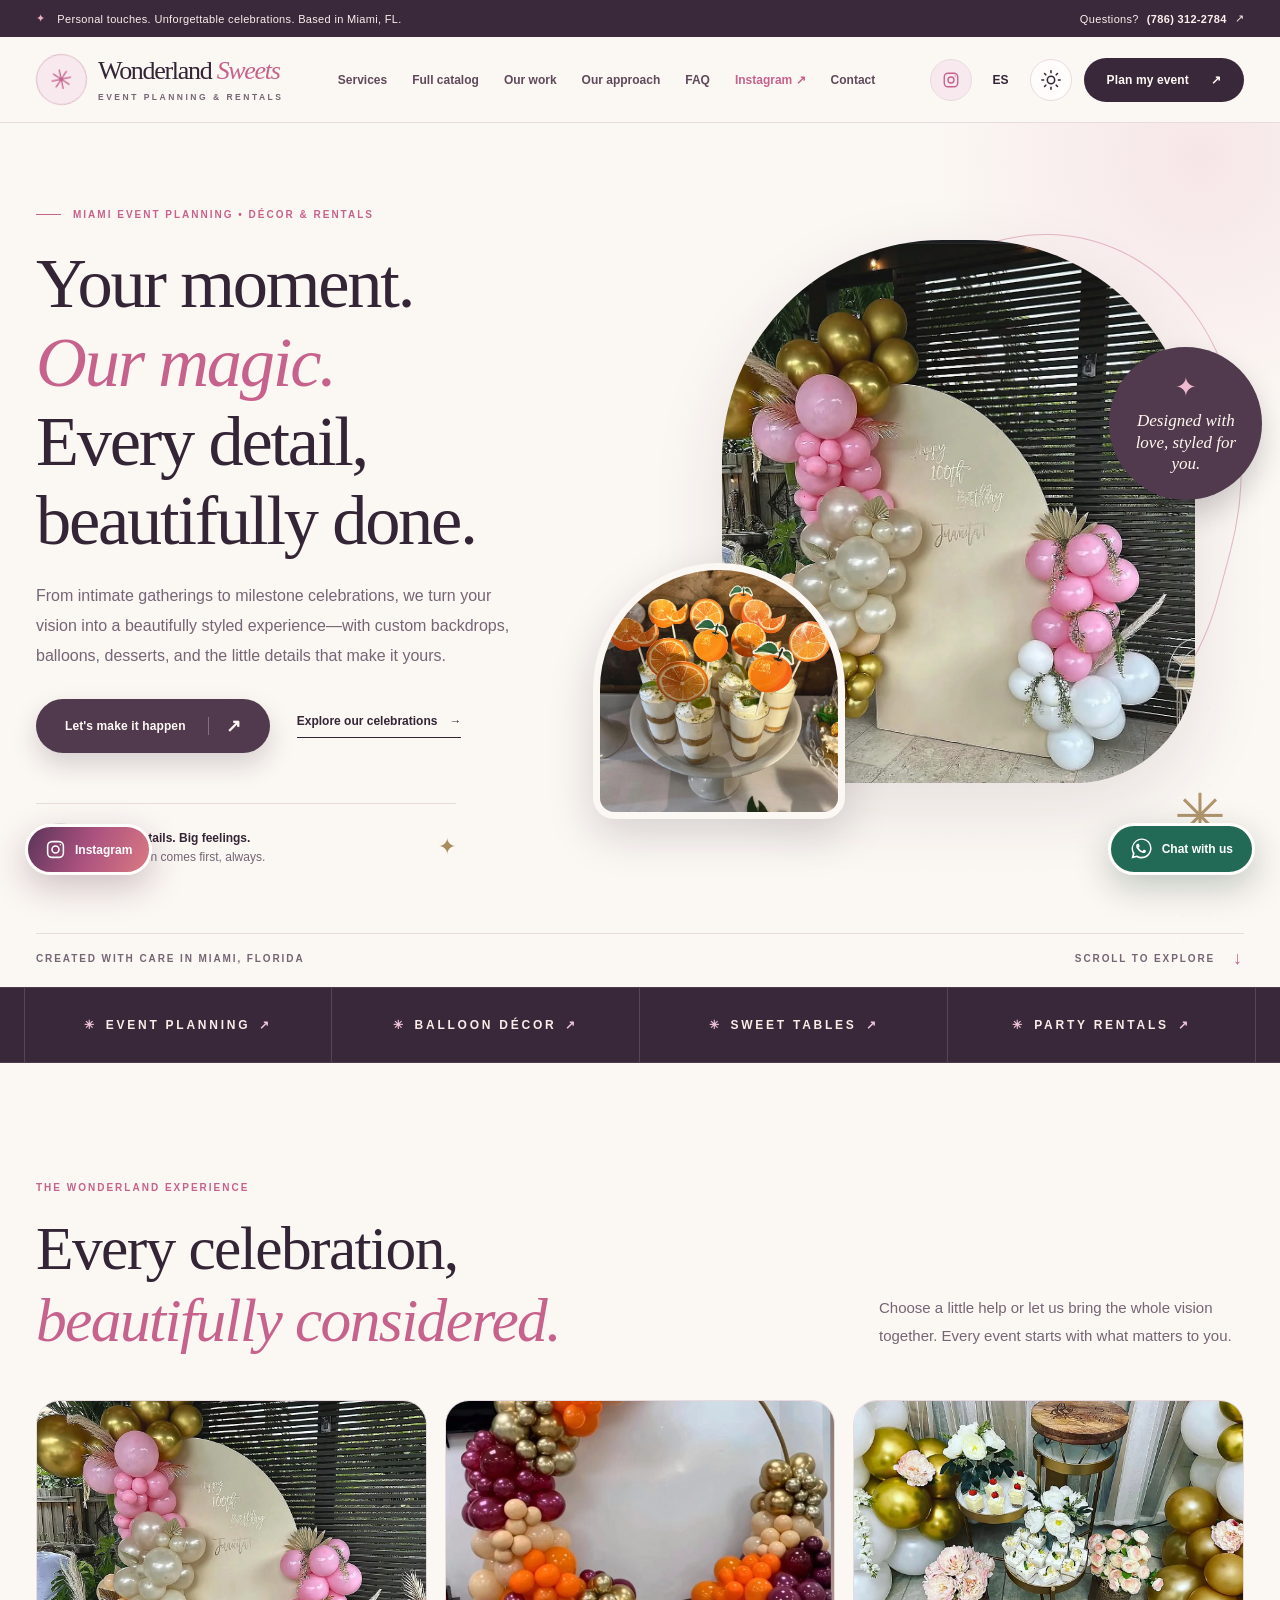
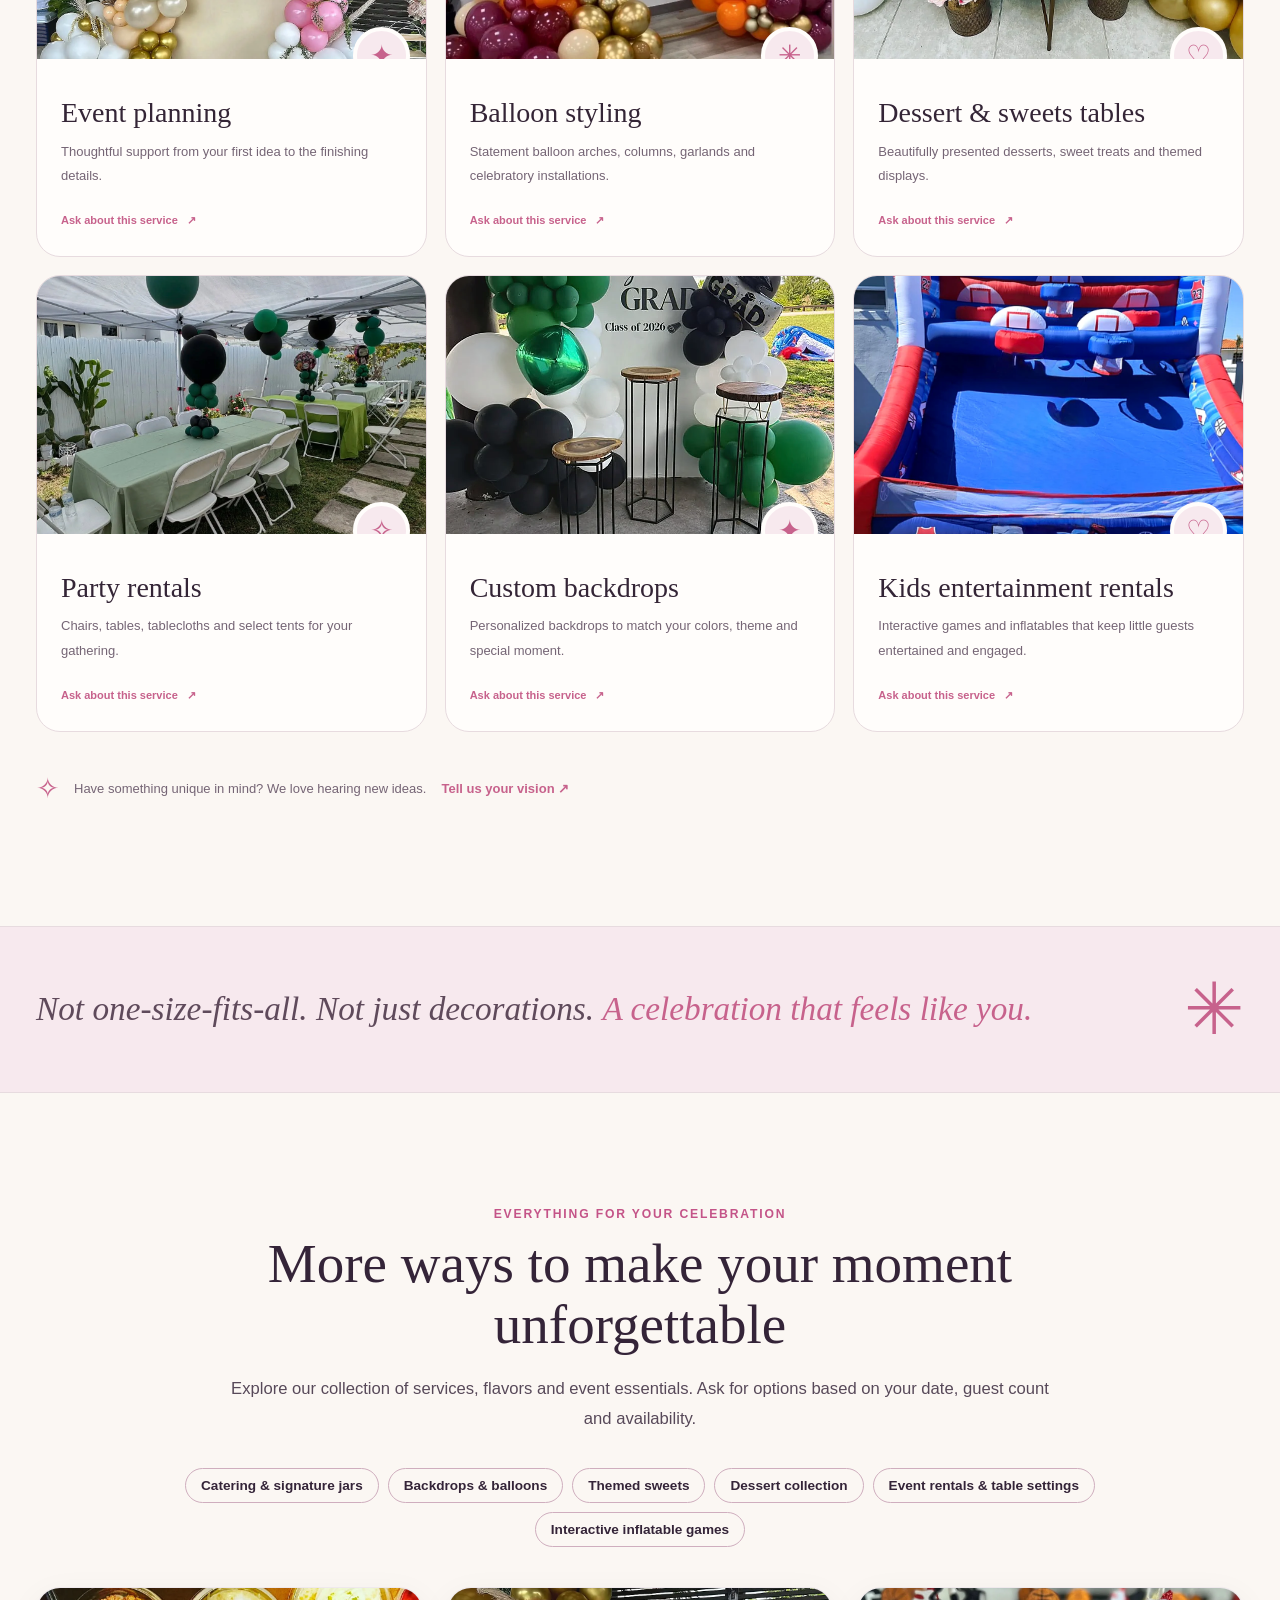
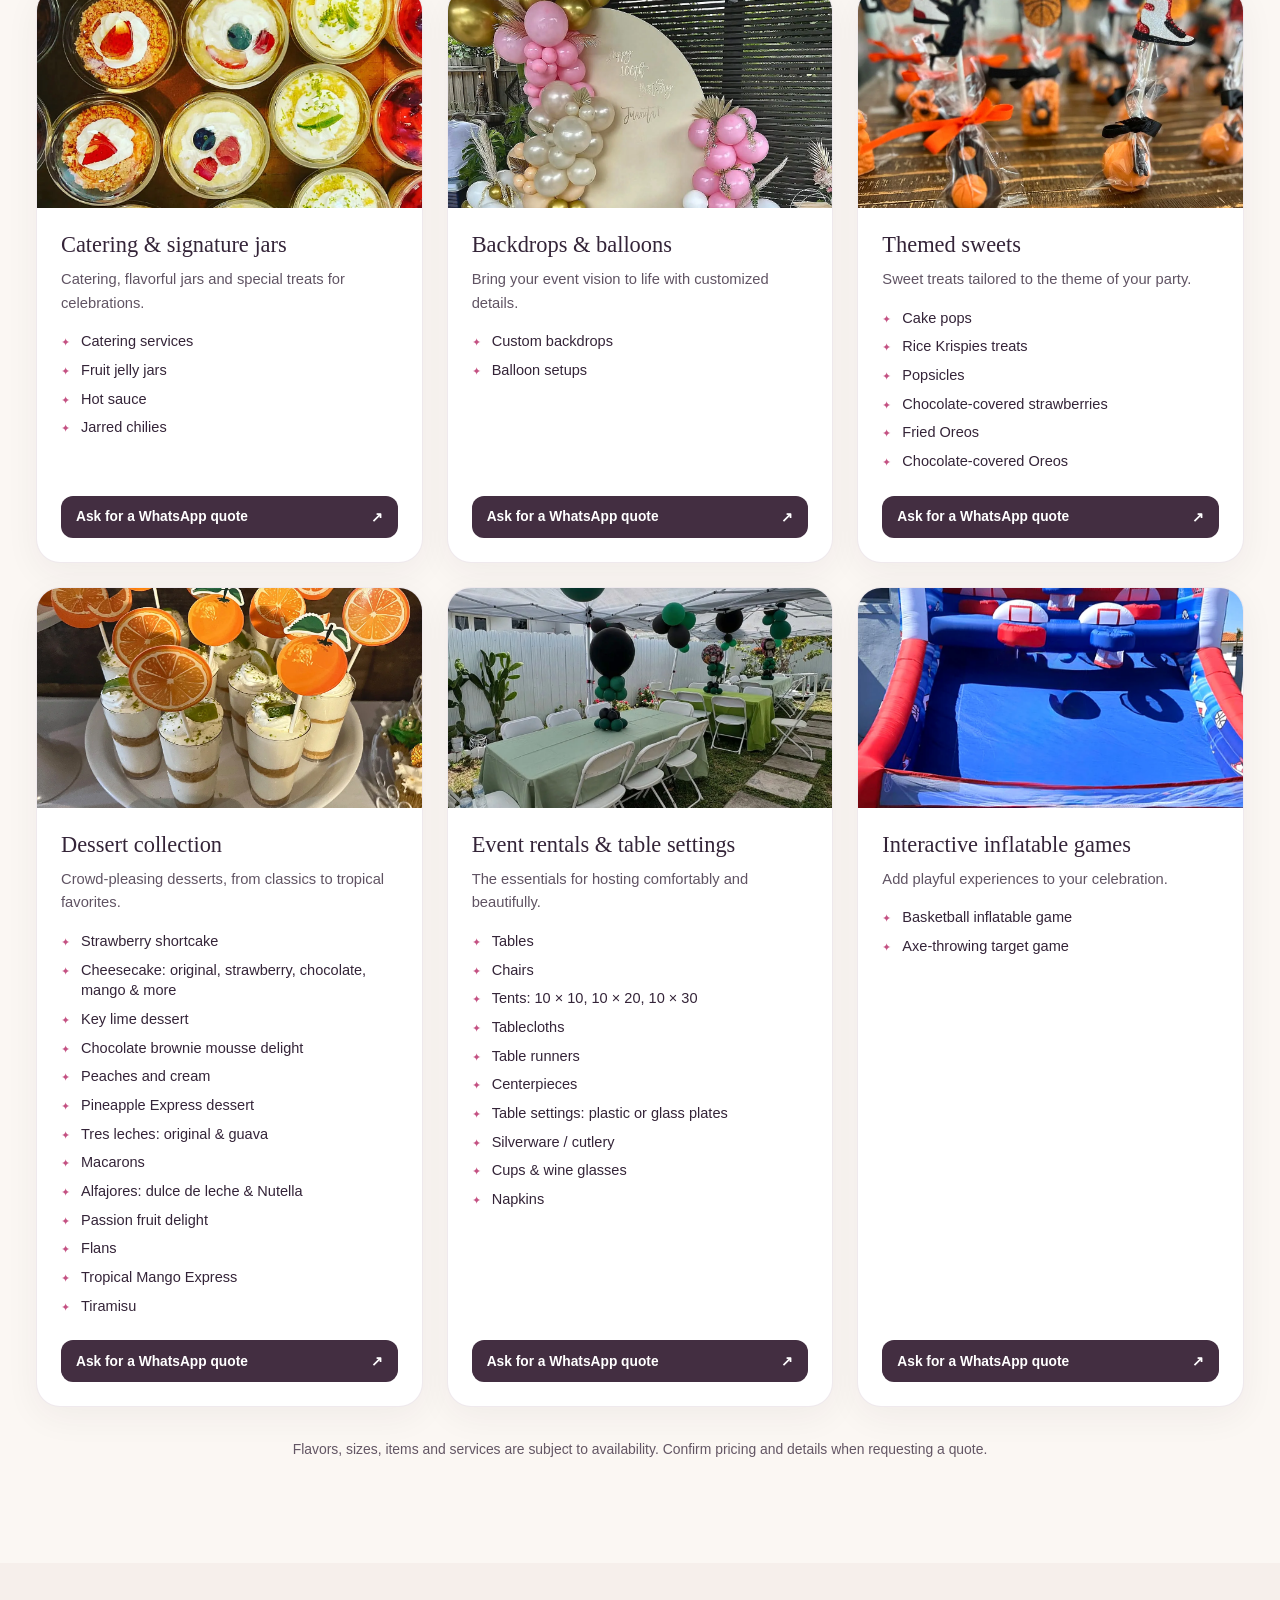
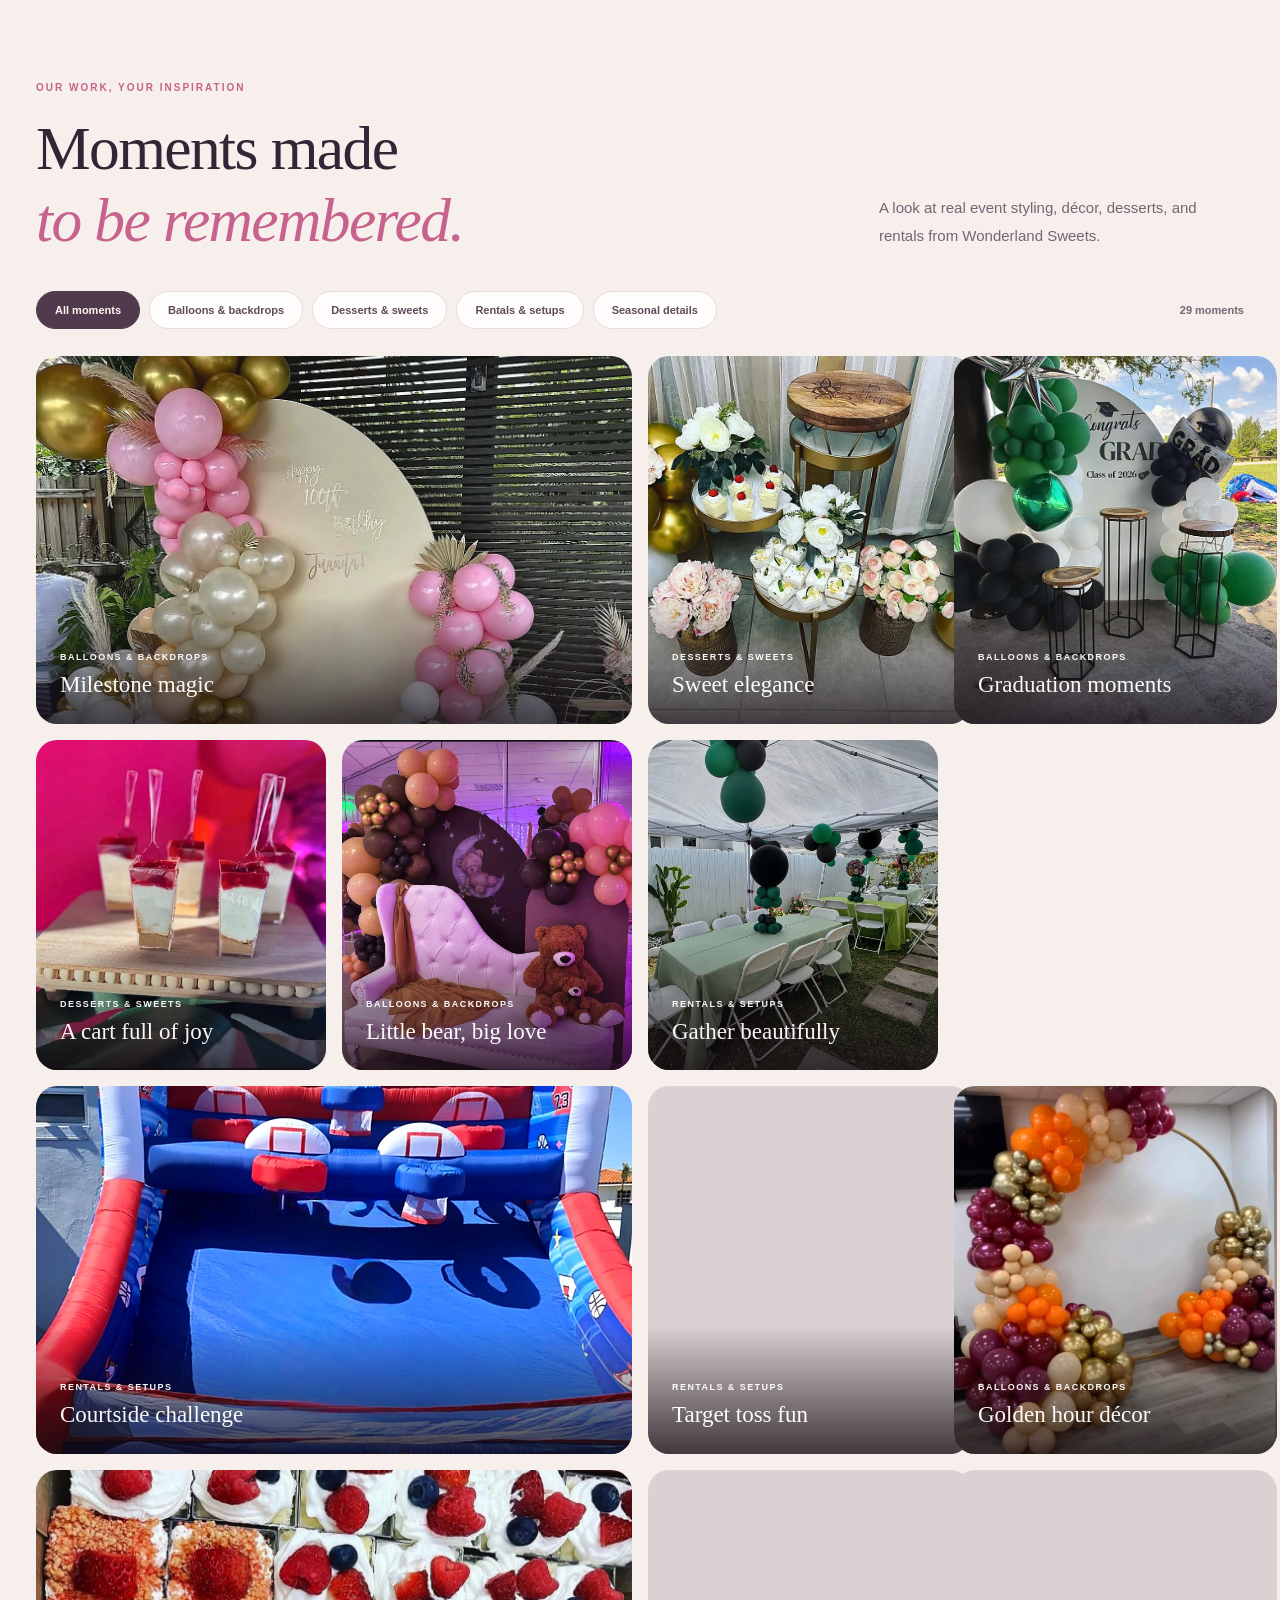
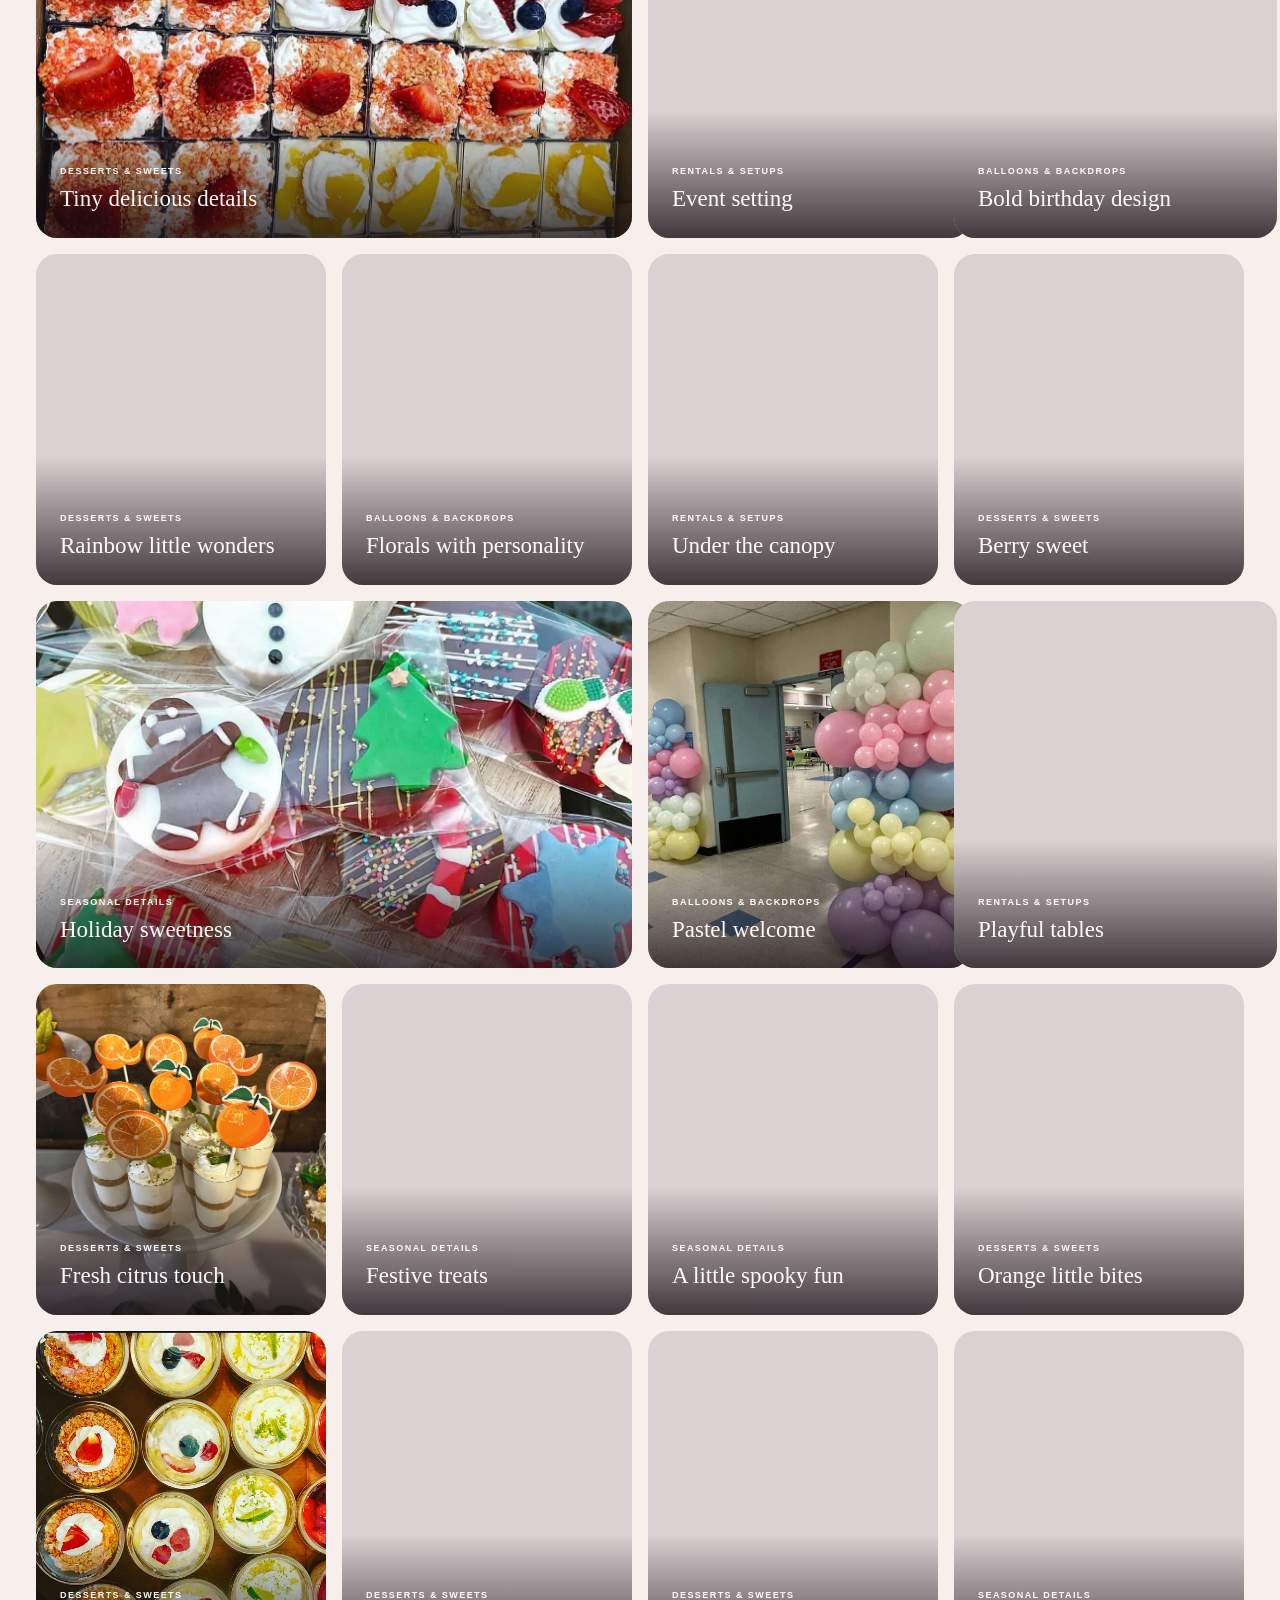
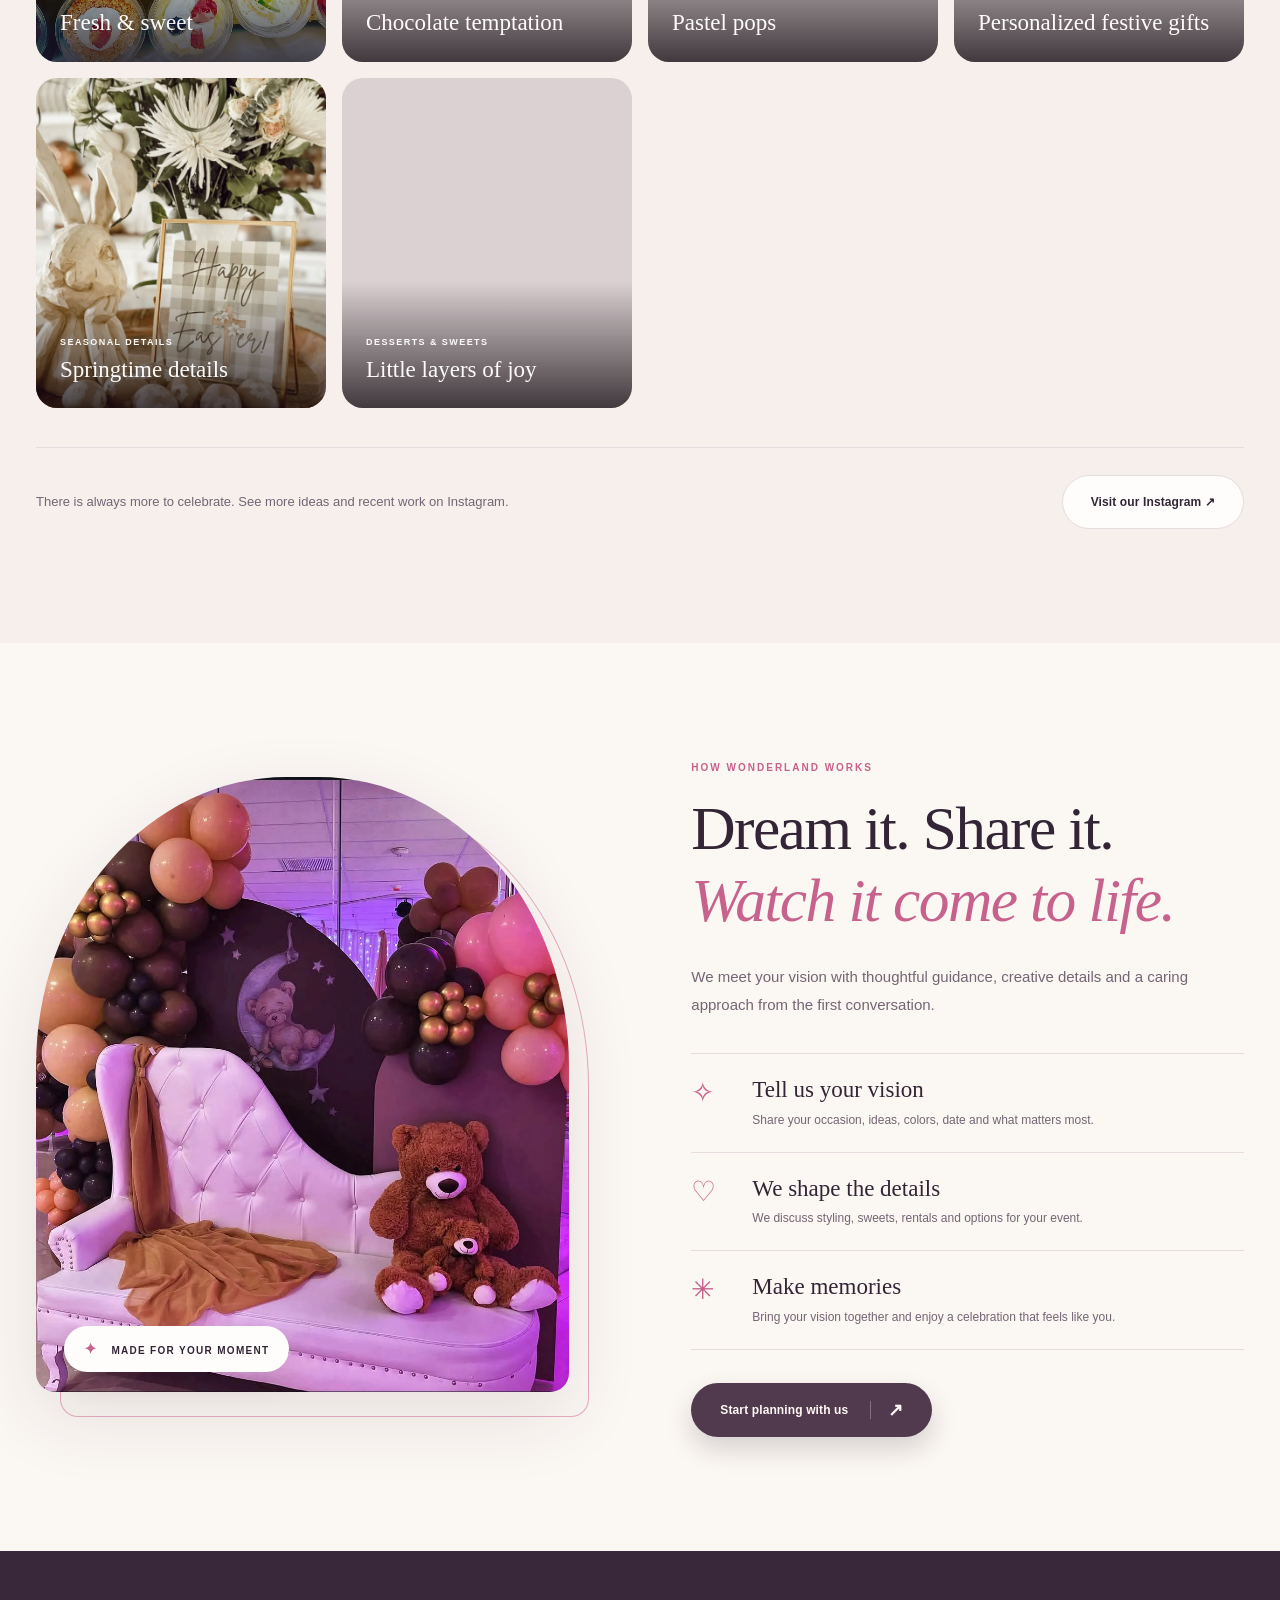
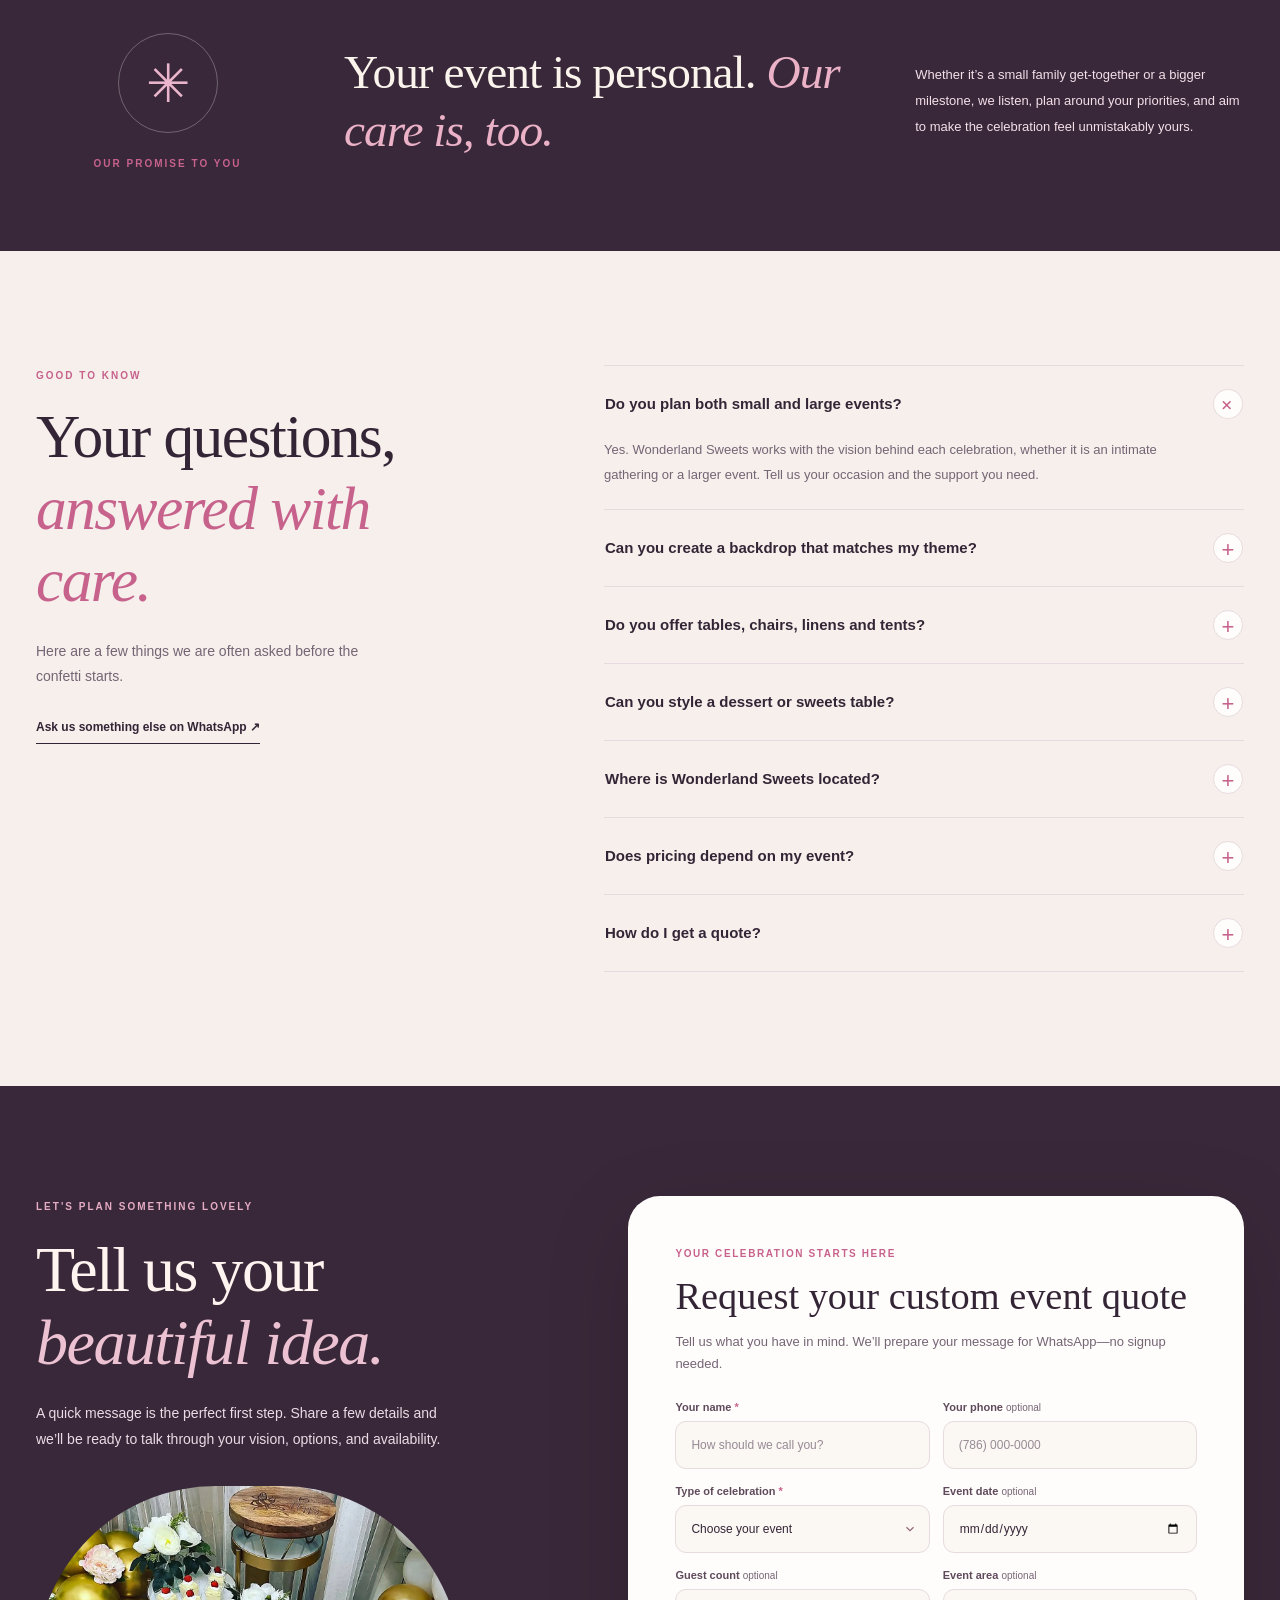
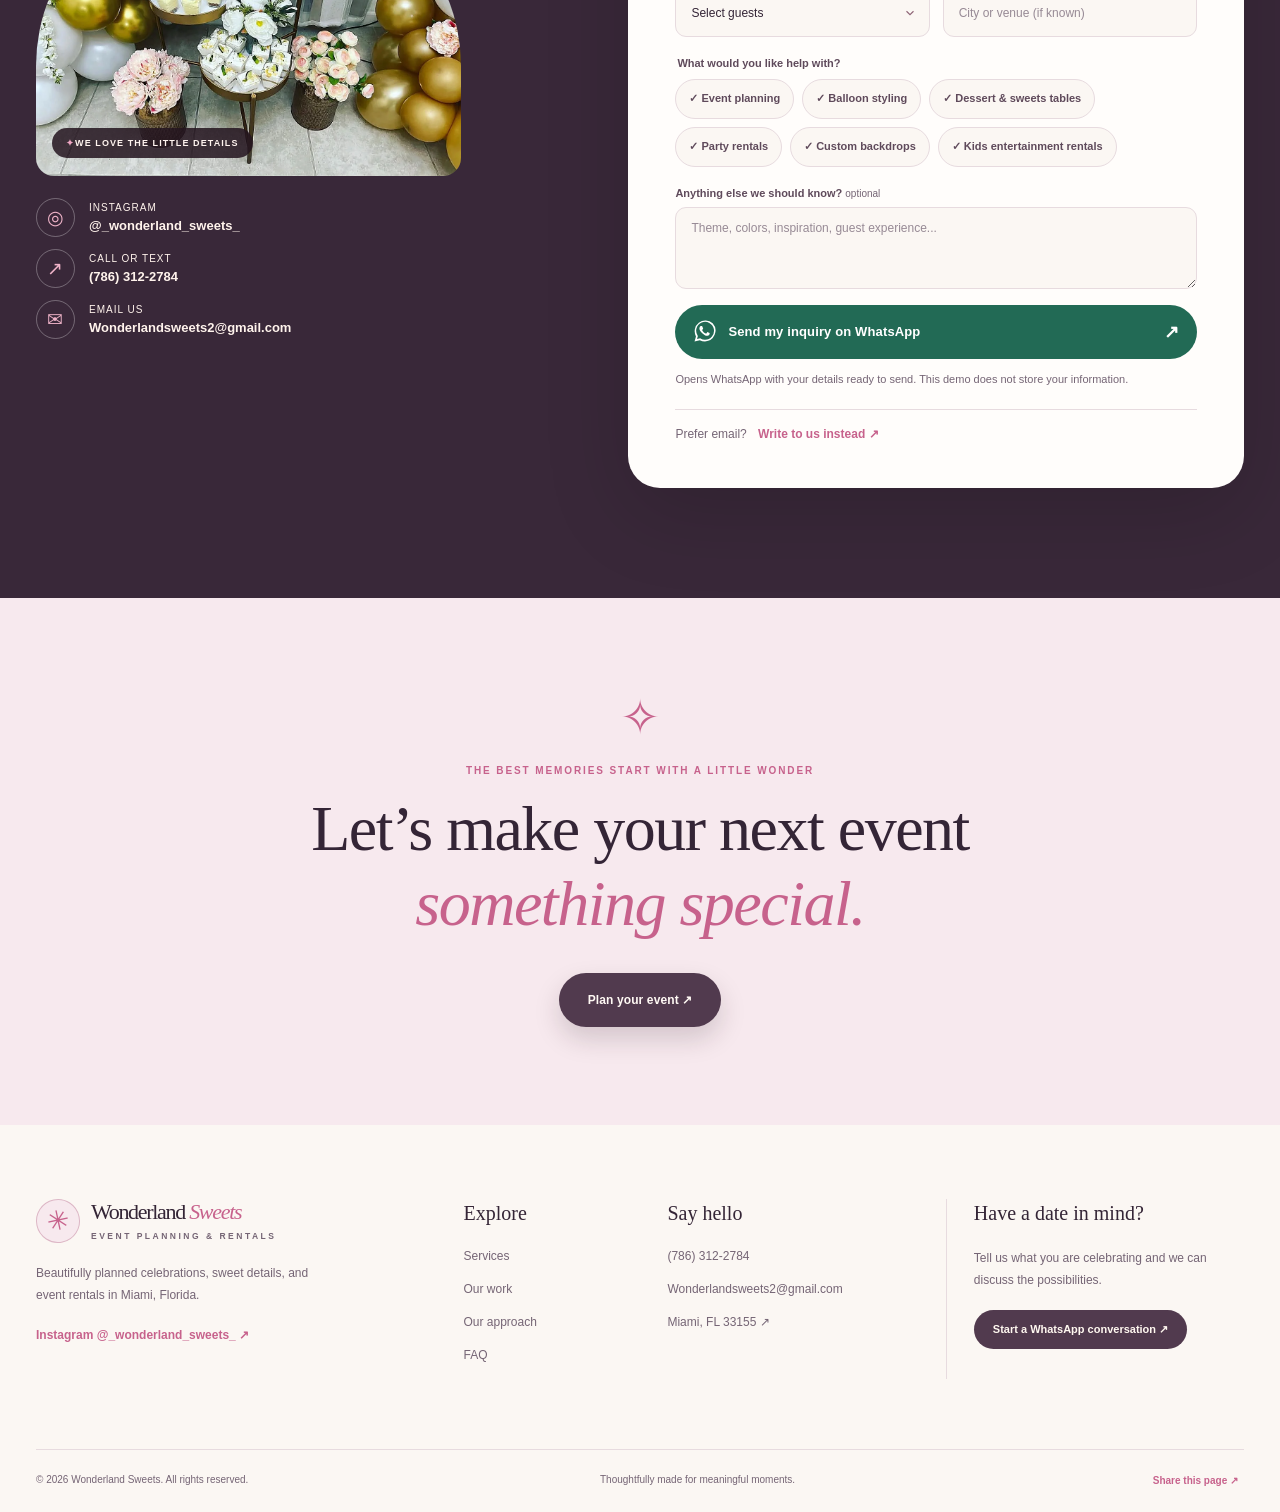
<file: index.html>
<!DOCTYPE html>
<html lang="en" data-theme="light">
<head>
  <meta charset="UTF-8"><meta name="viewport" content="width=device-width,initial-scale=1,viewport-fit=cover"><meta name="theme-color" content="#FBF7F3">
  <title>Event Planning, Balloon Décor & Sweet Tables in Miami | Wonderland Sweets</title><meta name="description" content="Wonderland Sweets plans unforgettable Miami celebrations with custom balloon décor, personalized backdrops, dessert tables, party rentals and thoughtful event styling. Ask for a custom quote.">
  <meta name="robots" content="index,follow,max-image-preview:large"><meta name="author" content="Wonderland Sweets">
  <meta name="geo.region" content="US-FL"><meta name="geo.placename" content="Miami"><meta name="format-detection" content="telephone=no">
  <!-- When a public domain is known, tools/configure_domain.py inserts absolute canonical, hreflang, and OG image URLs. -->
  <meta property="og:type" content="website"><meta property="og:site_name" content="Wonderland Sweets"><meta property="og:locale" content="en_US"><meta property="og:title" content="Wonderland Sweets | A Little Magic for Every Celebration"><meta property="og:description" content="Event planning, custom backdrops, balloon styling, dessert tables & event rentals in Miami, Florida."><meta property="og:image" content="assets/og-wonderland-sweets.jpg"><meta property="og:image:width" content="1200"><meta property="og:image:height" content="630"><meta property="og:image:alt" content="Wonderland Sweets event planning, decor and sweets in Miami">
  <meta name="twitter:card" content="summary_large_image"><meta name="twitter:title" content="Wonderland Sweets | A Little Magic for Every Celebration"><meta name="twitter:description" content="Event planning, custom backdrops, balloon styling, dessert tables & event rentals in Miami, Florida."><meta name="twitter:image" content="assets/og-wonderland-sweets.jpg">
  <link rel="icon" href="assets/favicon.svg" type="image/svg+xml"><link rel="preload" href="assets/photos/pink-gold-100th-birthday-backdrop.webp" as="image" type="image/webp"><link rel="stylesheet" href="styles.css">
  <script id="structured-data" type="application/ld+json">{"@context":"https://schema.org","@graph":[{"@type":["LocalBusiness","ProfessionalService"],"@id":"#wonderland-business","name":"Wonderland Sweets","description":"Wonderland Sweets plans unforgettable Miami celebrations with custom balloon décor, personalized backdrops, dessert tables, party rentals and thoughtful event styling. Ask for a custom quote.","image":"assets/og-wonderland-sweets.jpg","telephone":"+1-786-312-2784","email":"Wonderlandsweets2@gmail.com","address":{"@type":"PostalAddress","addressLocality":"Miami","addressRegion":"FL","postalCode":"33155","addressCountry":"US"},"areaServed":{"@type":"Place","name":"Miami, Florida"},"sameAs":["https://www.instagram.com/_wonderland_sweets_/"],"hasOfferCatalog":{"@type":"OfferCatalog","name":"Event planning and party services","itemListElement":[{"@type":"Offer","itemOffered":{"@type":"Service","name":"Event planning"}},{"@type":"Offer","itemOffered":{"@type":"Service","name":"Balloon styling"}},{"@type":"Offer","itemOffered":{"@type":"Service","name":"Dessert & sweets tables"}},{"@type":"Offer","itemOffered":{"@type":"Service","name":"Party rentals"}},{"@type":"Offer","itemOffered":{"@type":"Service","name":"Custom backdrops"}},{"@type":"Offer","itemOffered":{"@type":"Service","name":"Kids entertainment rentals"}},{"@type":"Offer","itemOffered":{"@type":"Service","name":"Catering services"}},{"@type":"Offer","itemOffered":{"@type":"Service","name":"Fruit jelly jars"}},{"@type":"Offer","itemOffered":{"@type":"Service","name":"Hot sauce"}},{"@type":"Offer","itemOffered":{"@type":"Service","name":"Jarred chilies"}},{"@type":"Offer","itemOffered":{"@type":"Service","name":"Balloon setups"}},{"@type":"Offer","itemOffered":{"@type":"Service","name":"Cake pops"}},{"@type":"Offer","itemOffered":{"@type":"Service","name":"Rice Krispies treats"}},{"@type":"Offer","itemOffered":{"@type":"Service","name":"Popsicles"}},{"@type":"Offer","itemOffered":{"@type":"Service","name":"Chocolate-covered strawberries"}},{"@type":"Offer","itemOffered":{"@type":"Service","name":"Fried Oreos"}},{"@type":"Offer","itemOffered":{"@type":"Service","name":"Chocolate-covered Oreos"}},{"@type":"Offer","itemOffered":{"@type":"Service","name":"Strawberry shortcake"}},{"@type":"Offer","itemOffered":{"@type":"Service","name":"Cheesecake: original, strawberry, chocolate, mango & more"}},{"@type":"Offer","itemOffered":{"@type":"Service","name":"Key lime dessert"}},{"@type":"Offer","itemOffered":{"@type":"Service","name":"Chocolate brownie mousse delight"}},{"@type":"Offer","itemOffered":{"@type":"Service","name":"Peaches and cream"}},{"@type":"Offer","itemOffered":{"@type":"Service","name":"Pineapple Express dessert"}},{"@type":"Offer","itemOffered":{"@type":"Service","name":"Tres leches: original & guava"}},{"@type":"Offer","itemOffered":{"@type":"Service","name":"Macarons"}},{"@type":"Offer","itemOffered":{"@type":"Service","name":"Alfajores: dulce de leche & Nutella"}},{"@type":"Offer","itemOffered":{"@type":"Service","name":"Passion fruit delight"}},{"@type":"Offer","itemOffered":{"@type":"Service","name":"Flans"}},{"@type":"Offer","itemOffered":{"@type":"Service","name":"Tropical Mango Express"}},{"@type":"Offer","itemOffered":{"@type":"Service","name":"Tiramisu"}},{"@type":"Offer","itemOffered":{"@type":"Service","name":"Tables"}},{"@type":"Offer","itemOffered":{"@type":"Service","name":"Chairs"}},{"@type":"Offer","itemOffered":{"@type":"Service","name":"Tents: 10 × 10, 10 × 20, 10 × 30"}},{"@type":"Offer","itemOffered":{"@type":"Service","name":"Tablecloths"}},{"@type":"Offer","itemOffered":{"@type":"Service","name":"Table runners"}},{"@type":"Offer","itemOffered":{"@type":"Service","name":"Centerpieces"}},{"@type":"Offer","itemOffered":{"@type":"Service","name":"Table settings: plastic or glass plates"}},{"@type":"Offer","itemOffered":{"@type":"Service","name":"Silverware / cutlery"}},{"@type":"Offer","itemOffered":{"@type":"Service","name":"Cups & wine glasses"}},{"@type":"Offer","itemOffered":{"@type":"Service","name":"Napkins"}},{"@type":"Offer","itemOffered":{"@type":"Service","name":"Basketball inflatable game"}},{"@type":"Offer","itemOffered":{"@type":"Service","name":"Axe-throwing target game"}}]}},{"@type":"WebPage","@id":"#page","name":"Event Planning, Balloon Décor & Sweet Tables in Miami | Wonderland Sweets","description":"Wonderland Sweets plans unforgettable Miami celebrations with custom balloon décor, personalized backdrops, dessert tables, party rentals and thoughtful event styling. Ask for a custom quote.","inLanguage":"en","about":{"@id":"#wonderland-business"}},{"@type":"FAQPage","@id":"#faq","inLanguage":"en","mainEntity":[{"@type":"Question","name":"Do you plan both small and large events?","acceptedAnswer":{"@type":"Answer","text":"Yes. Wonderland Sweets works with the vision behind each celebration, whether it is an intimate gathering or a larger event. Tell us your occasion and the support you need."}},{"@type":"Question","name":"Can you create a backdrop that matches my theme?","acceptedAnswer":{"@type":"Answer","text":"Custom backdrops and balloon styling are part of our services. Share your colors, theme, ideas and date so we can discuss what is possible for your event."}},{"@type":"Question","name":"Do you offer tables, chairs, linens and tents?","acceptedAnswer":{"@type":"Answer","text":"We offer event rentals including tables, chairs, tablecloths and select tents. Availability depends on the event details, so please contact us with the date and items you need."}},{"@type":"Question","name":"Can you style a dessert or sweets table?","acceptedAnswer":{"@type":"Answer","text":"Yes. Dessert and sweets tables are a core part of Wonderland Sweets. Tell us your celebration theme and the type of presentation you have in mind."}},{"@type":"Question","name":"Where is Wonderland Sweets located?","acceptedAnswer":{"@type":"Answer","text":"We are based in Miami, Florida 33155. Share your event location when you reach out so we can discuss service availability for your area."}},{"@type":"Question","name":"Does pricing depend on my event?","acceptedAnswer":{"@type":"Answer","text":"Each celebration has different needs. Send us the event type, date, location and services you are interested in so we can discuss an appropriate custom quote."}},{"@type":"Question","name":"How do I get a quote?","acceptedAnswer":{"@type":"Answer","text":"Use the form below to tell us your occasion, preferred date, location and services. It prepares a WhatsApp message you can review and send directly to our contact number."}}]}]}</script>
  <script>try{document.documentElement.setAttribute('data-theme',localStorage.getItem('wonderland-theme')==='dark'?'dark':'light')}catch(e){}</script>
</head>
<body data-lang="en" data-root="">
  <a class="skip-link" href="#main">Skip to content</a>
  <div class="microbar"><div class="wrap microbar-inner"><span class="microbar-message"><span aria-hidden="true">✦</span> Personal touches. Unforgettable celebrations. Based in Miami, FL.</span><a class="microbar-call" href="tel:+17863122784">Questions? <b>(786) 312-2784</b> <span aria-hidden="true">↗</span></a></div></div>
  <header class="site-header" id="top"><div class="wrap nav-shell">
    <a class="brand" href="#home" aria-label="Wonderland Sweets - Home"><span class="brand-mark" aria-hidden="true">✳</span><span class="brand-text"><strong>Wonderland <em>Sweets</em></strong><small>EVENT PLANNING & RENTALS</small></span></a>
    <nav class="primary-nav" id="primary-nav" aria-label="Main navigation">
      <a href="#services">Services</a><a href="#offerings">Full catalog</a><a href="#portfolio">Our work</a><a href="#approach">Our approach</a><a href="#faq">FAQ</a><a class="nav-instagram-link" href="https://www.instagram.com/_wonderland_sweets_/" target="_blank" rel="noopener noreferrer">Instagram ↗</a><a href="#contact">Contact</a>
      <div class="nav-mobile-only"><a href="es/index.html" lang="es">Ver en español</a></div>
    </nav>
    <div class="nav-actions">
      <a class="instagram-quick-link" href="https://www.instagram.com/_wonderland_sweets_/" target="_blank" rel="noopener noreferrer" title="See our real events on Instagram" aria-label="See Wonderland Sweets on Instagram"><svg viewBox="0 0 24 24" width="18" height="18" fill="none" stroke="currentColor" stroke-width="1.8" stroke-linecap="round" stroke-linejoin="round" aria-hidden="true"><rect x="3" y="3" width="18" height="18" rx="5"/><circle cx="12" cy="12" r="4"/><circle cx="17.5" cy="6.5" r=".8" fill="currentColor" stroke="none"/></svg></a>
      <a class="language-link" href="es/index.html" lang="es" title="Ver en español">ES</a>
      <button class="theme-toggle" type="button" data-theme-toggle aria-label="Switch between light and dark theme" aria-pressed="false" title="Switch between light and dark theme">
        <svg class="icon icon-sun" viewBox="0 0 24 24" fill="none" stroke="currentColor" stroke-width="1.7" stroke-linecap="round" stroke-linejoin="round" aria-hidden="true"><circle cx="12" cy="12" r="4"/><path d="M12 2v2m0 16v2M4.93 4.93l1.41 1.41m11.32 11.32 1.41 1.41M2 12h2m16 0h2M4.93 19.07l1.41-1.41M17.66 6.34l1.41-1.41"/></svg>
        <svg class="icon icon-moon" viewBox="0 0 24 24" fill="none" stroke="currentColor" stroke-width="1.8" stroke-linecap="round" stroke-linejoin="round" aria-hidden="true"><path d="M21 14.2A9 9 0 0 1 9.8 3a9 9 0 1 0 11.2 11.2Z"/></svg>
      </button>
      <a class="button button-small nav-cta" href="#contact"><span>Plan my event</span><span aria-hidden="true">↗</span></a>
      <button class="mobile-menu" type="button" aria-label="Open navigation menu" aria-controls="primary-nav" aria-expanded="false"><span></span><span></span></button>
    </div>
  </div></header>
  <main id="main">
    <section id="home" class="hero section-light"><div class="hero-noise" aria-hidden="true"></div><div class="wrap hero-layout">
      <div class="hero-copy" data-reveal>
        <div class="eyebrow"><span class="eyebrow-line"></span>MIAMI EVENT PLANNING • DÉCOR & RENTALS</div>
        <h1>Your moment. <span class="hero-accent">Our magic.</span> Every detail, beautifully done.</h1>
        <p class="hero-lead">From intimate gatherings to milestone celebrations, we turn your vision into a beautifully styled experience—with custom backdrops, balloons, desserts, and the little details that make it yours.</p>
        <div class="hero-actions"><a class="button button-main" href="#contact">Let's make it happen <span class="button-arrow">↗</span></a><a class="button-text" href="#portfolio">Explore our celebrations <span aria-hidden="true">→</span></a></div>
        <div class="hero-proof"><span class="proof-icon" aria-hidden="true">♡</span><p><strong>Small details. Big feelings.</strong><small>Your vision comes first, always.</small></p><span class="proof-decor" aria-hidden="true">✦</span></div>
      </div>
      <div class="hero-art" data-reveal>
        <div class="hero-main-photo image-sculpt"><img src="assets/photos/pink-gold-100th-birthday-backdrop.webp" width="1206" height="1213" alt="Elegant pink, white and gold balloon backdrop for a milestone birthday celebration" fetchpriority="high" decoding="async"></div>
        <div class="hero-secondary-photo image-sculpt"><img src="assets/photos/citrus-dessert-cups.webp" alt="Fresh Citrus Touch lime dessert cups with orange toppers" width="1312" height="1750" loading="eager" decoding="async"></div>
        <div class="hero-float"><span aria-hidden="true">✦</span><p>Designed with love, styled for you.</p></div>
        <span class="hero-drawn-circle" aria-hidden="true"></span><span class="hero-drawn-star" aria-hidden="true">✳</span>
      </div>
    </div><div class="hero-bottom-line wrap"><span>CREATED WITH CARE IN MIAMI, FLORIDA</span><span class="scroll-cue">SCROLL TO EXPLORE <span aria-hidden="true">↓</span></span></div></section>

    <nav class="brand-ribbon" aria-label="Our services">
  <div class="ribbon-track wrap">
    <a class="ribbon-link" href="#event-planning"><span class="ribbon-sparkle" aria-hidden="true">✳</span><span class="ribbon-label">Event planning</span><span class="ribbon-arrow" aria-hidden="true">↗</span></a>
    <a class="ribbon-link" href="#balloon-styling"><span class="ribbon-sparkle" aria-hidden="true">✳</span><span class="ribbon-label">Balloon décor</span><span class="ribbon-arrow" aria-hidden="true">↗</span></a>
    <a class="ribbon-link" href="#dessert-tables"><span class="ribbon-sparkle" aria-hidden="true">✳</span><span class="ribbon-label">Sweet tables</span><span class="ribbon-arrow" aria-hidden="true">↗</span></a>
    <a class="ribbon-link" href="#party-rentals"><span class="ribbon-sparkle" aria-hidden="true">✳</span><span class="ribbon-label">Party rentals</span><span class="ribbon-arrow" aria-hidden="true">↗</span></a>
  </div>
</nav>

    <section id="services" class="section block-services"><div class="wrap">
      <div class="section-heading" data-reveal><div><span class="section-label">THE WONDERLAND EXPERIENCE</span><h2>Every celebration,<br><em>beautifully considered.</em></h2></div><p>Choose a little help or let us bring the whole vision together. Every event starts with what matters to you.</p></div>
      <div class="service-grid">
        <a class="service-card service-card-1" id="event-planning" href="#contact" data-select-service="Event planning" data-reveal><div class="service-visual"><img src="assets/photos/pink-gold-100th-birthday-backdrop.webp" loading="lazy" decoding="async" alt="Custom event planning with pink, gold and white balloon decoration" width="1000" height="1000"><span class="service-floating-symbol" aria-hidden="true">✦</span></div><div class="service-card-content"><span class="service-card-count"></span><h3>Event planning</h3><p>Thoughtful support from your first idea to the finishing details.</p><span class="service-learn">Ask about this service <span aria-hidden="true">↗</span></span></div></a><a class="service-card service-card-2" id="balloon-styling" href="#contact" data-select-service="Balloon styling" data-reveal><div class="service-visual"><img src="assets/photos/fall-balloon-hoop.webp" loading="lazy" decoding="async" alt="A large decorated hoop with orange, gold, plum and cream balloon clusters" width="1000" height="1000"><span class="service-floating-symbol" aria-hidden="true">✳</span></div><div class="service-card-content"><span class="service-card-count"></span><h3>Balloon styling</h3><p>Statement balloon arches, columns, garlands and celebratory installations.</p><span class="service-learn">Ask about this service <span aria-hidden="true">↗</span></span></div></a><a class="service-card service-card-3" id="dessert-tables" href="#contact" data-select-service="Dessert & sweets tables" data-reveal><div class="service-visual"><img src="assets/photos/white-gold-dessert-setup.webp" loading="lazy" decoding="async" alt="Styled white and gold dessert display with flowers and elegant tables" width="1000" height="1000"><span class="service-floating-symbol" aria-hidden="true">♡</span></div><div class="service-card-content"><span class="service-card-count"></span><h3>Dessert & sweets tables</h3><p>Beautifully presented desserts, sweet treats and themed displays.</p><span class="service-learn">Ask about this service <span aria-hidden="true">↗</span></span></div></a><a class="service-card service-card-4" id="party-rentals" href="#contact" data-select-service="Party rentals" data-reveal><div class="service-visual"><img src="assets/photos/green-tent-rentals.webp" loading="lazy" decoding="async" alt="Tented outdoor event with tables, green linens and white folding chairs" width="1000" height="1000"><span class="service-floating-symbol" aria-hidden="true">✧</span></div><div class="service-card-content"><span class="service-card-count"></span><h3>Party rentals</h3><p>Chairs, tables, tablecloths and select tents for your gathering.</p><span class="service-learn">Ask about this service <span aria-hidden="true">↗</span></span></div></a><a class="service-card service-card-5" href="#contact" data-select-service="Custom backdrops" data-reveal><div class="service-visual"><img src="assets/photos/graduation-green-white-balloon-stage.webp" loading="lazy" decoding="async" alt="Custom backdrop with green black and white balloons for graduation" width="1000" height="1000"><span class="service-floating-symbol" aria-hidden="true">✦</span></div><div class="service-card-content"><span class="service-card-count"></span><h3>Custom backdrops</h3><p>Personalized backdrops to match your colors, theme and special moment.</p><span class="service-learn">Ask about this service <span aria-hidden="true">↗</span></span></div></a><a class="service-card service-card-6" href="#contact" data-select-service="Kids entertainment rentals" data-reveal><div class="service-visual"><img src="assets/photos/basketball-inflatable-rental.webp" loading="lazy" decoding="async" alt="Basketball themed inflatable rental with multiple hoops for party entertainment" width="1000" height="1000"><span class="service-floating-symbol" aria-hidden="true">♡</span></div><div class="service-card-content"><span class="service-card-count"></span><h3>Kids entertainment rentals</h3><p>Interactive games and inflatables that keep little guests entertained and engaged.</p><span class="service-learn">Ask about this service <span aria-hidden="true">↗</span></span></div></a>
      </div>
      <div class="service-note" data-reveal><span aria-hidden="true">✧</span><span>Have something unique in mind? We love hearing new ideas.</span><a href="#contact">Tell us your vision ↗</a></div>
    </div></section>

    <section class="marquee-quote"><div class="wrap"><p>Not one-size-fits-all. Not just decorations. <strong>A celebration that feels like you.</strong> </p><span aria-hidden="true">✳</span></div></section>

    <section id="offerings" class="offerings-section" aria-labelledby="offerings-heading"><div class="wrap"><div class="offerings-intro"><p class="offer-eyebrow">EVERYTHING FOR YOUR CELEBRATION</p><h2 id="offerings-heading">More ways to make your moment unforgettable</h2><p>Explore our collection of services, flavors and event essentials. Ask for options based on your date, guest count and availability.</p></div><div class="offerings-jump" aria-label="Catalog categories"><a href="#offer-catering">Catering &amp; signature jars</a><a href="#offer-decor">Backdrops &amp; balloons</a><a href="#offer-sweets">Themed sweets</a><a href="#offer-desserts">Dessert collection</a><a href="#offer-rentals">Event rentals &amp; table settings</a><a href="#offer-inflatables">Interactive inflatable games</a></div><div class="offerings-grid"><article class="offer-card" id="offer-catering"><div class="offer-card-photo"><img src="assets/photos/fruit-dessert-cups.webp" loading="lazy" decoding="async" alt="Catering &amp; signature jars"></div><div class="offer-card-content"><h3>Catering &amp; signature jars</h3><p>Catering, flavorful jars and special treats for celebrations.</p><ul><li>Catering services</li><li>Fruit jelly jars</li><li>Hot sauce</li><li>Jarred chilies</li></ul><a class="offer-cta" href="https://wa.me/17863122784?text=Hi%20Wonderland%20Sweets%2C%20I%20would%20like%20a%20quote%20for%3A%20Catering%20%26%20signature%20jars." target="_blank" rel="noopener noreferrer">Ask for a WhatsApp quote <span aria-hidden="true">↗</span></a></div></article><article class="offer-card" id="offer-decor"><div class="offer-card-photo"><img src="assets/photos/pink-gold-100th-birthday-backdrop.webp" loading="lazy" decoding="async" alt="Backdrops &amp; balloons"></div><div class="offer-card-content"><h3>Backdrops &amp; balloons</h3><p>Bring your event vision to life with customized details.</p><ul><li>Custom backdrops</li><li>Balloon setups</li></ul><a class="offer-cta" href="https://wa.me/17863122784?text=Hi%20Wonderland%20Sweets%2C%20I%20would%20like%20a%20quote%20for%3A%20Backdrops%20%26%20balloons." target="_blank" rel="noopener noreferrer">Ask for a WhatsApp quote <span aria-hidden="true">↗</span></a></div></article><article class="offer-card" id="offer-sweets"><div class="offer-card-photo"><img src="assets/photos/basketball-cakepops.webp" loading="lazy" decoding="async" alt="Themed sweets"></div><div class="offer-card-content"><h3>Themed sweets</h3><p>Sweet treats tailored to the theme of your party.</p><ul><li>Cake pops</li><li>Rice Krispies treats</li><li>Popsicles</li><li>Chocolate-covered strawberries</li><li>Fried Oreos</li><li>Chocolate-covered Oreos</li></ul><a class="offer-cta" href="https://wa.me/17863122784?text=Hi%20Wonderland%20Sweets%2C%20I%20would%20like%20a%20quote%20for%3A%20Themed%20sweets." target="_blank" rel="noopener noreferrer">Ask for a WhatsApp quote <span aria-hidden="true">↗</span></a></div></article><article class="offer-card" id="offer-desserts"><div class="offer-card-photo"><img src="assets/photos/citrus-dessert-cups.webp" loading="lazy" decoding="async" alt="Dessert collection"></div><div class="offer-card-content"><h3>Dessert collection</h3><p>Crowd-pleasing desserts, from classics to tropical favorites.</p><ul><li>Strawberry shortcake</li><li>Cheesecake: original, strawberry, chocolate, mango &amp; more</li><li>Key lime dessert</li><li>Chocolate brownie mousse delight</li><li>Peaches and cream</li><li>Pineapple Express dessert</li><li>Tres leches: original &amp; guava</li><li>Macarons</li><li>Alfajores: dulce de leche &amp; Nutella</li><li>Passion fruit delight</li><li>Flans</li><li>Tropical Mango Express</li><li>Tiramisu</li></ul><a class="offer-cta" href="https://wa.me/17863122784?text=Hi%20Wonderland%20Sweets%2C%20I%20would%20like%20a%20quote%20for%3A%20Dessert%20collection." target="_blank" rel="noopener noreferrer">Ask for a WhatsApp quote <span aria-hidden="true">↗</span></a></div></article><article class="offer-card" id="offer-rentals"><div class="offer-card-photo"><img src="assets/photos/green-tent-rentals.webp" loading="lazy" decoding="async" alt="Event rentals &amp; table settings"></div><div class="offer-card-content"><h3>Event rentals &amp; table settings</h3><p>The essentials for hosting comfortably and beautifully.</p><ul><li>Tables</li><li>Chairs</li><li>Tents: 10 × 10, 10 × 20, 10 × 30</li><li>Tablecloths</li><li>Table runners</li><li>Centerpieces</li><li>Table settings: plastic or glass plates</li><li>Silverware / cutlery</li><li>Cups &amp; wine glasses</li><li>Napkins</li></ul><a class="offer-cta" href="https://wa.me/17863122784?text=Hi%20Wonderland%20Sweets%2C%20I%20would%20like%20a%20quote%20for%3A%20Event%20rentals%20%26%20table%20settings." target="_blank" rel="noopener noreferrer">Ask for a WhatsApp quote <span aria-hidden="true">↗</span></a></div></article><article class="offer-card" id="offer-inflatables"><div class="offer-card-photo"><img src="assets/photos/basketball-inflatable-rental.webp" loading="lazy" decoding="async" alt="Interactive inflatable games"></div><div class="offer-card-content"><h3>Interactive inflatable games</h3><p>Add playful experiences to your celebration.</p><ul><li>Basketball inflatable game</li><li>Axe-throwing target game</li></ul><a class="offer-cta" href="https://wa.me/17863122784?text=Hi%20Wonderland%20Sweets%2C%20I%20would%20like%20a%20quote%20for%3A%20Interactive%20inflatable%20games." target="_blank" rel="noopener noreferrer">Ask for a WhatsApp quote <span aria-hidden="true">↗</span></a></div></article></div><p class="offer-note">Flavors, sizes, items and services are subject to availability. Confirm pricing and details when requesting a quote.</p></div></section>
<section id="portfolio" class="section section-portfolio"><div class="wrap">
      <div class="section-heading portfolio-heading" data-reveal><div><span class="section-label">OUR WORK, YOUR INSPIRATION</span><h2>Moments made<br><em>to be remembered.</em></h2></div><p>A look at real event styling, décor, desserts, and rentals from Wonderland Sweets.</p></div>
      <div class="gallery-controls" data-reveal role="group" aria-label="Filter event gallery"><button type="button" class="filter-pill is-active" data-filter="all" aria-pressed="true">All moments</button><button type="button" class="filter-pill" data-filter="decor" aria-pressed="false">Balloons & backdrops</button><button type="button" class="filter-pill" data-filter="sweets" aria-pressed="false">Desserts & sweets</button><button type="button" class="filter-pill" data-filter="rentals" aria-pressed="false">Rentals & setups</button><button type="button" class="filter-pill" data-filter="seasonal" aria-pressed="false">Seasonal details</button><span class="gallery-count" id="gallery-count" aria-live="polite"></span></div>
      <div class="portfolio-grid" id="portfolio-grid">
        <button class="portfolio-card portfolio-featured" type="button" data-category="decor" data-full="assets/photos/pink-gold-100th-birthday-backdrop.webp" data-caption="Milestone magic" data-alt="Elegant 100th birthday balloons in white, blush and gold" aria-label="Open photo: Milestone magic" data-reveal><img src="assets/photos/pink-gold-100th-birthday-backdrop.webp" loading="lazy" decoding="async" alt="Elegant 100th birthday balloons in white, blush and gold"><span class="portfolio-shade"><small>BALLOONS & BACKDROPS</small><strong>Milestone magic</strong></span><span class="portfolio-zoom" aria-hidden="true">↗</span></button><button class="portfolio-card " type="button" data-category="sweets" data-full="assets/photos/white-gold-dessert-setup.webp" data-caption="Sweet elegance" data-alt="White and gold decorated dessert table and flowers" aria-label="Open photo: Sweet elegance" data-reveal><img src="assets/photos/white-gold-dessert-setup.webp" loading="lazy" decoding="async" alt="White and gold decorated dessert table and flowers"><span class="portfolio-shade"><small>DESSERTS & SWEETS</small><strong>Sweet elegance</strong></span><span class="portfolio-zoom" aria-hidden="true">↗</span></button><button class="portfolio-card " type="button" data-category="decor" data-full="assets/photos/graduation-green-white-balloon-stage.webp" data-caption="Graduation moments" data-alt="Green white black balloons around class of 2026 graduation sign" aria-label="Open photo: Graduation moments" data-reveal><img src="assets/photos/graduation-green-white-balloon-stage.webp" loading="lazy" decoding="async" alt="Green white black balloons around class of 2026 graduation sign"><span class="portfolio-shade"><small>BALLOONS & BACKDROPS</small><strong>Graduation moments</strong></span><span class="portfolio-zoom" aria-hidden="true">↗</span></button><button class="portfolio-card " type="button" data-category="sweets" data-full="assets/photos/candy-cart-display.webp" data-caption="A cart full of joy" data-alt="Dessert display cart with pastel balloons and refreshments" aria-label="Open photo: A cart full of joy" data-reveal><img src="assets/photos/candy-cart-display.webp" loading="lazy" decoding="async" alt="Dessert display cart with pastel balloons and refreshments"><span class="portfolio-shade"><small>DESSERTS & SWEETS</small><strong>A cart full of joy</strong></span><span class="portfolio-zoom" aria-hidden="true">↗</span></button><button class="portfolio-card " type="button" data-category="decor" data-full="assets/photos/teddy-bear-baby-shower-backdrop.webp" data-caption="Little bear, big love" data-alt="Teddy bear themed celebration with plush bears, sofa and balloons" aria-label="Open photo: Little bear, big love" data-reveal><img src="assets/photos/teddy-bear-baby-shower-backdrop.webp" loading="lazy" decoding="async" alt="Teddy bear themed celebration with plush bears, sofa and balloons"><span class="portfolio-shade"><small>BALLOONS & BACKDROPS</small><strong>Little bear, big love</strong></span><span class="portfolio-zoom" aria-hidden="true">↗</span></button><button class="portfolio-card " type="button" data-category="rentals" data-full="assets/photos/green-tent-rentals.webp" data-caption="Gather beautifully" data-alt="Outdoor tent rental with tables chairs and green linens" aria-label="Open photo: Gather beautifully" data-reveal><img src="assets/photos/green-tent-rentals.webp" loading="lazy" decoding="async" alt="Outdoor tent rental with tables chairs and green linens"><span class="portfolio-shade"><small>RENTALS & SETUPS</small><strong>Gather beautifully</strong></span><span class="portfolio-zoom" aria-hidden="true">↗</span></button><button class="portfolio-card portfolio-featured" type="button" data-category="rentals" data-full="assets/photos/basketball-inflatable-rental.webp" data-caption="Courtside challenge" data-alt="Basketball themed inflatable rental with multiple hoops for parties and events" aria-label="Open photo: Courtside challenge" data-reveal><img src="assets/photos/basketball-inflatable-rental.webp" loading="lazy" decoding="async" alt="Basketball themed inflatable rental with multiple hoops for parties and events"><span class="portfolio-shade"><small>RENTALS & SETUPS</small><strong>Courtside challenge</strong></span><span class="portfolio-zoom" aria-hidden="true">↗</span></button><button class="portfolio-card " type="button" data-category="rentals" data-full="assets/photos/axe-throwing-target-rental.webp" data-caption="Target toss fun" data-alt="Inflatable target toss rental with foam axes for parties and events" aria-label="Open photo: Target toss fun" data-reveal><img src="assets/photos/axe-throwing-target-rental.webp" loading="lazy" decoding="async" alt="Inflatable target toss rental with foam axes for parties and events"><span class="portfolio-shade"><small>RENTALS & SETUPS</small><strong>Target toss fun</strong></span><span class="portfolio-zoom" aria-hidden="true">↗</span></button><button class="portfolio-card " type="button" data-category="decor" data-full="assets/photos/fall-balloon-hoop.webp" data-caption="Golden hour décor" data-alt="Burgundy orange gold balloon hoop installation" aria-label="Open photo: Golden hour décor" data-reveal><img src="assets/photos/fall-balloon-hoop.webp" loading="lazy" decoding="async" alt="Burgundy orange gold balloon hoop installation"><span class="portfolio-shade"><small>BALLOONS & BACKDROPS</small><strong>Golden hour décor</strong></span><span class="portfolio-zoom" aria-hidden="true">↗</span></button><button class="portfolio-card portfolio-featured" type="button" data-category="sweets" data-full="assets/photos/strawberry-mango-desserts.webp" data-caption="Tiny delicious details" data-alt="Assorted mini dessert cups with strawberry and mango topping" aria-label="Open photo: Tiny delicious details" data-reveal><img src="assets/photos/strawberry-mango-desserts.webp" loading="lazy" decoding="async" alt="Assorted mini dessert cups with strawberry and mango topping"><span class="portfolio-shade"><small>DESSERTS & SWEETS</small><strong>Tiny delicious details</strong></span><span class="portfolio-zoom" aria-hidden="true">↗</span></button><button class="portfolio-card " type="button" data-category="rentals" data-full="assets/photos/graduation-pavilion-decoration.webp" data-caption="Event setting" data-alt="Graduation outdoor venue and tables" aria-label="Open photo: Event setting" data-reveal><img src="assets/photos/graduation-pavilion-decoration.webp" loading="lazy" decoding="async" alt="Graduation outdoor venue and tables"><span class="portfolio-shade"><small>RENTALS & SETUPS</small><strong>Event setting</strong></span><span class="portfolio-zoom" aria-hidden="true">↗</span></button><button class="portfolio-card " type="button" data-category="decor" data-full="assets/photos/red-black-13-birthday.webp" data-caption="Bold birthday design" data-alt="Red and black birthday balloon backdrop for age 13" aria-label="Open photo: Bold birthday design" data-reveal><img src="assets/photos/red-black-13-birthday.webp" loading="lazy" decoding="async" alt="Red and black birthday balloon backdrop for age 13"><span class="portfolio-shade"><small>BALLOONS & BACKDROPS</small><strong>Bold birthday design</strong></span><span class="portfolio-zoom" aria-hidden="true">↗</span></button><button class="portfolio-card " type="button" data-category="sweets" data-full="assets/photos/unicorn-rainbow-cake-pops.webp" data-caption="Rainbow little wonders" data-alt="Colorful rainbow decorated unicorn cake pops" aria-label="Open photo: Rainbow little wonders" data-reveal><img src="assets/photos/unicorn-rainbow-cake-pops.webp" loading="lazy" decoding="async" alt="Colorful rainbow decorated unicorn cake pops"><span class="portfolio-shade"><small>DESSERTS & SWEETS</small><strong>Rainbow little wonders</strong></span><span class="portfolio-zoom" aria-hidden="true">↗</span></button><button class="portfolio-card " type="button" data-category="decor" data-full="assets/photos/floral-centerpiece-orange-hydrangea.webp" data-caption="Florals with personality" data-alt="Orange roses and white hydrangea floral arrangement" aria-label="Open photo: Florals with personality" data-reveal><img src="assets/photos/floral-centerpiece-orange-hydrangea.webp" loading="lazy" decoding="async" alt="Orange roses and white hydrangea floral arrangement"><span class="portfolio-shade"><small>BALLOONS & BACKDROPS</small><strong>Florals with personality</strong></span><span class="portfolio-zoom" aria-hidden="true">↗</span></button><button class="portfolio-card " type="button" data-category="rentals" data-full="assets/photos/western-party-tent-rental.webp" data-caption="Under the canopy" data-alt="Western themed outdoor table setup under rental tents" aria-label="Open photo: Under the canopy" data-reveal><img src="assets/photos/western-party-tent-rental.webp" loading="lazy" decoding="async" alt="Western themed outdoor table setup under rental tents"><span class="portfolio-shade"><small>RENTALS & SETUPS</small><strong>Under the canopy</strong></span><span class="portfolio-zoom" aria-hidden="true">↗</span></button><button class="portfolio-card " type="button" data-category="sweets" data-full="assets/photos/elegant-berry-dessert-shooters.webp" data-caption="Berry sweet" data-alt="Berry dessert shooters in clear cups on a gold cake stand" aria-label="Open photo: Berry sweet" data-reveal><img src="assets/photos/elegant-berry-dessert-shooters.webp" loading="lazy" decoding="async" alt="Berry dessert shooters in clear cups on a gold cake stand"><span class="portfolio-shade"><small>DESSERTS & SWEETS</small><strong>Berry sweet</strong></span><span class="portfolio-zoom" aria-hidden="true">↗</span></button><button class="portfolio-card portfolio-featured" type="button" data-category="seasonal" data-full="assets/photos/christmas-decorated-cookies.webp" data-caption="Holiday sweetness" data-alt="Decorated holiday cookies in festive gift wrapping" aria-label="Open photo: Holiday sweetness" data-reveal><img src="assets/photos/christmas-decorated-cookies.webp" loading="lazy" decoding="async" alt="Decorated holiday cookies in festive gift wrapping"><span class="portfolio-shade"><small>SEASONAL DETAILS</small><strong>Holiday sweetness</strong></span><span class="portfolio-zoom" aria-hidden="true">↗</span></button><button class="portfolio-card " type="button" data-category="decor" data-full="assets/photos/pastel-school-entry.webp" data-caption="Pastel welcome" data-alt="Pink blue lemon and lavender balloon columns at entrance" aria-label="Open photo: Pastel welcome" data-reveal><img src="assets/photos/pastel-school-entry.webp" loading="lazy" decoding="async" alt="Pink blue lemon and lavender balloon columns at entrance"><span class="portfolio-shade"><small>BALLOONS & BACKDROPS</small><strong>Pastel welcome</strong></span><span class="portfolio-zoom" aria-hidden="true">↗</span></button><button class="portfolio-card " type="button" data-category="rentals" data-full="assets/photos/bowser-themed-kids-table.webp" data-caption="Playful tables" data-alt="Bowser themed event centerpiece at green tablecloth party setup" aria-label="Open photo: Playful tables" data-reveal><img src="assets/photos/bowser-themed-kids-table.webp" loading="lazy" decoding="async" alt="Bowser themed event centerpiece at green tablecloth party setup"><span class="portfolio-shade"><small>RENTALS & SETUPS</small><strong>Playful tables</strong></span><span class="portfolio-zoom" aria-hidden="true">↗</span></button><button class="portfolio-card " type="button" data-category="sweets" data-full="assets/photos/citrus-dessert-cups.webp" data-caption="Fresh citrus touch" data-alt="Individual lime citrus desserts with illustrated orange toppers" aria-label="Open photo: Fresh citrus touch" data-reveal><img src="assets/photos/citrus-dessert-cups.webp" loading="lazy" decoding="async" alt="Individual lime citrus desserts with illustrated orange toppers"><span class="portfolio-shade"><small>DESSERTS & SWEETS</small><strong>Fresh citrus touch</strong></span><span class="portfolio-zoom" aria-hidden="true">↗</span></button><button class="portfolio-card " type="button" data-category="seasonal" data-full="assets/photos/christmas-cake-pops.webp" data-caption="Festive treats" data-alt="Christmas themed cake pops individually packaged" aria-label="Open photo: Festive treats" data-reveal><img src="assets/photos/christmas-cake-pops.webp" loading="lazy" decoding="async" alt="Christmas themed cake pops individually packaged"><span class="portfolio-shade"><small>SEASONAL DETAILS</small><strong>Festive treats</strong></span><span class="portfolio-zoom" aria-hidden="true">↗</span></button><button class="portfolio-card " type="button" data-category="seasonal" data-full="assets/photos/boo-halloween-display.webp" data-caption="A little spooky fun" data-alt="BOO letter display with purple orange and black balloon decor" aria-label="Open photo: A little spooky fun" data-reveal><img src="assets/photos/boo-halloween-display.webp" loading="lazy" decoding="async" alt="BOO letter display with purple orange and black balloon decor"><span class="portfolio-shade"><small>SEASONAL DETAILS</small><strong>A little spooky fun</strong></span><span class="portfolio-zoom" aria-hidden="true">↗</span></button><button class="portfolio-card " type="button" data-category="sweets" data-full="assets/photos/orange-cake-pops.webp" data-caption="Orange little bites" data-alt="Orange cake pops displayed on tiered plate" aria-label="Open photo: Orange little bites" data-reveal><img src="assets/photos/orange-cake-pops.webp" loading="lazy" decoding="async" alt="Orange cake pops displayed on tiered plate"><span class="portfolio-shade"><small>DESSERTS & SWEETS</small><strong>Orange little bites</strong></span><span class="portfolio-zoom" aria-hidden="true">↗</span></button><button class="portfolio-card " type="button" data-category="sweets" data-full="assets/photos/fruit-dessert-cups.webp" data-caption="Fresh & sweet" data-alt="Assorted fruit dessert cups in rows" aria-label="Open photo: Fresh & sweet" data-reveal><img src="assets/photos/fruit-dessert-cups.webp" loading="lazy" decoding="async" alt="Assorted fruit dessert cups in rows"><span class="portfolio-shade"><small>DESSERTS & SWEETS</small><strong>Fresh & sweet</strong></span><span class="portfolio-zoom" aria-hidden="true">↗</span></button><button class="portfolio-card " type="button" data-category="sweets" data-full="assets/photos/chocolate-dessert-cups.webp" data-caption="Chocolate temptation" data-alt="Chocolate mousse dessert cups with spoons" aria-label="Open photo: Chocolate temptation" data-reveal><img src="assets/photos/chocolate-dessert-cups.webp" loading="lazy" decoding="async" alt="Chocolate mousse dessert cups with spoons"><span class="portfolio-shade"><small>DESSERTS & SWEETS</small><strong>Chocolate temptation</strong></span><span class="portfolio-zoom" aria-hidden="true">↗</span></button><button class="portfolio-card " type="button" data-category="sweets" data-full="assets/photos/pastel-rainbow-cakesicles.webp" data-caption="Pastel pops" data-alt="White coated cakesicles decorated with pastel rainbow designs" aria-label="Open photo: Pastel pops" data-reveal><img src="assets/photos/pastel-rainbow-cakesicles.webp" loading="lazy" decoding="async" alt="White coated cakesicles decorated with pastel rainbow designs"><span class="portfolio-shade"><small>DESSERTS & SWEETS</small><strong>Pastel pops</strong></span><span class="portfolio-zoom" aria-hidden="true">↗</span></button><button class="portfolio-card " type="button" data-category="seasonal" data-full="assets/photos/personalized-christmas-party-favors.webp" data-caption="Personalized festive gifts" data-alt="Individually wrapped personalized Christmas elf gift bags" aria-label="Open photo: Personalized festive gifts" data-reveal><img src="assets/photos/personalized-christmas-party-favors.webp" loading="lazy" decoding="async" alt="Individually wrapped personalized Christmas elf gift bags"><span class="portfolio-shade"><small>SEASONAL DETAILS</small><strong>Personalized festive gifts</strong></span><span class="portfolio-zoom" aria-hidden="true">↗</span></button><button class="portfolio-card " type="button" data-category="seasonal" data-full="assets/photos/easter-centerpiece.webp" data-caption="Springtime details" data-alt="Easter table centerpiece with floral arrangements and decorative rabbit" aria-label="Open photo: Springtime details" data-reveal><img src="assets/photos/easter-centerpiece.webp" loading="lazy" decoding="async" alt="Easter table centerpiece with floral arrangements and decorative rabbit"><span class="portfolio-shade"><small>SEASONAL DETAILS</small><strong>Springtime details</strong></span><span class="portfolio-zoom" aria-hidden="true">↗</span></button><button class="portfolio-card " type="button" data-category="sweets" data-full="assets/photos/pink-shot-desserts.webp" data-caption="Little layers of joy" data-alt="Layered cream desserts in shot cups" aria-label="Open photo: Little layers of joy" data-reveal><img src="assets/photos/pink-shot-desserts.webp" loading="lazy" decoding="async" alt="Layered cream desserts in shot cups"><span class="portfolio-shade"><small>DESSERTS & SWEETS</small><strong>Little layers of joy</strong></span><span class="portfolio-zoom" aria-hidden="true">↗</span></button>
      </div>
      <div class="portfolio-bottom" data-reveal><p>There is always more to celebrate. See more ideas and recent work on Instagram.</p><a href="https://www.instagram.com/_wonderland_sweets_/" target="_blank" rel="noopener noreferrer" class="button button-outline">Visit our Instagram ↗</a></div>
    </div></section>

    <section id="approach" class="section editorial-section"><div class="wrap editorial-layout">
      <div class="editorial-visual" data-reveal><img src="assets/photos/teddy-bear-baby-shower-backdrop.webp" alt="Teddy bear baby shower event backdrop, balloons and celebration seating" loading="lazy" width="1206" height="1213"><div class="editorial-photo-caption"><span aria-hidden="true">✦</span> MADE FOR YOUR MOMENT</div></div>
      <div class="editorial-copy" data-reveal><span class="section-label">HOW WONDERLAND WORKS</span><h2>Dream it. Share it.<br><em>Watch it come to life.</em></h2><p class="editorial-intro">We meet your vision with thoughtful guidance, creative details and a caring approach from the first conversation.</p>
        <div class="process-items"><div class="process-item"><span class="process-glyph" aria-hidden="true">✧</span><div><h3>Tell us your vision</h3><p>Share your occasion, ideas, colors, date and what matters most.</p></div></div><div class="process-item"><span class="process-glyph" aria-hidden="true">♡</span><div><h3>We shape the details</h3><p>We discuss styling, sweets, rentals and options for your event.</p></div></div><div class="process-item"><span class="process-glyph" aria-hidden="true">✳</span><div><h3>Make memories</h3><p>Bring your vision together and enjoy a celebration that feels like you.</p></div></div></div>
        <a href="#contact" class="button button-main">Start planning with us <span class="button-arrow">↗</span></a>
      </div>
    </div></section>

    <section class="hospitality-section section"><div class="wrap hospitality-grid" data-reveal><div class="hospitality-kicker"><span class="round-emblem" aria-hidden="true">✳</span><span class="section-label">OUR PROMISE TO YOU</span></div><h2>Your event is personal. <em>Our care is, too.</em></h2><p>Whether it’s a small family get-together or a bigger milestone, we listen, plan around your priorities, and aim to make the celebration feel unmistakably yours.</p></div></section>

    <section id="faq" class="section faq-section"><div class="wrap faq-layout">
      <div class="faq-intro" data-reveal><span class="section-label">GOOD TO KNOW</span><h2>Your questions,<br><em>answered with care.</em></h2><p>Here are a few things we are often asked before the confetti starts.</p><a href="https://wa.me/17863122784?text=Hi%20Wonderland%20Sweets%21%20I%20would%20love%20to%20discuss%20an%20event.%20%E2%9C%A8" class="button-text" target="_blank" rel="noopener noreferrer">Ask us something else on WhatsApp ↗</a></div>
      <div class="faq-accordion" data-reveal><details class="faq-item" open><summary>Do you plan both small and large events? <span class="faq-plus" aria-hidden="true">+</span></summary><p>Yes. Wonderland Sweets works with the vision behind each celebration, whether it is an intimate gathering or a larger event. Tell us your occasion and the support you need.</p></details><details class="faq-item" ><summary>Can you create a backdrop that matches my theme? <span class="faq-plus" aria-hidden="true">+</span></summary><p>Custom backdrops and balloon styling are part of our services. Share your colors, theme, ideas and date so we can discuss what is possible for your event.</p></details><details class="faq-item" ><summary>Do you offer tables, chairs, linens and tents? <span class="faq-plus" aria-hidden="true">+</span></summary><p>We offer event rentals including tables, chairs, tablecloths and select tents. Availability depends on the event details, so please contact us with the date and items you need.</p></details><details class="faq-item" ><summary>Can you style a dessert or sweets table? <span class="faq-plus" aria-hidden="true">+</span></summary><p>Yes. Dessert and sweets tables are a core part of Wonderland Sweets. Tell us your celebration theme and the type of presentation you have in mind.</p></details><details class="faq-item" ><summary>Where is Wonderland Sweets located? <span class="faq-plus" aria-hidden="true">+</span></summary><p>We are based in Miami, Florida 33155. Share your event location when you reach out so we can discuss service availability for your area.</p></details><details class="faq-item" ><summary>Does pricing depend on my event? <span class="faq-plus" aria-hidden="true">+</span></summary><p>Each celebration has different needs. Send us the event type, date, location and services you are interested in so we can discuss an appropriate custom quote.</p></details><details class="faq-item" ><summary>How do I get a quote? <span class="faq-plus" aria-hidden="true">+</span></summary><p>Use the form below to tell us your occasion, preferred date, location and services. It prepares a WhatsApp message you can review and send directly to our contact number.</p></details></div>
    </div></section>

    <section id="contact" class="section contact-section"><div class="wrap contact-layout">
      <div class="contact-aside" data-reveal><span class="section-label section-label-light">LET'S PLAN SOMETHING LOVELY</span><h2>Tell us your <em>beautiful idea.</em></h2><p>A quick message is the perfect first step. Share a few details and we’ll be ready to talk through your vision, options, and availability.</p>
        <div class="contact-photo-collage"><img src="assets/photos/white-gold-dessert-setup.webp" alt="White and gold party dessert table with flowers and balloons" loading="lazy" width="1206" height="897"><div><span aria-hidden="true">✦</span>WE LOVE THE LITTLE DETAILS</div></div>
        <div class="direct-links"><a href="https://www.instagram.com/_wonderland_sweets_/" target="_blank" rel="noopener noreferrer"><span class="direct-icon" aria-hidden="true">◎</span><span>INSTAGRAM<strong>@_wonderland_sweets_</strong></span></a><a href="tel:+17863122784"><span class="direct-icon">↗</span><span>CALL OR TEXT<strong>(786) 312-2784</strong></span></a><a href="mailto:Wonderlandsweets2@gmail.com"><span class="direct-icon">✉</span><span>EMAIL US<strong>Wonderlandsweets2@gmail.com</strong></span></a></div>
      </div>
      <div class="quote-panel" data-reveal><div class="quote-heading"><span>YOUR CELEBRATION STARTS HERE</span><h3>Request your custom event quote</h3><p>Tell us what you have in mind. We’ll prepare your message for WhatsApp—no signup needed.</p></div>
        <form id="quote-form" autocomplete="on">
          <div class="input-row"><label class="field"><span>Your name <b>*</b></span><input type="text" name="name" required minlength="2" maxlength="100" placeholder="How should we call you?" autocomplete="name"></label><label class="field"><span>Your phone <small>optional</small></span><input type="tel" name="phone" placeholder="(786) 000-0000" autocomplete="tel" maxlength="35"></label></div>
          <div class="input-row"><label class="field"><span>Type of celebration <b>*</b></span><select name="occasion" required><option value="">Choose your event</option><option value="Birthday">Birthday</option><option value="Baby shower">Baby shower</option><option value="Graduation">Graduation</option><option value="Holiday gathering">Holiday gathering</option><option value="Family celebration">Family celebration</option><option value="Other event">Other event</option></select></label><label class="field"><span>Event date <small>optional</small></span><input type="date" name="date"></label></div>
          <div class="input-row"><label class="field"><span>Guest count <small>optional</small></span><select name="guests"><option value="">Select guests</option><option>1–20</option><option>21–50</option><option>51–100</option><option>100+</option></select></label><label class="field"><span>Event area <small>optional</small></span><input type="text" name="location" maxlength="120" placeholder="City or venue (if known)"></label></div>
          <fieldset class="service-options"><legend>What would you like help with?</legend><div class="chip-list"><label class="service-chip"><input type="checkbox" name="services" value="Event planning"><span>✓ Event planning</span></label><label class="service-chip"><input type="checkbox" name="services" value="Balloon styling"><span>✓ Balloon styling</span></label><label class="service-chip"><input type="checkbox" name="services" value="Dessert & sweets tables"><span>✓ Dessert & sweets tables</span></label><label class="service-chip"><input type="checkbox" name="services" value="Party rentals"><span>✓ Party rentals</span></label><label class="service-chip"><input type="checkbox" name="services" value="Custom backdrops"><span>✓ Custom backdrops</span></label><label class="service-chip"><input type="checkbox" name="services" value="Kids entertainment rentals"><span>✓ Kids entertainment rentals</span></label></div></fieldset>
          <label class="field field-message"><span>Anything else we should know? <small>optional</small></span><textarea name="notes" rows="3" maxlength="1300" placeholder="Theme, colors, inspiration, guest experience..."></textarea></label>
          <button class="button button-whatsapp" type="submit"><svg viewBox="0 0 24 24" fill="currentColor" aria-hidden="true"><path d="M20.5 3.5A11.2 11.2 0 0 0 3.1 17.1L1.6 22.4l5.5-1.4a11.2 11.2 0 0 0 5.4 1.4 11.3 11.3 0 0 0 8-18.9Zm-8 17a9.2 9.2 0 0 1-4.7-1.3l-.3-.2-3.3.9.9-3.2-.2-.3A9.3 9.3 0 1 1 12.5 20.5Zm5.2-6.9c-.3-.2-1.7-.8-2-.9-.3-.1-.5-.2-.7.2-.2.3-.8.9-1 1.1-.2.2-.4.2-.7.1a7.6 7.6 0 0 1-2.2-1.4 8.6 8.6 0 0 1-1.5-1.9c-.1-.3 0-.5.1-.6l.5-.5c.2-.2.2-.3.3-.5.1-.2 0-.4 0-.5l-.9-2.1c-.2-.5-.4-.4-.6-.4h-.6c-.2 0-.5.1-.7.3-.3.3-1 1-1 2.4s1 2.7 1.1 2.9a10.8 10.8 0 0 0 4.2 3.8c1.6.8 2.3.9 3.2.8 1.1-.2 1.8-.8 2-1.5.2-.7.2-1.3.1-1.4Z"/></svg>Send my inquiry on WhatsApp <span aria-hidden="true">↗</span></button>
          <p class="form-small" id="form-status" aria-live="polite">Opens WhatsApp with your details ready to send. This demo does not store your information.</p>
          <div class="form-alt">Prefer email? <a href="mailto:Wonderlandsweets2@gmail.com?subject=Event%20inquiry%20%E2%80%94%20Wonderland%20Sweets">Write to us instead ↗</a></div>
        </form>
      </div>
    </div></section>

    <section class="closing-panel"><div class="wrap"><span class="closing-decoration" aria-hidden="true">✧</span><p>THE BEST MEMORIES START WITH A LITTLE WONDER</p><h2>Let’s make your next event <em>something special.</em></h2><a href="#contact" class="button button-main">Plan your event ↗</a></div></section>
  </main>
  <footer class="site-footer"><div class="wrap"><div class="footer-primary"><div><a class="brand brand-footer" href="#home"><span class="brand-mark" aria-hidden="true">✳</span><span class="brand-text"><strong>Wonderland <em>Sweets</em></strong><small>EVENT PLANNING & RENTALS</small></span></a><p>Beautifully planned celebrations, sweet details, and event rentals in Miami, Florida.</p><a class="footer-social" href="https://www.instagram.com/_wonderland_sweets_/" target="_blank" rel="noopener noreferrer">Instagram @_wonderland_sweets_ ↗</a></div><div><h3>Explore</h3><a href="#services">Services</a><a href="#portfolio">Our work</a><a href="#approach">Our approach</a><a href="#faq">FAQ</a></div><div><h3>Say hello</h3><a href="tel:+17863122784">(786) 312-2784</a><a href="mailto:Wonderlandsweets2@gmail.com">Wonderlandsweets2@gmail.com</a><a href="https://www.google.com/maps/search/?api=1&query=Miami%2C%20FL%2033155" target="_blank" rel="noopener noreferrer">Miami, FL 33155 ↗</a></div><div class="footer-hello"><h3>Have a date in mind?</h3><p>Tell us what you are celebrating and we can discuss the possibilities.</p><a class="footer-whatsapp" href="https://wa.me/17863122784?text=Hi%20Wonderland%20Sweets%21%20I%20would%20love%20to%20discuss%20an%20event.%20%E2%9C%A8" target="_blank" rel="noopener noreferrer">Start a WhatsApp conversation ↗</a></div></div><div class="footer-lower"><span>© <span id="year">2026</span> Wonderland Sweets. All rights reserved.</span><span>Thoughtfully made for meaningful moments.</span><button class="share-site" type="button" data-share>Share this page ↗</button></div></div></footer>
  <a class="floating-instagram" href="https://www.instagram.com/_wonderland_sweets_/" target="_blank" rel="noopener noreferrer" aria-label="See Wonderland Sweets on Instagram" title="See our real events on Instagram"><svg viewBox="0 0 24 24" width="21" height="21" fill="none" stroke="currentColor" stroke-width="1.8" stroke-linecap="round" stroke-linejoin="round" aria-hidden="true"><rect x="3" y="3" width="18" height="18" rx="5"/><circle cx="12" cy="12" r="4"/><circle cx="17.5" cy="6.5" r=".8" fill="currentColor" stroke="none"/></svg><span>Instagram</span></a>
  <a class="floating-wa" href="https://wa.me/17863122784?text=Hi%20Wonderland%20Sweets%21%20I%20would%20love%20to%20discuss%20an%20event.%20%E2%9C%A8" target="_blank" rel="noopener noreferrer" aria-label="Contact Wonderland Sweets on WhatsApp"><svg viewBox="0 0 24 24" fill="currentColor" aria-hidden="true"><path d="M20.5 3.5A11.2 11.2 0 0 0 3.1 17.1L1.6 22.4l5.5-1.4a11.2 11.2 0 0 0 5.4 1.4 11.3 11.3 0 0 0 8-18.9Zm-8 17a9.2 9.2 0 0 1-4.7-1.3l-.3-.2-3.3.9.9-3.2-.2-.3A9.3 9.3 0 1 1 12.5 20.5Zm5.2-6.9c-.3-.2-1.7-.8-2-.9-.3-.1-.5-.2-.7.2-.2.3-.8.9-1 1.1-.2.2-.4.2-.7.1a7.6 7.6 0 0 1-2.2-1.4 8.6 8.6 0 0 1-1.5-1.9c-.1-.3 0-.5.1-.6l.5-.5c.2-.2.2-.3.3-.5.1-.2 0-.4 0-.5l-.9-2.1c-.2-.5-.4-.4-.6-.4h-.6c-.2 0-.5.1-.7.3-.3.3-1 1-1 2.4s1 2.7 1.1 2.9a10.8 10.8 0 0 0 4.2 3.8c1.6.8 2.3.9 3.2.8 1.1-.2 1.8-.8 2-1.5.2-.7.2-1.3.1-1.4Z"/></svg><span>Chat with us</span></a>
  <dialog class="photo-dialog" id="photo-dialog" aria-label="Event gallery image"><button class="dialog-close" type="button" aria-label="Close image">✕</button><button class="dialog-prev" type="button" aria-label="Previous photo">‹</button><img src="assets/photos/pink-gold-100th-birthday-backdrop.webp" alt=""><button class="dialog-next" type="button" aria-label="Next photo">›</button><p class="dialog-caption"></p></dialog>
  <div class="toast" role="status" aria-live="polite"></div>
  <script src="script.js" defer></script>
</body></html>
</file>
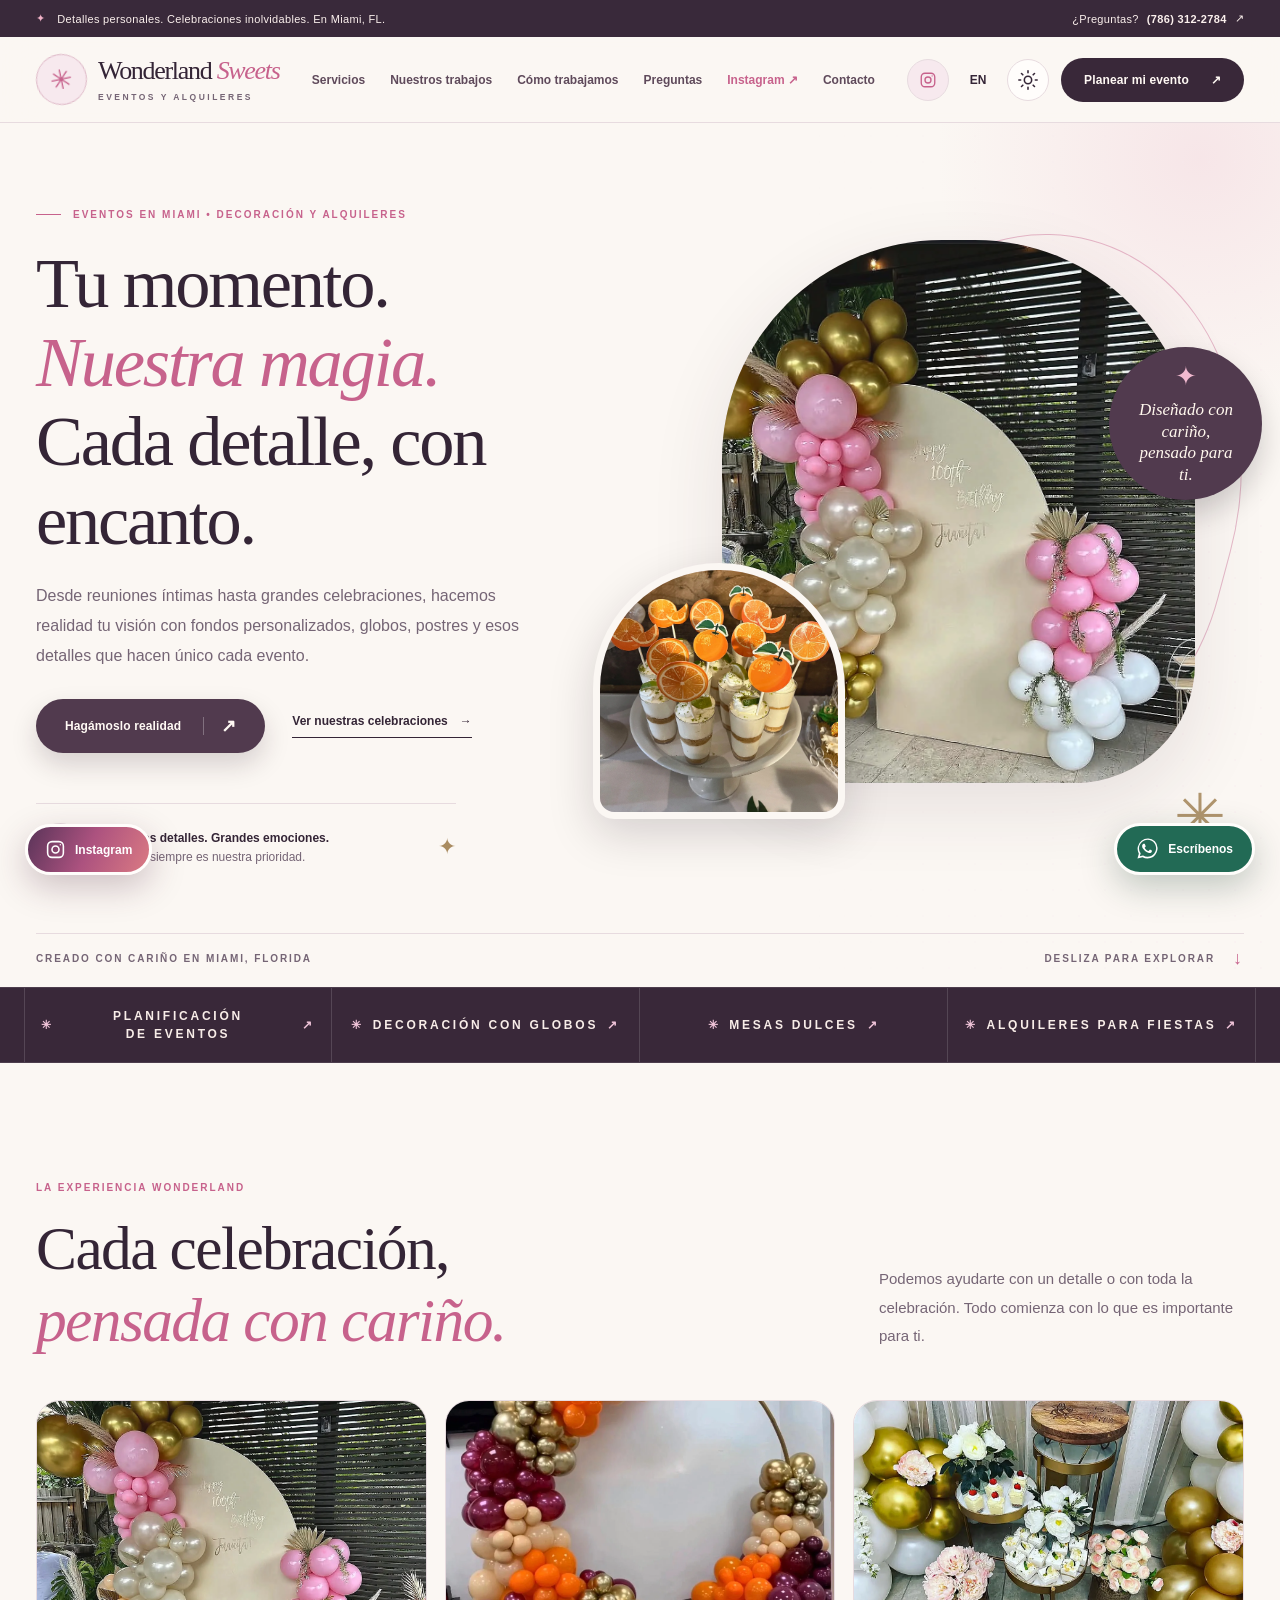
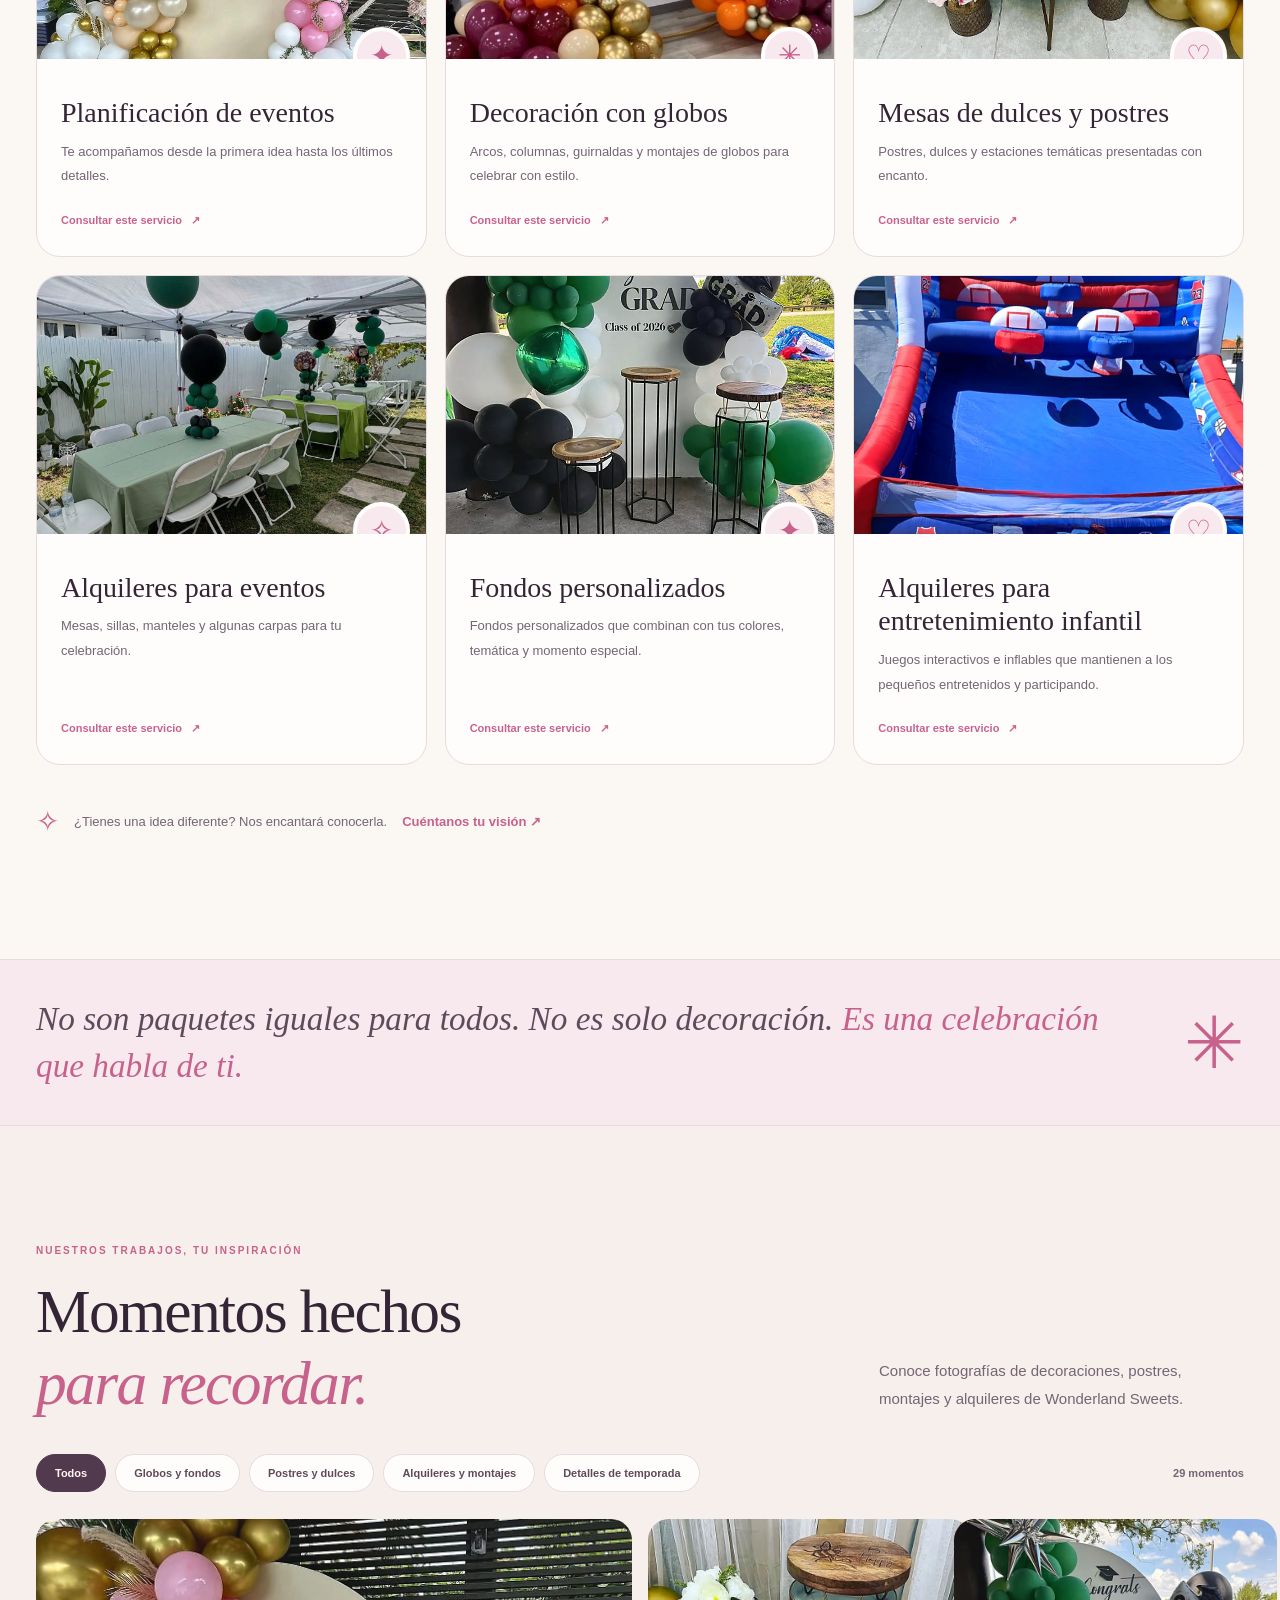
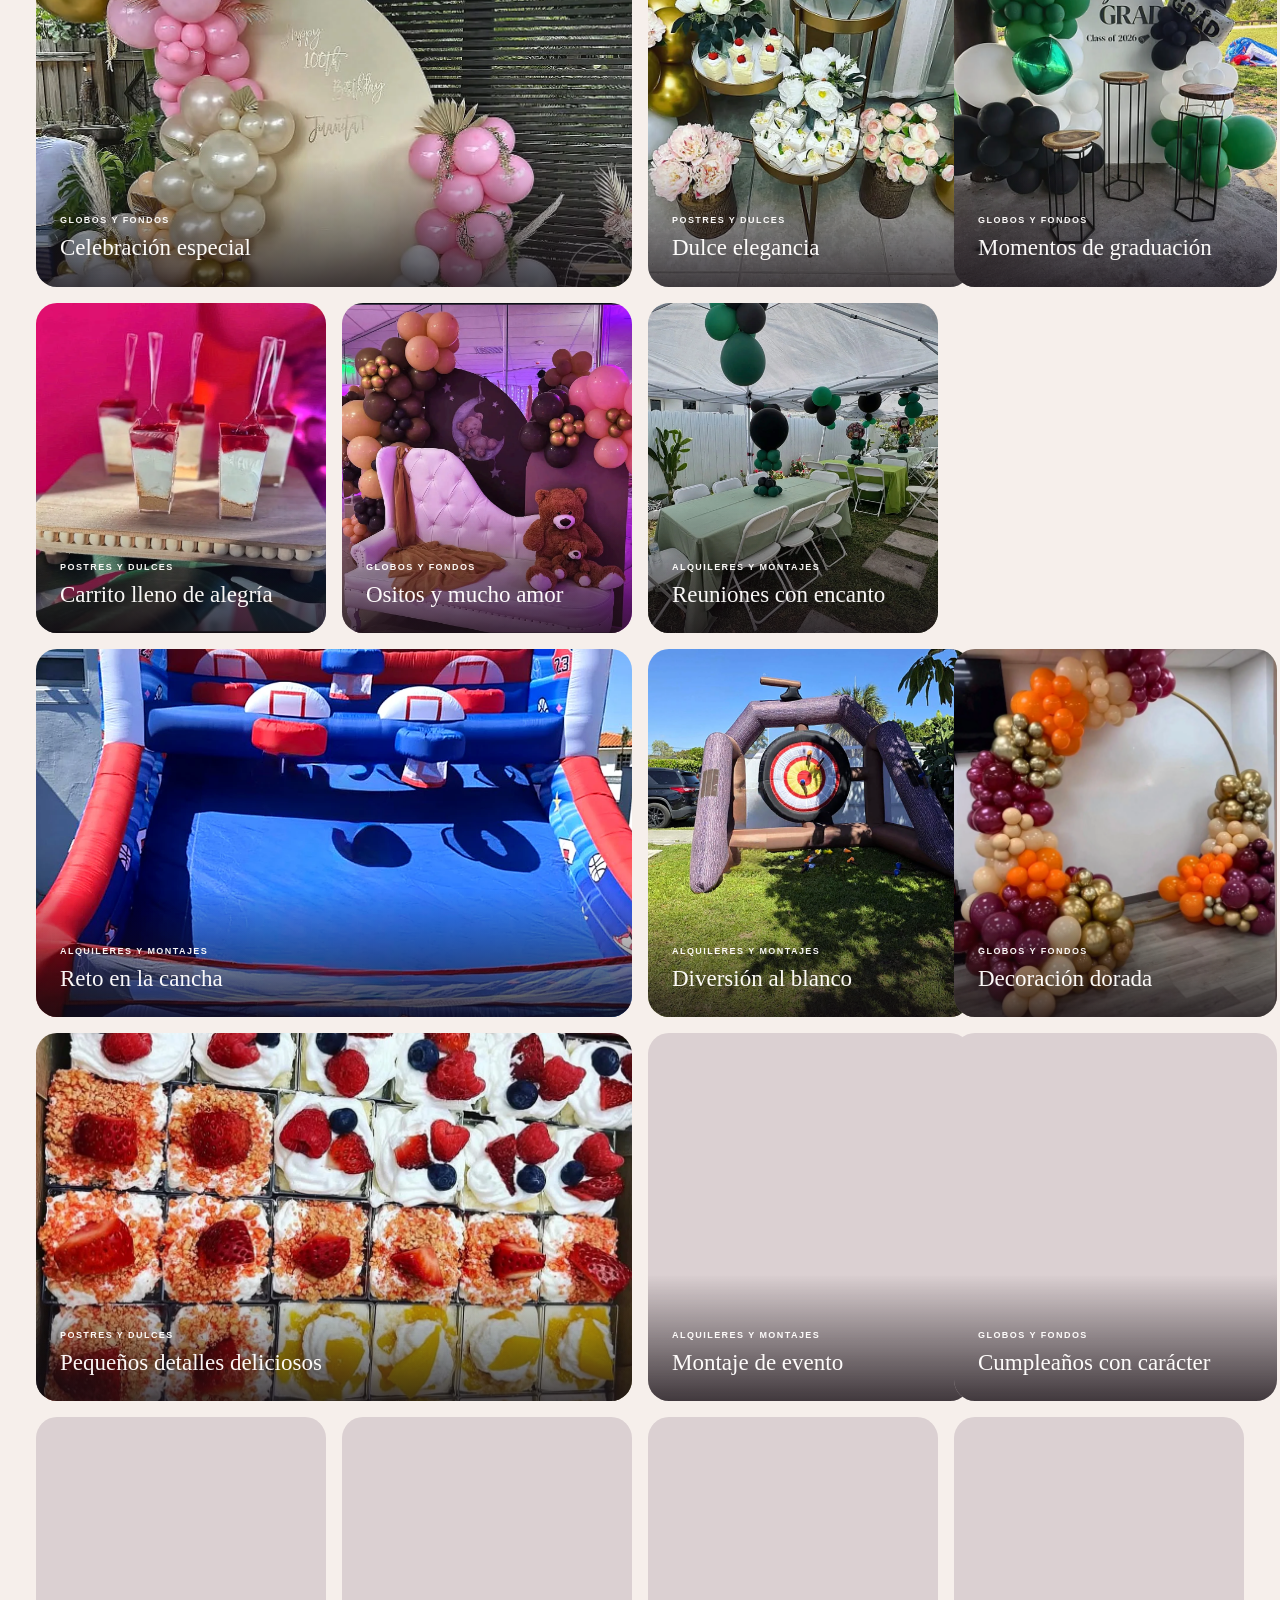
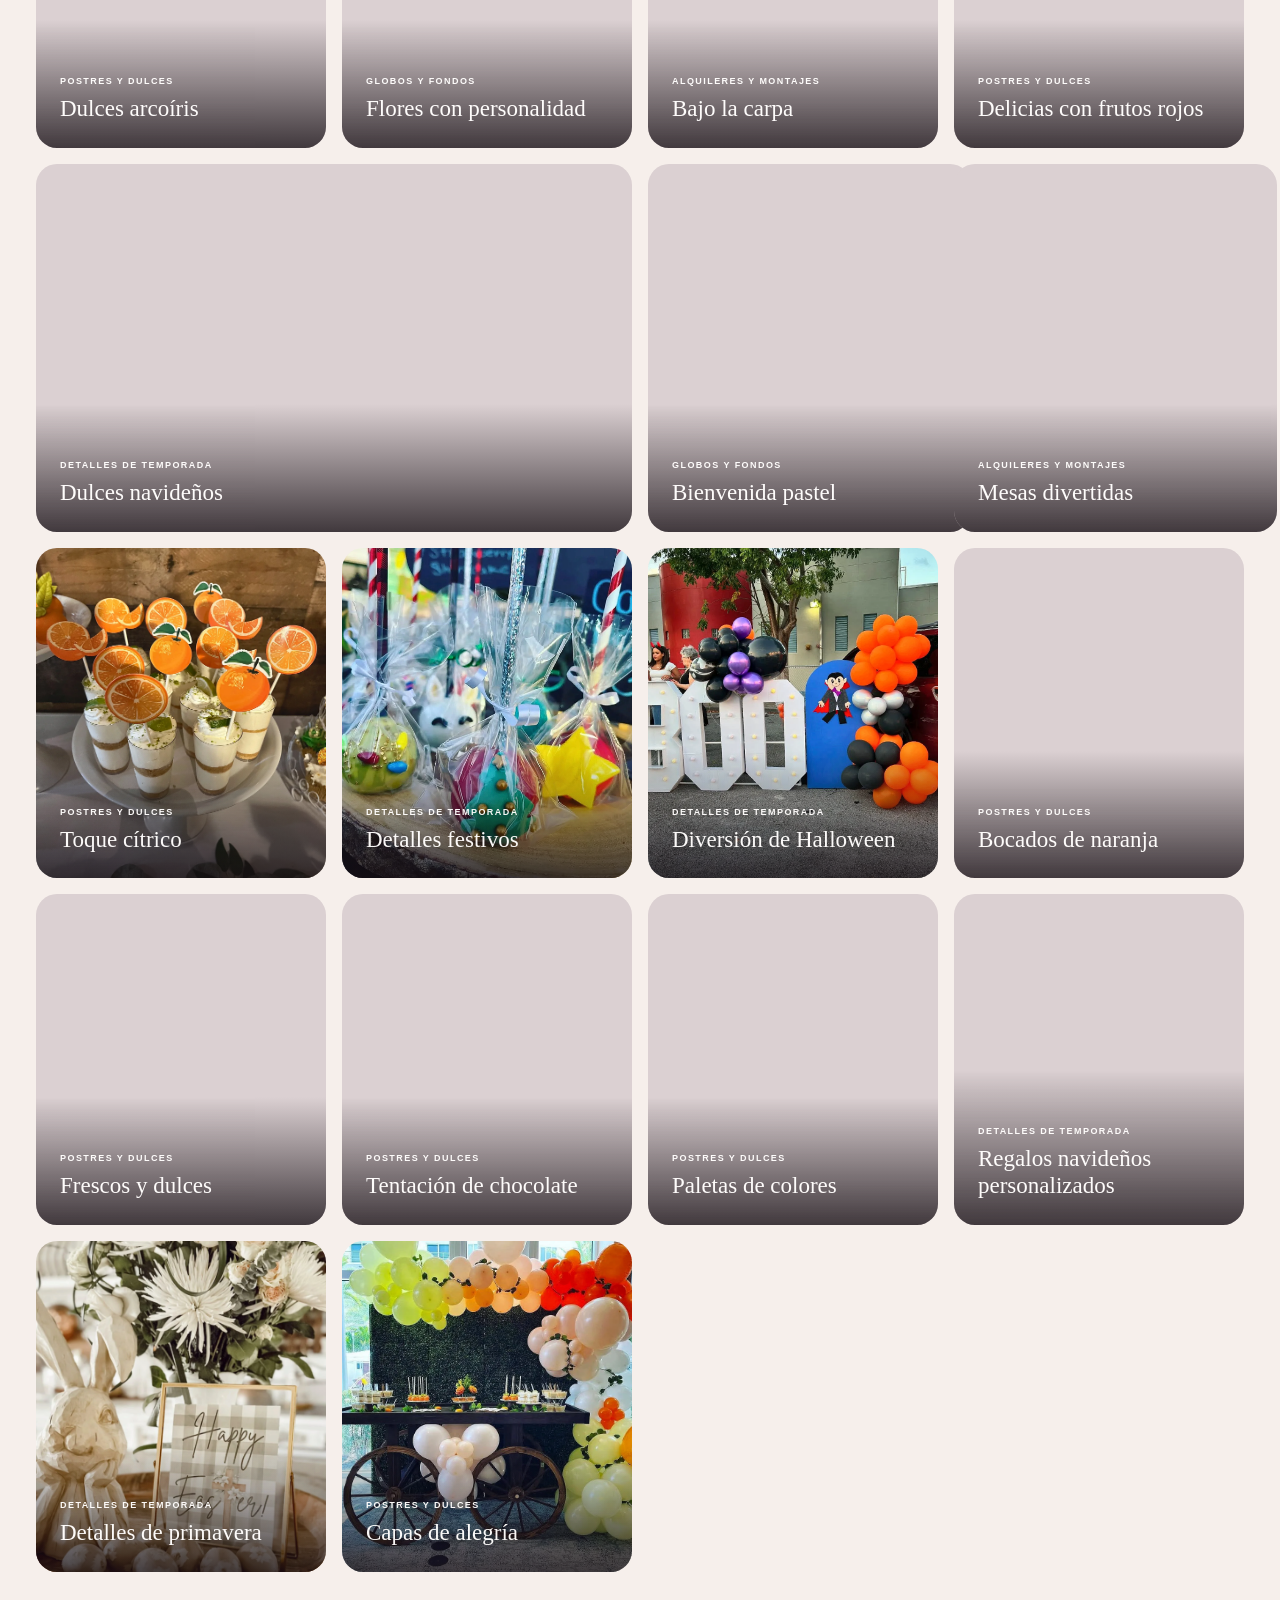
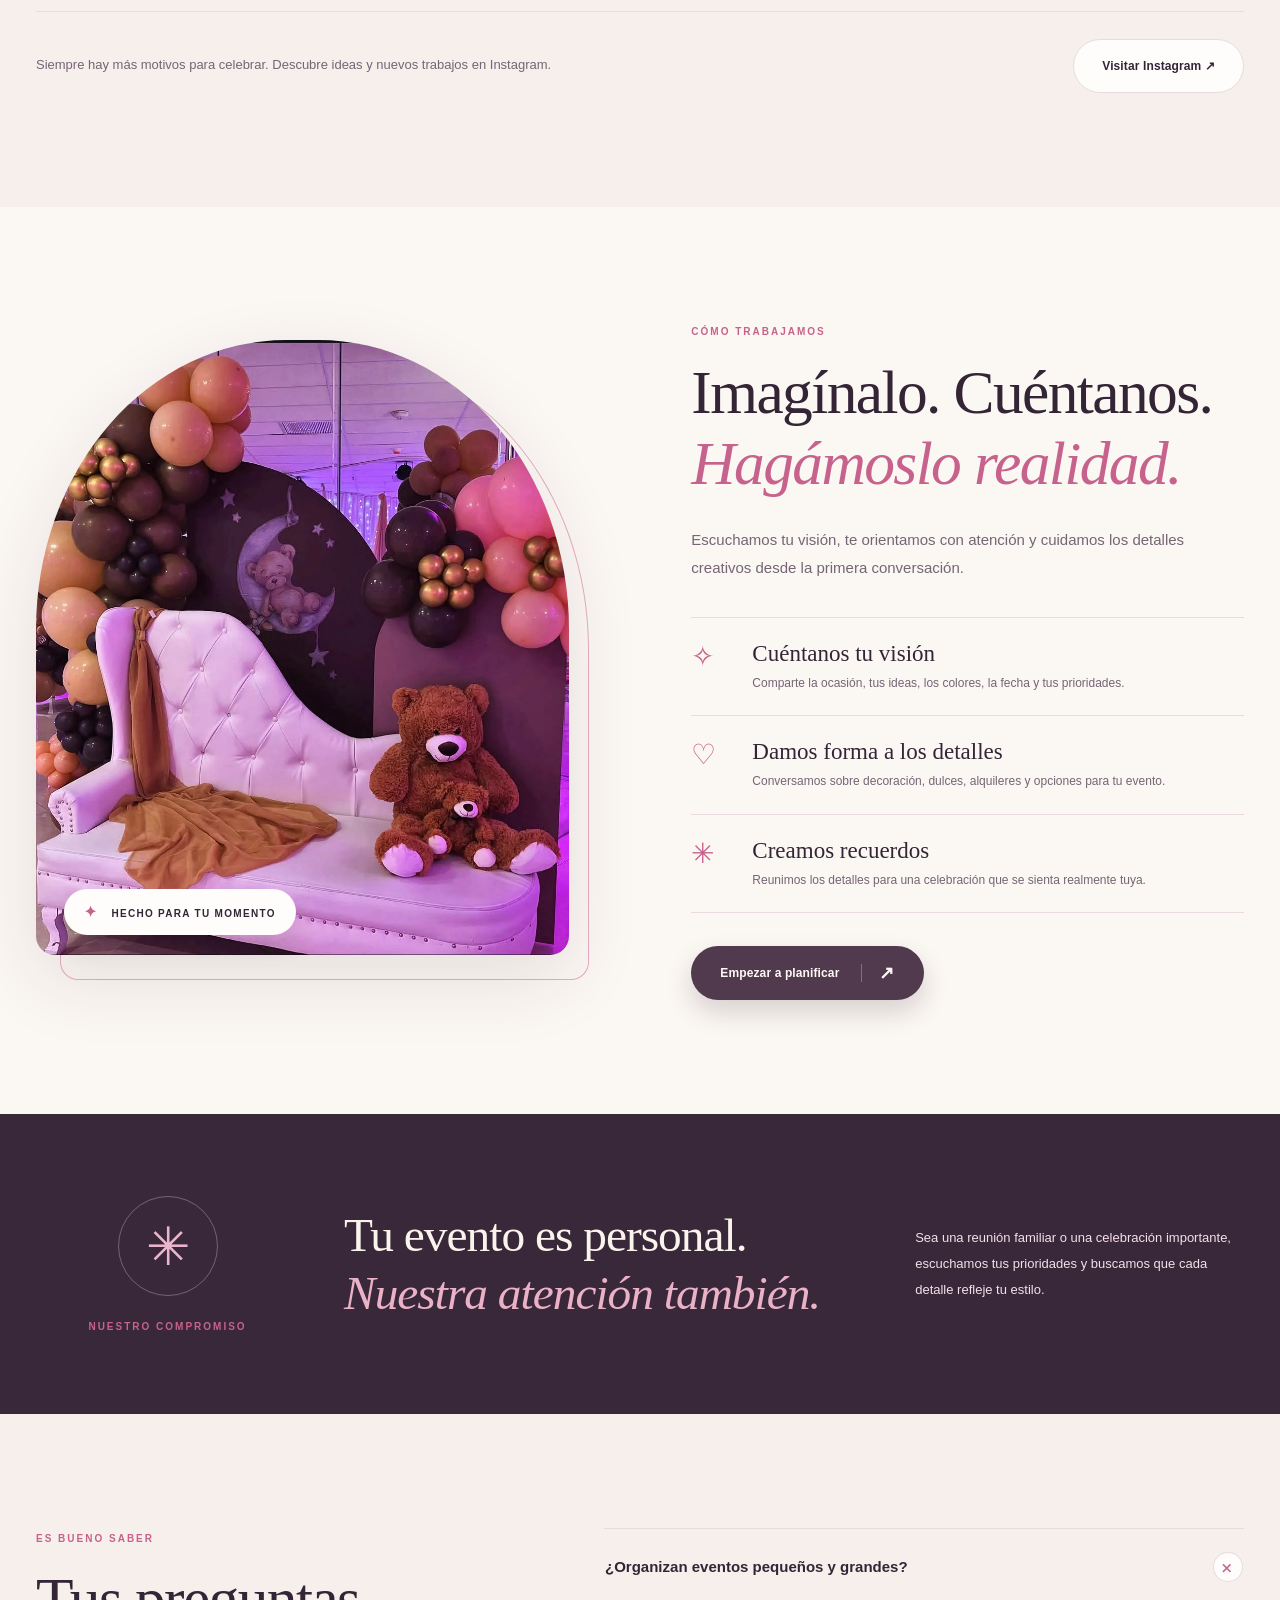
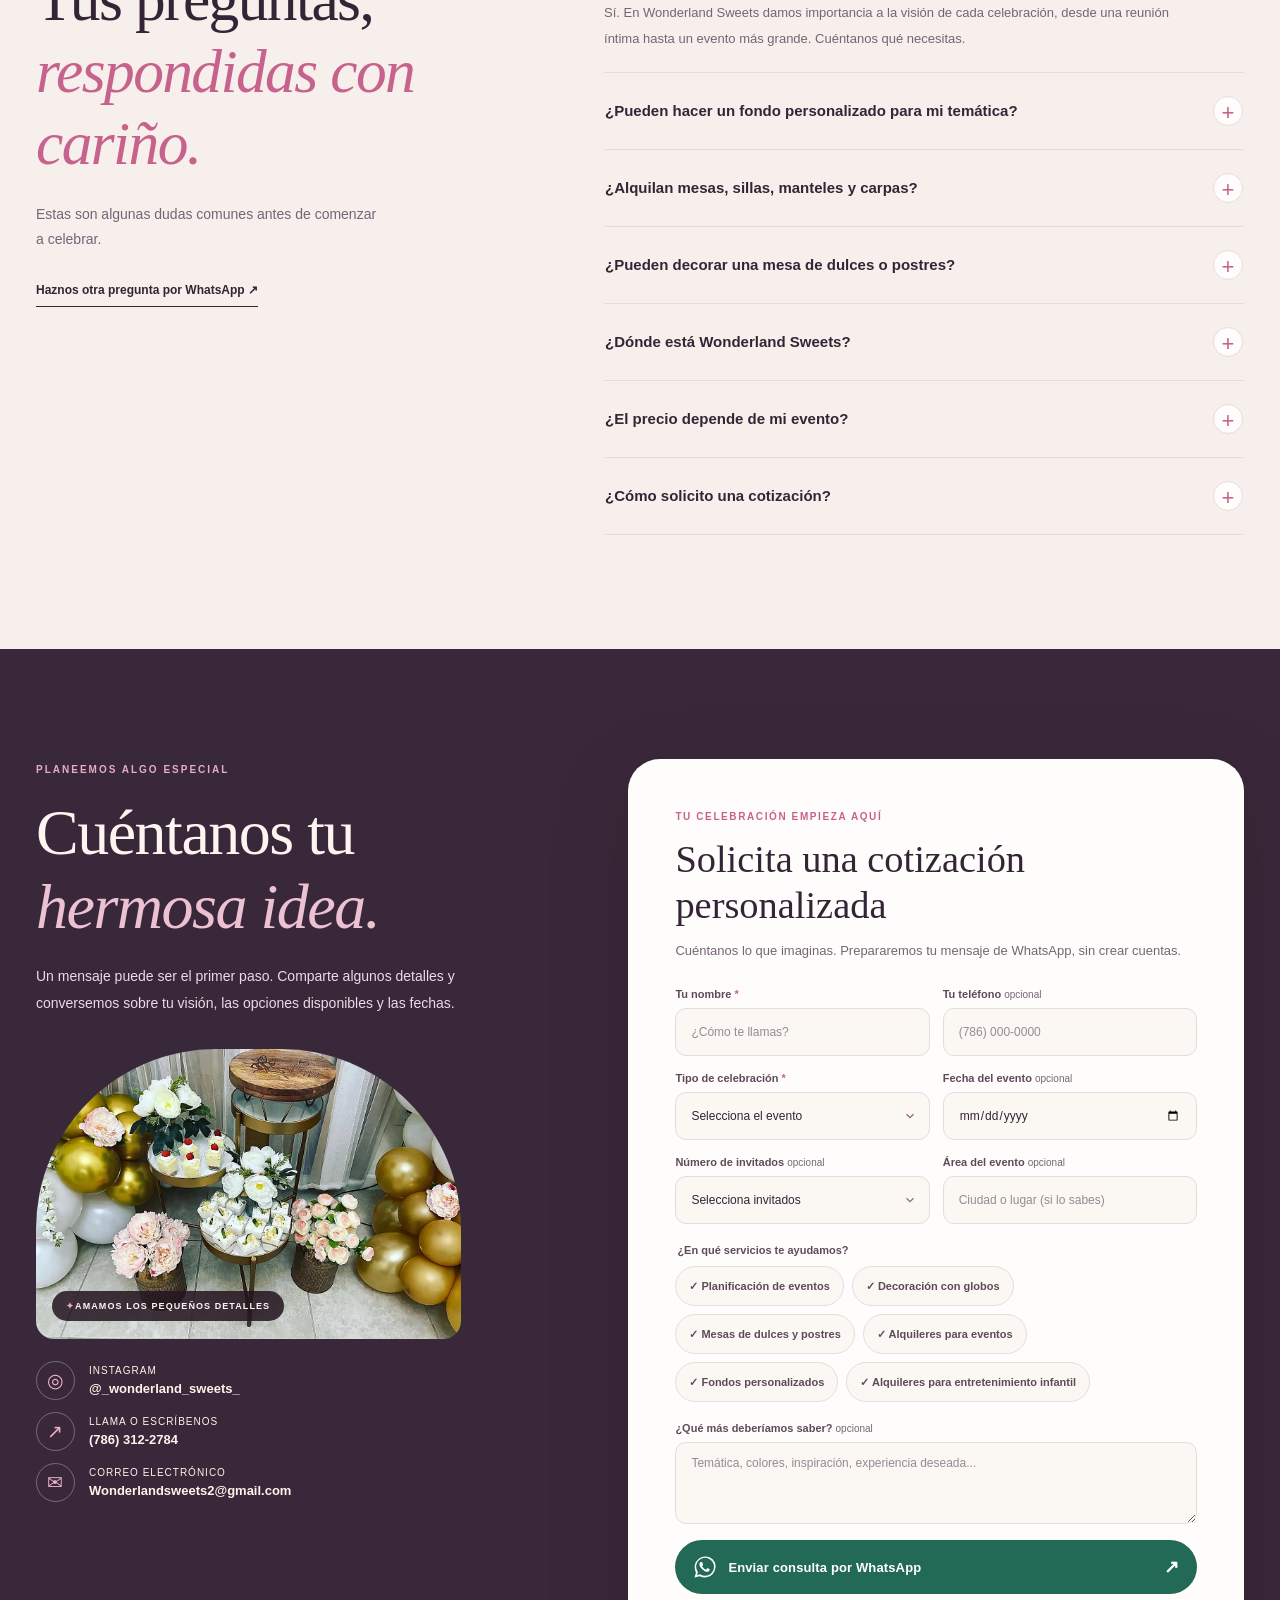
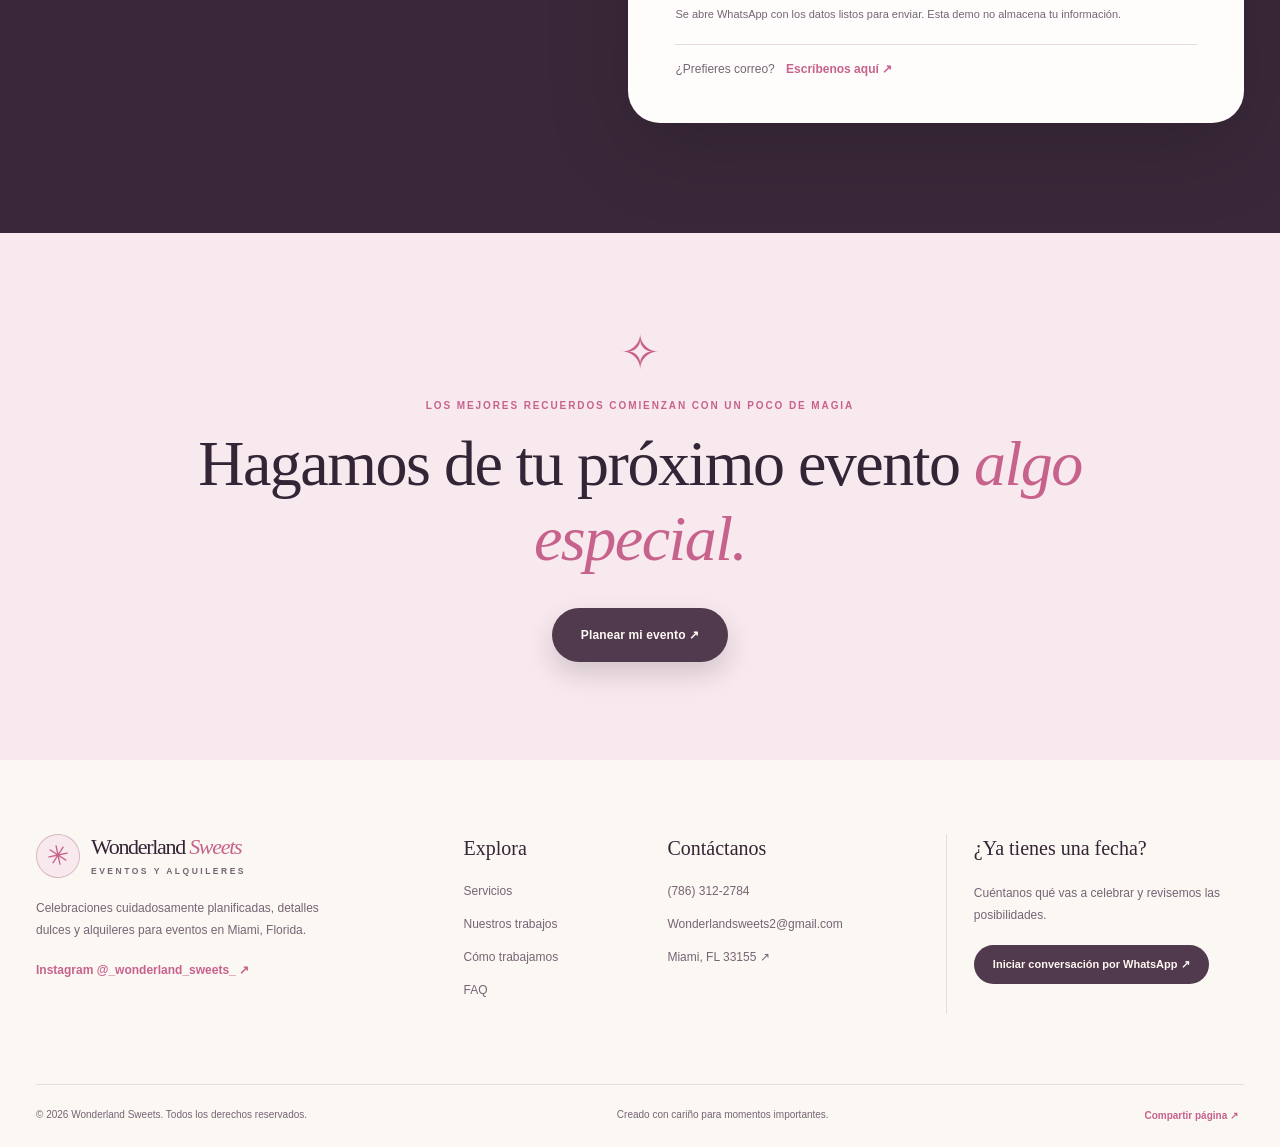
<file: es/index.html>
<!DOCTYPE html>
<html lang="es" data-theme="light">
<head>
  <meta charset="UTF-8"><meta name="viewport" content="width=device-width,initial-scale=1,viewport-fit=cover"><meta name="theme-color" content="#FBF7F3">
  <title>Organización de Eventos, Decoración con Globos y Mesas Dulces en Miami | Wonderland Sweets</title><meta name="description" content="Wonderland Sweets organiza celebraciones en Miami con decoración de globos, fondos personalizados, mesas de postres, alquileres y atención a cada detalle. Solicita tu cotización.">
  <meta name="robots" content="index,follow,max-image-preview:large"><meta name="author" content="Wonderland Sweets">
  <meta name="geo.region" content="US-FL"><meta name="geo.placename" content="Miami"><meta name="format-detection" content="telephone=no">
  <!-- When a public domain is known, tools/configure_domain.py inserts absolute canonical, hreflang, and OG image URLs. -->
  <meta property="og:type" content="website"><meta property="og:site_name" content="Wonderland Sweets"><meta property="og:locale" content="es_US"><meta property="og:title" content="Wonderland Sweets | Un poco de magia para cada celebración"><meta property="og:description" content="Organización de eventos, fondos personalizados, globos, mesas dulces y alquileres en Miami, Florida."><meta property="og:image" content="../assets/og-wonderland-sweets.jpg"><meta property="og:image:width" content="1200"><meta property="og:image:height" content="630"><meta property="og:image:alt" content="Wonderland Sweets event planning, decor and sweets in Miami">
  <meta name="twitter:card" content="summary_large_image"><meta name="twitter:title" content="Wonderland Sweets | Un poco de magia para cada celebración"><meta name="twitter:description" content="Organización de eventos, fondos personalizados, globos, mesas dulces y alquileres en Miami, Florida."><meta name="twitter:image" content="../assets/og-wonderland-sweets.jpg">
  <link rel="icon" href="../assets/favicon.svg" type="image/svg+xml"><link rel="preload" href="../assets/photos/pink-gold-100th-birthday-backdrop.webp" as="image" type="image/webp"><link rel="stylesheet" href="../styles.css">
  <script id="structured-data" type="application/ld+json">{"@context": "https://schema.org", "@graph": [{"@type": ["LocalBusiness", "ProfessionalService"], "@id": "#wonderland-business", "name": "Wonderland Sweets", "description": "Wonderland Sweets organiza celebraciones en Miami con decoración de globos, fondos personalizados, mesas de postres, alquileres y atención a cada detalle. Solicita tu cotización.", "image": "../assets/og-wonderland-sweets.jpg", "telephone": "+1-786-312-2784", "email": "Wonderlandsweets2@gmail.com", "address": {"@type": "PostalAddress", "addressLocality": "Miami", "addressRegion": "FL", "postalCode": "33155", "addressCountry": "US"}, "areaServed": {"@type": "Place", "name": "Miami, Florida"}, "sameAs": ["https://www.instagram.com/_wonderland_sweets_/"], "hasOfferCatalog": {"@type": "OfferCatalog", "name": "Event planning and party services", "itemListElement": [{"@type": "Offer", "itemOffered": {"@type": "Service", "name": "Planificación de eventos"}}, {"@type": "Offer", "itemOffered": {"@type": "Service", "name": "Decoración con globos"}}, {"@type": "Offer", "itemOffered": {"@type": "Service", "name": "Mesas de dulces y postres"}}, {"@type": "Offer", "itemOffered": {"@type": "Service", "name": "Alquileres para eventos"}}, {"@type": "Offer", "itemOffered": {"@type": "Service", "name": "Fondos personalizados"}}, {"@type": "Offer", "itemOffered": {"@type": "Service", "name": "Alquileres para entretenimiento infantil"}}]}}, {"@type": "WebPage", "@id": "#page", "name": "Organización de Eventos, Decoración con Globos y Mesas Dulces en Miami | Wonderland Sweets", "description": "Wonderland Sweets organiza celebraciones en Miami con decoración de globos, fondos personalizados, mesas de postres, alquileres y atención a cada detalle. Solicita tu cotización.", "inLanguage": "es", "about": {"@id": "#wonderland-business"}}, {"@type": "FAQPage", "@id": "#faq", "inLanguage": "es", "mainEntity": [{"@type": "Question", "name": "¿Organizan eventos pequeños y grandes?", "acceptedAnswer": {"@type": "Answer", "text": "Sí. En Wonderland Sweets damos importancia a la visión de cada celebración, desde una reunión íntima hasta un evento más grande. Cuéntanos qué necesitas."}}, {"@type": "Question", "name": "¿Pueden hacer un fondo personalizado para mi temática?", "acceptedAnswer": {"@type": "Answer", "text": "Los fondos personalizados y la decoración con globos son parte de nuestros servicios. Comparte los colores, la temática, las ideas y la fecha para conversar sobre las opciones."}}, {"@type": "Question", "name": "¿Alquilan mesas, sillas, manteles y carpas?", "acceptedAnswer": {"@type": "Answer", "text": "Ofrecemos alquiler de mesas, sillas, manteles y algunas carpas. La disponibilidad depende de los detalles del evento; escríbenos con la fecha y lo que necesitas."}}, {"@type": "Question", "name": "¿Pueden decorar una mesa de dulces o postres?", "acceptedAnswer": {"@type": "Answer", "text": "Sí. Las mesas de dulces y postres son parte importante de Wonderland Sweets. Cuéntanos la temática y el tipo de presentación que imaginas."}}, {"@type": "Question", "name": "¿Dónde está Wonderland Sweets?", "acceptedAnswer": {"@type": "Answer", "text": "Estamos ubicados en Miami, Florida 33155. Comparte el lugar de tu evento al escribirnos para revisar la disponibilidad en tu zona."}}, {"@type": "Question", "name": "¿El precio depende de mi evento?", "acceptedAnswer": {"@type": "Answer", "text": "Cada celebración tiene necesidades diferentes. Envíanos el tipo de evento, fecha, ubicación y servicios que te interesan para conversar sobre una cotización personalizada."}}, {"@type": "Question", "name": "¿Cómo solicito una cotización?", "acceptedAnswer": {"@type": "Answer", "text": "Completa el formulario con la ocasión, fecha, ubicación y servicios. Se preparará un mensaje de WhatsApp que podrás revisar y enviar a nuestro número."}}]}]}</script>
  <script>try{document.documentElement.setAttribute('data-theme',localStorage.getItem('wonderland-theme')==='dark'?'dark':'light')}catch(e){}</script>
</head>
<body data-lang="es" data-root="../">
  <a class="skip-link" href="#main">Saltar al contenido</a>
  <div class="microbar"><div class="wrap microbar-inner"><span class="microbar-message"><span aria-hidden="true">✦</span> Detalles personales. Celebraciones inolvidables. En Miami, FL.</span><a class="microbar-call" href="tel:+17863122784">¿Preguntas? <b>(786) 312-2784</b> <span aria-hidden="true">↗</span></a></div></div>
  <header class="site-header" id="top"><div class="wrap nav-shell">
    <a class="brand" href="#home" aria-label="Wonderland Sweets - Inicio"><span class="brand-mark" aria-hidden="true">✳</span><span class="brand-text"><strong>Wonderland <em>Sweets</em></strong><small>EVENTOS Y ALQUILERES</small></span></a>
    <nav class="primary-nav" id="primary-nav" aria-label="Navegación principal">
      <a href="#services">Servicios</a><a href="#portfolio">Nuestros trabajos</a><a href="#approach">Cómo trabajamos</a><a href="#faq">Preguntas</a><a class="nav-instagram-link" href="https://www.instagram.com/_wonderland_sweets_/" target="_blank" rel="noopener noreferrer">Instagram ↗</a><a href="#contact">Contacto</a>
      <div class="nav-mobile-only"><a href="../index.html" lang="en">View in English</a></div>
    </nav>
    <div class="nav-actions">
      <a class="instagram-quick-link" href="https://www.instagram.com/_wonderland_sweets_/" target="_blank" rel="noopener noreferrer" title="Mira nuestros eventos en Instagram" aria-label="Ver Wonderland Sweets en Instagram"><svg viewBox="0 0 24 24" width="18" height="18" fill="none" stroke="currentColor" stroke-width="1.8" stroke-linecap="round" stroke-linejoin="round" aria-hidden="true"><rect x="3" y="3" width="18" height="18" rx="5"/><circle cx="12" cy="12" r="4"/><circle cx="17.5" cy="6.5" r=".8" fill="currentColor" stroke="none"/></svg></a>
      <a class="language-link" href="../index.html" lang="en" title="View in English">EN</a>
      <button class="theme-toggle" type="button" data-theme-toggle aria-label="Cambiar entre modo claro y oscuro" aria-pressed="false" title="Cambiar entre modo claro y oscuro">
        <svg class="icon icon-sun" viewBox="0 0 24 24" fill="none" stroke="currentColor" stroke-width="1.7" stroke-linecap="round" stroke-linejoin="round" aria-hidden="true"><circle cx="12" cy="12" r="4"/><path d="M12 2v2m0 16v2M4.93 4.93l1.41 1.41m11.32 11.32 1.41 1.41M2 12h2m16 0h2M4.93 19.07l1.41-1.41M17.66 6.34l1.41-1.41"/></svg>
        <svg class="icon icon-moon" viewBox="0 0 24 24" fill="none" stroke="currentColor" stroke-width="1.8" stroke-linecap="round" stroke-linejoin="round" aria-hidden="true"><path d="M21 14.2A9 9 0 0 1 9.8 3a9 9 0 1 0 11.2 11.2Z"/></svg>
      </button>
      <a class="button button-small nav-cta" href="#contact"><span>Planear mi evento</span><span aria-hidden="true">↗</span></a>
      <button class="mobile-menu" type="button" aria-label="Abrir menú de navegación" aria-controls="primary-nav" aria-expanded="false"><span></span><span></span></button>
    </div>
  </div></header>
  <main id="main">
    <section id="home" class="hero section-light"><div class="hero-noise" aria-hidden="true"></div><div class="wrap hero-layout">
      <div class="hero-copy" data-reveal>
        <div class="eyebrow"><span class="eyebrow-line"></span>EVENTOS EN MIAMI • DECORACIÓN Y ALQUILERES</div>
        <h1>Tu momento. <span class="hero-accent">Nuestra magia.</span> Cada detalle, con encanto.</h1>
        <p class="hero-lead">Desde reuniones íntimas hasta grandes celebraciones, hacemos realidad tu visión con fondos personalizados, globos, postres y esos detalles que hacen único cada evento.</p>
        <div class="hero-actions"><a class="button button-main" href="#contact">Hagámoslo realidad <span class="button-arrow">↗</span></a><a class="button-text" href="#portfolio">Ver nuestras celebraciones <span aria-hidden="true">→</span></a></div>
        <div class="hero-proof"><span class="proof-icon" aria-hidden="true">♡</span><p><strong>Pequeños detalles. Grandes emociones.</strong><small>Tu visión siempre es nuestra prioridad.</small></p><span class="proof-decor" aria-hidden="true">✦</span></div>
      </div>
      <div class="hero-art" data-reveal>
        <div class="hero-main-photo image-sculpt"><img src="../assets/photos/pink-gold-100th-birthday-backdrop.webp" width="1206" height="1213" alt="Decoración elegante con globos rosados, blancos y dorados para cumpleaños especial" fetchpriority="high" decoding="async"></div>
        <div class="hero-secondary-photo image-sculpt"><img src="../assets/photos/citrus-dessert-cups.webp" alt="Vasitos de postres cítricos Fresh Citrus Touch con adornos de naranja" width="1312" height="1750" loading="eager" decoding="async"></div>
        <div class="hero-float"><span aria-hidden="true">✦</span><p>Diseñado con cariño, pensado para ti.</p></div>
        <span class="hero-drawn-circle" aria-hidden="true"></span><span class="hero-drawn-star" aria-hidden="true">✳</span>
      </div>
    </div><div class="hero-bottom-line wrap"><span>CREADO CON CARIÑO EN MIAMI, FLORIDA</span><span class="scroll-cue">DESLIZA PARA EXPLORAR <span aria-hidden="true">↓</span></span></div></section>

    <nav class="brand-ribbon" aria-label="Nuestros servicios">
  <div class="ribbon-track wrap">
    <a class="ribbon-link" href="#event-planning"><span class="ribbon-sparkle" aria-hidden="true">✳</span><span class="ribbon-label">Planificación de eventos</span><span class="ribbon-arrow" aria-hidden="true">↗</span></a>
    <a class="ribbon-link" href="#balloon-styling"><span class="ribbon-sparkle" aria-hidden="true">✳</span><span class="ribbon-label">Decoración con globos</span><span class="ribbon-arrow" aria-hidden="true">↗</span></a>
    <a class="ribbon-link" href="#dessert-tables"><span class="ribbon-sparkle" aria-hidden="true">✳</span><span class="ribbon-label">Mesas dulces</span><span class="ribbon-arrow" aria-hidden="true">↗</span></a>
    <a class="ribbon-link" href="#party-rentals"><span class="ribbon-sparkle" aria-hidden="true">✳</span><span class="ribbon-label">Alquileres para fiestas</span><span class="ribbon-arrow" aria-hidden="true">↗</span></a>
  </div>
</nav>

    <section id="services" class="section block-services"><div class="wrap">
      <div class="section-heading" data-reveal><div><span class="section-label">LA EXPERIENCIA WONDERLAND</span><h2>Cada celebración,<br><em>pensada con cariño.</em></h2></div><p>Podemos ayudarte con un detalle o con toda la celebración. Todo comienza con lo que es importante para ti.</p></div>
      <div class="service-grid">
        <a class="service-card service-card-1" id="event-planning" href="#contact" data-select-service="Event planning" data-reveal><div class="service-visual"><img src="../assets/photos/pink-gold-100th-birthday-backdrop.webp" loading="lazy" decoding="async" alt="Custom event planning with pink, gold and white balloon decoration" width="1000" height="1000"><span class="service-floating-symbol" aria-hidden="true">✦</span></div><div class="service-card-content"><span class="service-card-count"></span><h3>Planificación de eventos</h3><p>Te acompañamos desde la primera idea hasta los últimos detalles.</p><span class="service-learn">Consultar este servicio <span aria-hidden="true">↗</span></span></div></a><a class="service-card service-card-2" id="balloon-styling" href="#contact" data-select-service="Balloon styling" data-reveal><div class="service-visual"><img src="../assets/photos/fall-balloon-hoop.webp" loading="lazy" decoding="async" alt="A large decorated hoop with orange, gold, plum and cream balloon clusters" width="1000" height="1000"><span class="service-floating-symbol" aria-hidden="true">✳</span></div><div class="service-card-content"><span class="service-card-count"></span><h3>Decoración con globos</h3><p>Arcos, columnas, guirnaldas y montajes de globos para celebrar con estilo.</p><span class="service-learn">Consultar este servicio <span aria-hidden="true">↗</span></span></div></a><a class="service-card service-card-3" id="dessert-tables" href="#contact" data-select-service="Dessert & sweets tables" data-reveal><div class="service-visual"><img src="../assets/photos/white-gold-dessert-setup.webp" loading="lazy" decoding="async" alt="Styled white and gold dessert display with flowers and elegant tables" width="1000" height="1000"><span class="service-floating-symbol" aria-hidden="true">♡</span></div><div class="service-card-content"><span class="service-card-count"></span><h3>Mesas de dulces y postres</h3><p>Postres, dulces y estaciones temáticas presentadas con encanto.</p><span class="service-learn">Consultar este servicio <span aria-hidden="true">↗</span></span></div></a><a class="service-card service-card-4" id="party-rentals" href="#contact" data-select-service="Party rentals" data-reveal><div class="service-visual"><img src="../assets/photos/green-tent-rentals.webp" loading="lazy" decoding="async" alt="Tented outdoor event with tables, green linens and white folding chairs" width="1000" height="1000"><span class="service-floating-symbol" aria-hidden="true">✧</span></div><div class="service-card-content"><span class="service-card-count"></span><h3>Alquileres para eventos</h3><p>Mesas, sillas, manteles y algunas carpas para tu celebración.</p><span class="service-learn">Consultar este servicio <span aria-hidden="true">↗</span></span></div></a><a class="service-card service-card-5" href="#contact" data-select-service="Custom backdrops" data-reveal><div class="service-visual"><img src="../assets/photos/graduation-green-white-balloon-stage.webp" loading="lazy" decoding="async" alt="Custom backdrop with green black and white balloons for graduation" width="1000" height="1000"><span class="service-floating-symbol" aria-hidden="true">✦</span></div><div class="service-card-content"><span class="service-card-count"></span><h3>Fondos personalizados</h3><p>Fondos personalizados que combinan con tus colores, temática y momento especial.</p><span class="service-learn">Consultar este servicio <span aria-hidden="true">↗</span></span></div></a><a class="service-card service-card-6" href="#contact" data-select-service="Kids entertainment rentals" data-reveal><div class="service-visual"><img src="../assets/photos/basketball-inflatable-rental.webp" loading="lazy" decoding="async" alt="Inflable temático de baloncesto con múltiples canastas para entretenimiento en fiestas" width="1000" height="1000"><span class="service-floating-symbol" aria-hidden="true">♡</span></div><div class="service-card-content"><span class="service-card-count"></span><h3>Alquileres para entretenimiento infantil</h3><p>Juegos interactivos e inflables que mantienen a los pequeños entretenidos y participando.</p><span class="service-learn">Consultar este servicio <span aria-hidden="true">↗</span></span></div></a>
      </div>
      <div class="service-note" data-reveal><span aria-hidden="true">✧</span><span>¿Tienes una idea diferente? Nos encantará conocerla.</span><a href="#contact">Cuéntanos tu visión ↗</a></div>
    </div></section>

    <section class="marquee-quote"><div class="wrap"><p>No son paquetes iguales para todos. No es solo decoración. <strong>Es una celebración que habla de ti.</strong> </p><span aria-hidden="true">✳</span></div></section>

    <section id="portfolio" class="section section-portfolio"><div class="wrap">
      <div class="section-heading portfolio-heading" data-reveal><div><span class="section-label">NUESTROS TRABAJOS, TU INSPIRACIÓN</span><h2>Momentos hechos<br><em>para recordar.</em></h2></div><p>Conoce fotografías de decoraciones, postres, montajes y alquileres de Wonderland Sweets.</p></div>
      <div class="gallery-controls" data-reveal role="group" aria-label="Filtrar galería de eventos"><button type="button" class="filter-pill is-active" data-filter="all" aria-pressed="true">Todos</button><button type="button" class="filter-pill" data-filter="decor" aria-pressed="false">Globos y fondos</button><button type="button" class="filter-pill" data-filter="sweets" aria-pressed="false">Postres y dulces</button><button type="button" class="filter-pill" data-filter="rentals" aria-pressed="false">Alquileres y montajes</button><button type="button" class="filter-pill" data-filter="seasonal" aria-pressed="false">Detalles de temporada</button><span class="gallery-count" id="gallery-count" aria-live="polite"></span></div>
      <div class="portfolio-grid" id="portfolio-grid">
        <button class="portfolio-card portfolio-featured" type="button" data-category="decor" data-full="../assets/photos/pink-gold-100th-birthday-backdrop.webp" data-caption="Celebración especial" data-alt="Elegant 100th birthday balloons in white, blush and gold" aria-label="Abrir fotografía: Celebración especial" data-reveal><img src="../assets/photos/pink-gold-100th-birthday-backdrop.webp" loading="lazy" decoding="async" alt="Elegant 100th birthday balloons in white, blush and gold"><span class="portfolio-shade"><small>GLOBOS Y FONDOS</small><strong>Celebración especial</strong></span><span class="portfolio-zoom" aria-hidden="true">↗</span></button><button class="portfolio-card " type="button" data-category="sweets" data-full="../assets/photos/white-gold-dessert-setup.webp" data-caption="Dulce elegancia" data-alt="White and gold decorated dessert table and flowers" aria-label="Abrir fotografía: Dulce elegancia" data-reveal><img src="../assets/photos/white-gold-dessert-setup.webp" loading="lazy" decoding="async" alt="White and gold decorated dessert table and flowers"><span class="portfolio-shade"><small>POSTRES Y DULCES</small><strong>Dulce elegancia</strong></span><span class="portfolio-zoom" aria-hidden="true">↗</span></button><button class="portfolio-card " type="button" data-category="decor" data-full="../assets/photos/graduation-green-white-balloon-stage.webp" data-caption="Momentos de graduación" data-alt="Green white black balloons around class of 2026 graduation sign" aria-label="Abrir fotografía: Momentos de graduación" data-reveal><img src="../assets/photos/graduation-green-white-balloon-stage.webp" loading="lazy" decoding="async" alt="Green white black balloons around class of 2026 graduation sign"><span class="portfolio-shade"><small>GLOBOS Y FONDOS</small><strong>Momentos de graduación</strong></span><span class="portfolio-zoom" aria-hidden="true">↗</span></button><button class="portfolio-card " type="button" data-category="sweets" data-full="../assets/photos/candy-cart-display.webp" data-caption="Carrito lleno de alegría" data-alt="Dessert display cart with pastel balloons and refreshments" aria-label="Abrir fotografía: Carrito lleno de alegría" data-reveal><img src="../assets/photos/candy-cart-display.webp" loading="lazy" decoding="async" alt="Dessert display cart with pastel balloons and refreshments"><span class="portfolio-shade"><small>POSTRES Y DULCES</small><strong>Carrito lleno de alegría</strong></span><span class="portfolio-zoom" aria-hidden="true">↗</span></button><button class="portfolio-card " type="button" data-category="decor" data-full="../assets/photos/teddy-bear-baby-shower-backdrop.webp" data-caption="Ositos y mucho amor" data-alt="Teddy bear themed celebration with plush bears, sofa and balloons" aria-label="Abrir fotografía: Ositos y mucho amor" data-reveal><img src="../assets/photos/teddy-bear-baby-shower-backdrop.webp" loading="lazy" decoding="async" alt="Teddy bear themed celebration with plush bears, sofa and balloons"><span class="portfolio-shade"><small>GLOBOS Y FONDOS</small><strong>Ositos y mucho amor</strong></span><span class="portfolio-zoom" aria-hidden="true">↗</span></button><button class="portfolio-card " type="button" data-category="rentals" data-full="../assets/photos/green-tent-rentals.webp" data-caption="Reuniones con encanto" data-alt="Outdoor tent rental with tables chairs and green linens" aria-label="Abrir fotografía: Reuniones con encanto" data-reveal><img src="../assets/photos/green-tent-rentals.webp" loading="lazy" decoding="async" alt="Outdoor tent rental with tables chairs and green linens"><span class="portfolio-shade"><small>ALQUILERES Y MONTAJES</small><strong>Reuniones con encanto</strong></span><span class="portfolio-zoom" aria-hidden="true">↗</span></button><button class="portfolio-card portfolio-featured" type="button" data-category="rentals" data-full="../assets/photos/basketball-inflatable-rental.webp" data-caption="Reto en la cancha" data-alt="Inflable temático de baloncesto con varias canastas para fiestas y eventos" aria-label="Abrir fotografía: Reto en la cancha" data-reveal><img src="../assets/photos/basketball-inflatable-rental.webp" loading="lazy" decoding="async" alt="Inflable temático de baloncesto con varias canastas para fiestas y eventos"><span class="portfolio-shade"><small>ALQUILERES Y MONTAJES</small><strong>Reto en la cancha</strong></span><span class="portfolio-zoom" aria-hidden="true">↗</span></button><button class="portfolio-card " type="button" data-category="rentals" data-full="../assets/photos/axe-throwing-target-rental.webp" data-caption="Diversión al blanco" data-alt="Alquiler de juego inflable de lanzamiento al blanco con hachas de espuma para fiestas y eventos" aria-label="Abrir fotografía: Diversión al blanco" data-reveal><img src="../assets/photos/axe-throwing-target-rental.webp" loading="lazy" decoding="async" alt="Alquiler de juego inflable de lanzamiento al blanco con hachas de espuma para fiestas y eventos"><span class="portfolio-shade"><small>ALQUILERES Y MONTAJES</small><strong>Diversión al blanco</strong></span><span class="portfolio-zoom" aria-hidden="true">↗</span></button><button class="portfolio-card " type="button" data-category="decor" data-full="../assets/photos/fall-balloon-hoop.webp" data-caption="Decoración dorada" data-alt="Burgundy orange gold balloon hoop installation" aria-label="Abrir fotografía: Decoración dorada" data-reveal><img src="../assets/photos/fall-balloon-hoop.webp" loading="lazy" decoding="async" alt="Burgundy orange gold balloon hoop installation"><span class="portfolio-shade"><small>GLOBOS Y FONDOS</small><strong>Decoración dorada</strong></span><span class="portfolio-zoom" aria-hidden="true">↗</span></button><button class="portfolio-card portfolio-featured" type="button" data-category="sweets" data-full="../assets/photos/strawberry-mango-desserts.webp" data-caption="Pequeños detalles deliciosos" data-alt="Assorted mini dessert cups with strawberry and mango topping" aria-label="Abrir fotografía: Pequeños detalles deliciosos" data-reveal><img src="../assets/photos/strawberry-mango-desserts.webp" loading="lazy" decoding="async" alt="Assorted mini dessert cups with strawberry and mango topping"><span class="portfolio-shade"><small>POSTRES Y DULCES</small><strong>Pequeños detalles deliciosos</strong></span><span class="portfolio-zoom" aria-hidden="true">↗</span></button><button class="portfolio-card " type="button" data-category="rentals" data-full="../assets/photos/graduation-pavilion-decoration.webp" data-caption="Montaje de evento" data-alt="Graduation outdoor venue and tables" aria-label="Abrir fotografía: Montaje de evento" data-reveal><img src="../assets/photos/graduation-pavilion-decoration.webp" loading="lazy" decoding="async" alt="Graduation outdoor venue and tables"><span class="portfolio-shade"><small>ALQUILERES Y MONTAJES</small><strong>Montaje de evento</strong></span><span class="portfolio-zoom" aria-hidden="true">↗</span></button><button class="portfolio-card " type="button" data-category="decor" data-full="../assets/photos/red-black-13-birthday.webp" data-caption="Cumpleaños con carácter" data-alt="Red and black birthday balloon backdrop for age 13" aria-label="Abrir fotografía: Cumpleaños con carácter" data-reveal><img src="../assets/photos/red-black-13-birthday.webp" loading="lazy" decoding="async" alt="Red and black birthday balloon backdrop for age 13"><span class="portfolio-shade"><small>GLOBOS Y FONDOS</small><strong>Cumpleaños con carácter</strong></span><span class="portfolio-zoom" aria-hidden="true">↗</span></button><button class="portfolio-card " type="button" data-category="sweets" data-full="../assets/photos/unicorn-rainbow-cake-pops.webp" data-caption="Dulces arcoíris" data-alt="Colorful rainbow decorated unicorn cake pops" aria-label="Abrir fotografía: Dulces arcoíris" data-reveal><img src="../assets/photos/unicorn-rainbow-cake-pops.webp" loading="lazy" decoding="async" alt="Colorful rainbow decorated unicorn cake pops"><span class="portfolio-shade"><small>POSTRES Y DULCES</small><strong>Dulces arcoíris</strong></span><span class="portfolio-zoom" aria-hidden="true">↗</span></button><button class="portfolio-card " type="button" data-category="decor" data-full="../assets/photos/floral-centerpiece-orange-hydrangea.webp" data-caption="Flores con personalidad" data-alt="Orange roses and white hydrangea floral arrangement" aria-label="Abrir fotografía: Flores con personalidad" data-reveal><img src="../assets/photos/floral-centerpiece-orange-hydrangea.webp" loading="lazy" decoding="async" alt="Orange roses and white hydrangea floral arrangement"><span class="portfolio-shade"><small>GLOBOS Y FONDOS</small><strong>Flores con personalidad</strong></span><span class="portfolio-zoom" aria-hidden="true">↗</span></button><button class="portfolio-card " type="button" data-category="rentals" data-full="../assets/photos/western-party-tent-rental.webp" data-caption="Bajo la carpa" data-alt="Western themed outdoor table setup under rental tents" aria-label="Abrir fotografía: Bajo la carpa" data-reveal><img src="../assets/photos/western-party-tent-rental.webp" loading="lazy" decoding="async" alt="Western themed outdoor table setup under rental tents"><span class="portfolio-shade"><small>ALQUILERES Y MONTAJES</small><strong>Bajo la carpa</strong></span><span class="portfolio-zoom" aria-hidden="true">↗</span></button><button class="portfolio-card " type="button" data-category="sweets" data-full="../assets/photos/elegant-berry-dessert-shooters.webp" data-caption="Delicias con frutos rojos" data-alt="Berry dessert shooters in clear cups on a gold cake stand" aria-label="Abrir fotografía: Delicias con frutos rojos" data-reveal><img src="../assets/photos/elegant-berry-dessert-shooters.webp" loading="lazy" decoding="async" alt="Berry dessert shooters in clear cups on a gold cake stand"><span class="portfolio-shade"><small>POSTRES Y DULCES</small><strong>Delicias con frutos rojos</strong></span><span class="portfolio-zoom" aria-hidden="true">↗</span></button><button class="portfolio-card portfolio-featured" type="button" data-category="seasonal" data-full="../assets/photos/christmas-decorated-cookies.webp" data-caption="Dulces navideños" data-alt="Decorated holiday cookies in festive gift wrapping" aria-label="Abrir fotografía: Dulces navideños" data-reveal><img src="../assets/photos/christmas-decorated-cookies.webp" loading="lazy" decoding="async" alt="Decorated holiday cookies in festive gift wrapping"><span class="portfolio-shade"><small>DETALLES DE TEMPORADA</small><strong>Dulces navideños</strong></span><span class="portfolio-zoom" aria-hidden="true">↗</span></button><button class="portfolio-card " type="button" data-category="decor" data-full="../assets/photos/pastel-school-entry.webp" data-caption="Bienvenida pastel" data-alt="Pink blue lemon and lavender balloon columns at entrance" aria-label="Abrir fotografía: Bienvenida pastel" data-reveal><img src="../assets/photos/pastel-school-entry.webp" loading="lazy" decoding="async" alt="Pink blue lemon and lavender balloon columns at entrance"><span class="portfolio-shade"><small>GLOBOS Y FONDOS</small><strong>Bienvenida pastel</strong></span><span class="portfolio-zoom" aria-hidden="true">↗</span></button><button class="portfolio-card " type="button" data-category="rentals" data-full="../assets/photos/bowser-themed-kids-table.webp" data-caption="Mesas divertidas" data-alt="Bowser themed event centerpiece at green tablecloth party setup" aria-label="Abrir fotografía: Mesas divertidas" data-reveal><img src="../assets/photos/bowser-themed-kids-table.webp" loading="lazy" decoding="async" alt="Bowser themed event centerpiece at green tablecloth party setup"><span class="portfolio-shade"><small>ALQUILERES Y MONTAJES</small><strong>Mesas divertidas</strong></span><span class="portfolio-zoom" aria-hidden="true">↗</span></button><button class="portfolio-card " type="button" data-category="sweets" data-full="../assets/photos/citrus-dessert-cups.webp" data-caption="Toque cítrico" data-alt="Individual lime citrus desserts with illustrated orange toppers" aria-label="Abrir fotografía: Toque cítrico" data-reveal><img src="../assets/photos/citrus-dessert-cups.webp" loading="lazy" decoding="async" alt="Individual lime citrus desserts with illustrated orange toppers"><span class="portfolio-shade"><small>POSTRES Y DULCES</small><strong>Toque cítrico</strong></span><span class="portfolio-zoom" aria-hidden="true">↗</span></button><button class="portfolio-card " type="button" data-category="seasonal" data-full="../assets/photos/christmas-cake-pops.webp" data-caption="Detalles festivos" data-alt="Christmas themed cake pops individually packaged" aria-label="Abrir fotografía: Detalles festivos" data-reveal><img src="../assets/photos/christmas-cake-pops.webp" loading="lazy" decoding="async" alt="Christmas themed cake pops individually packaged"><span class="portfolio-shade"><small>DETALLES DE TEMPORADA</small><strong>Detalles festivos</strong></span><span class="portfolio-zoom" aria-hidden="true">↗</span></button><button class="portfolio-card " type="button" data-category="seasonal" data-full="../assets/photos/boo-halloween-display.webp" data-caption="Diversión de Halloween" data-alt="BOO letter display with purple orange and black balloon decor" aria-label="Abrir fotografía: Diversión de Halloween" data-reveal><img src="../assets/photos/boo-halloween-display.webp" loading="lazy" decoding="async" alt="BOO letter display with purple orange and black balloon decor"><span class="portfolio-shade"><small>DETALLES DE TEMPORADA</small><strong>Diversión de Halloween</strong></span><span class="portfolio-zoom" aria-hidden="true">↗</span></button><button class="portfolio-card " type="button" data-category="sweets" data-full="../assets/photos/orange-cake-pops.webp" data-caption="Bocados de naranja" data-alt="Orange cake pops displayed on tiered plate" aria-label="Abrir fotografía: Bocados de naranja" data-reveal><img src="../assets/photos/orange-cake-pops.webp" loading="lazy" decoding="async" alt="Orange cake pops displayed on tiered plate"><span class="portfolio-shade"><small>POSTRES Y DULCES</small><strong>Bocados de naranja</strong></span><span class="portfolio-zoom" aria-hidden="true">↗</span></button><button class="portfolio-card " type="button" data-category="sweets" data-full="../assets/photos/fruit-dessert-cups.webp" data-caption="Frescos y dulces" data-alt="Assorted fruit dessert cups in rows" aria-label="Abrir fotografía: Frescos y dulces" data-reveal><img src="../assets/photos/fruit-dessert-cups.webp" loading="lazy" decoding="async" alt="Assorted fruit dessert cups in rows"><span class="portfolio-shade"><small>POSTRES Y DULCES</small><strong>Frescos y dulces</strong></span><span class="portfolio-zoom" aria-hidden="true">↗</span></button><button class="portfolio-card " type="button" data-category="sweets" data-full="../assets/photos/chocolate-dessert-cups.webp" data-caption="Tentación de chocolate" data-alt="Chocolate mousse dessert cups with spoons" aria-label="Abrir fotografía: Tentación de chocolate" data-reveal><img src="../assets/photos/chocolate-dessert-cups.webp" loading="lazy" decoding="async" alt="Chocolate mousse dessert cups with spoons"><span class="portfolio-shade"><small>POSTRES Y DULCES</small><strong>Tentación de chocolate</strong></span><span class="portfolio-zoom" aria-hidden="true">↗</span></button><button class="portfolio-card " type="button" data-category="sweets" data-full="../assets/photos/pastel-rainbow-cakesicles.webp" data-caption="Paletas de colores" data-alt="White coated cakesicles decorated with pastel rainbow designs" aria-label="Abrir fotografía: Paletas de colores" data-reveal><img src="../assets/photos/pastel-rainbow-cakesicles.webp" loading="lazy" decoding="async" alt="White coated cakesicles decorated with pastel rainbow designs"><span class="portfolio-shade"><small>POSTRES Y DULCES</small><strong>Paletas de colores</strong></span><span class="portfolio-zoom" aria-hidden="true">↗</span></button><button class="portfolio-card " type="button" data-category="seasonal" data-full="../assets/photos/personalized-christmas-party-favors.webp" data-caption="Regalos navideños personalizados" data-alt="Individually wrapped personalized Christmas elf gift bags" aria-label="Abrir fotografía: Regalos navideños personalizados" data-reveal><img src="../assets/photos/personalized-christmas-party-favors.webp" loading="lazy" decoding="async" alt="Individually wrapped personalized Christmas elf gift bags"><span class="portfolio-shade"><small>DETALLES DE TEMPORADA</small><strong>Regalos navideños personalizados</strong></span><span class="portfolio-zoom" aria-hidden="true">↗</span></button><button class="portfolio-card " type="button" data-category="seasonal" data-full="../assets/photos/easter-centerpiece.webp" data-caption="Detalles de primavera" data-alt="Easter table centerpiece with floral arrangements and decorative rabbit" aria-label="Abrir fotografía: Detalles de primavera" data-reveal><img src="../assets/photos/easter-centerpiece.webp" loading="lazy" decoding="async" alt="Easter table centerpiece with floral arrangements and decorative rabbit"><span class="portfolio-shade"><small>DETALLES DE TEMPORADA</small><strong>Detalles de primavera</strong></span><span class="portfolio-zoom" aria-hidden="true">↗</span></button><button class="portfolio-card " type="button" data-category="sweets" data-full="../assets/photos/pink-shot-desserts.webp" data-caption="Capas de alegría" data-alt="Layered cream desserts in shot cups" aria-label="Abrir fotografía: Capas de alegría" data-reveal><img src="../assets/photos/pink-shot-desserts.webp" loading="lazy" decoding="async" alt="Layered cream desserts in shot cups"><span class="portfolio-shade"><small>POSTRES Y DULCES</small><strong>Capas de alegría</strong></span><span class="portfolio-zoom" aria-hidden="true">↗</span></button>
      </div>
      <div class="portfolio-bottom" data-reveal><p>Siempre hay más motivos para celebrar. Descubre ideas y nuevos trabajos en Instagram.</p><a href="https://www.instagram.com/_wonderland_sweets_/" target="_blank" rel="noopener noreferrer" class="button button-outline">Visitar Instagram ↗</a></div>
    </div></section>

    <section id="approach" class="section editorial-section"><div class="wrap editorial-layout">
      <div class="editorial-visual" data-reveal><img src="../assets/photos/teddy-bear-baby-shower-backdrop.webp" alt="Decoración de baby shower con ositos, globos y mobiliario para celebración" loading="lazy" width="1206" height="1213"><div class="editorial-photo-caption"><span aria-hidden="true">✦</span> HECHO PARA TU MOMENTO</div></div>
      <div class="editorial-copy" data-reveal><span class="section-label">CÓMO TRABAJAMOS</span><h2>Imagínalo. Cuéntanos.<br><em>Hagámoslo realidad.</em></h2><p class="editorial-intro">Escuchamos tu visión, te orientamos con atención y cuidamos los detalles creativos desde la primera conversación.</p>
        <div class="process-items"><div class="process-item"><span class="process-glyph" aria-hidden="true">✧</span><div><h3>Cuéntanos tu visión</h3><p>Comparte la ocasión, tus ideas, los colores, la fecha y tus prioridades.</p></div></div><div class="process-item"><span class="process-glyph" aria-hidden="true">♡</span><div><h3>Damos forma a los detalles</h3><p>Conversamos sobre decoración, dulces, alquileres y opciones para tu evento.</p></div></div><div class="process-item"><span class="process-glyph" aria-hidden="true">✳</span><div><h3>Creamos recuerdos</h3><p>Reunimos los detalles para una celebración que se sienta realmente tuya.</p></div></div></div>
        <a href="#contact" class="button button-main">Empezar a planificar <span class="button-arrow">↗</span></a>
      </div>
    </div></section>

    <section class="hospitality-section section"><div class="wrap hospitality-grid" data-reveal><div class="hospitality-kicker"><span class="round-emblem" aria-hidden="true">✳</span><span class="section-label">NUESTRO COMPROMISO</span></div><h2>Tu evento es personal. <em>Nuestra atención también.</em></h2><p>Sea una reunión familiar o una celebración importante, escuchamos tus prioridades y buscamos que cada detalle refleje tu estilo.</p></div></section>

    <section id="faq" class="section faq-section"><div class="wrap faq-layout">
      <div class="faq-intro" data-reveal><span class="section-label">ES BUENO SABER</span><h2>Tus preguntas,<br><em>respondidas con cariño.</em></h2><p>Estas son algunas dudas comunes antes de comenzar a celebrar.</p><a href="https://wa.me/17863122784?text=%C2%A1Hola%20Wonderland%20Sweets%21%20Me%20gustar%C3%ADa%20consultar%20por%20un%20evento.%20%E2%9C%A8" class="button-text" target="_blank" rel="noopener noreferrer">Haznos otra pregunta por WhatsApp ↗</a></div>
      <div class="faq-accordion" data-reveal><details class="faq-item" open><summary>¿Organizan eventos pequeños y grandes? <span class="faq-plus" aria-hidden="true">+</span></summary><p>Sí. En Wonderland Sweets damos importancia a la visión de cada celebración, desde una reunión íntima hasta un evento más grande. Cuéntanos qué necesitas.</p></details><details class="faq-item" ><summary>¿Pueden hacer un fondo personalizado para mi temática? <span class="faq-plus" aria-hidden="true">+</span></summary><p>Los fondos personalizados y la decoración con globos son parte de nuestros servicios. Comparte los colores, la temática, las ideas y la fecha para conversar sobre las opciones.</p></details><details class="faq-item" ><summary>¿Alquilan mesas, sillas, manteles y carpas? <span class="faq-plus" aria-hidden="true">+</span></summary><p>Ofrecemos alquiler de mesas, sillas, manteles y algunas carpas. La disponibilidad depende de los detalles del evento; escríbenos con la fecha y lo que necesitas.</p></details><details class="faq-item" ><summary>¿Pueden decorar una mesa de dulces o postres? <span class="faq-plus" aria-hidden="true">+</span></summary><p>Sí. Las mesas de dulces y postres son parte importante de Wonderland Sweets. Cuéntanos la temática y el tipo de presentación que imaginas.</p></details><details class="faq-item" ><summary>¿Dónde está Wonderland Sweets? <span class="faq-plus" aria-hidden="true">+</span></summary><p>Estamos ubicados en Miami, Florida 33155. Comparte el lugar de tu evento al escribirnos para revisar la disponibilidad en tu zona.</p></details><details class="faq-item" ><summary>¿El precio depende de mi evento? <span class="faq-plus" aria-hidden="true">+</span></summary><p>Cada celebración tiene necesidades diferentes. Envíanos el tipo de evento, fecha, ubicación y servicios que te interesan para conversar sobre una cotización personalizada.</p></details><details class="faq-item" ><summary>¿Cómo solicito una cotización? <span class="faq-plus" aria-hidden="true">+</span></summary><p>Completa el formulario con la ocasión, fecha, ubicación y servicios. Se preparará un mensaje de WhatsApp que podrás revisar y enviar a nuestro número.</p></details></div>
    </div></section>

    <section id="contact" class="section contact-section"><div class="wrap contact-layout">
      <div class="contact-aside" data-reveal><span class="section-label section-label-light">PLANEEMOS ALGO ESPECIAL</span><h2>Cuéntanos tu <em>hermosa idea.</em></h2><p>Un mensaje puede ser el primer paso. Comparte algunos detalles y conversemos sobre tu visión, las opciones disponibles y las fechas.</p>
        <div class="contact-photo-collage"><img src="../assets/photos/white-gold-dessert-setup.webp" alt="Mesa de postres para fiesta en blanco y dorado con flores y globos" loading="lazy" width="1206" height="897"><div><span aria-hidden="true">✦</span>AMAMOS LOS PEQUEÑOS DETALLES</div></div>
        <div class="direct-links"><a href="https://www.instagram.com/_wonderland_sweets_/" target="_blank" rel="noopener noreferrer"><span class="direct-icon" aria-hidden="true">◎</span><span>INSTAGRAM<strong>@_wonderland_sweets_</strong></span></a><a href="tel:+17863122784"><span class="direct-icon">↗</span><span>LLAMA O ESCRÍBENOS<strong>(786) 312-2784</strong></span></a><a href="mailto:Wonderlandsweets2@gmail.com"><span class="direct-icon">✉</span><span>CORREO ELECTRÓNICO<strong>Wonderlandsweets2@gmail.com</strong></span></a></div>
      </div>
      <div class="quote-panel" data-reveal><div class="quote-heading"><span>TU CELEBRACIÓN EMPIEZA AQUÍ</span><h3>Solicita una cotización personalizada</h3><p>Cuéntanos lo que imaginas. Prepararemos tu mensaje de WhatsApp, sin crear cuentas.</p></div>
        <form id="quote-form" autocomplete="on">
          <div class="input-row"><label class="field"><span>Tu nombre <b>*</b></span><input type="text" name="name" required minlength="2" maxlength="100" placeholder="¿Cómo te llamas?" autocomplete="name"></label><label class="field"><span>Tu teléfono <small>opcional</small></span><input type="tel" name="phone" placeholder="(786) 000-0000" autocomplete="tel" maxlength="35"></label></div>
          <div class="input-row"><label class="field"><span>Tipo de celebración <b>*</b></span><select name="occasion" required><option value="">Selecciona el evento</option><option value="Cumpleaños">Cumpleaños</option><option value="Baby shower">Baby shower</option><option value="Graduación">Graduación</option><option value="Celebración de temporada">Celebración de temporada</option><option value="Reunión familiar">Reunión familiar</option><option value="Otro evento">Otro evento</option></select></label><label class="field"><span>Fecha del evento <small>opcional</small></span><input type="date" name="date"></label></div>
          <div class="input-row"><label class="field"><span>Número de invitados <small>opcional</small></span><select name="guests"><option value="">Selecciona invitados</option><option>1–20</option><option>21–50</option><option>51–100</option><option>100+</option></select></label><label class="field"><span>Área del evento <small>opcional</small></span><input type="text" name="location" maxlength="120" placeholder="Ciudad o lugar (si lo sabes)"></label></div>
          <fieldset class="service-options"><legend>¿En qué servicios te ayudamos?</legend><div class="chip-list"><label class="service-chip"><input type="checkbox" name="services" value="Event planning"><span>✓ Planificación de eventos</span></label><label class="service-chip"><input type="checkbox" name="services" value="Balloon styling"><span>✓ Decoración con globos</span></label><label class="service-chip"><input type="checkbox" name="services" value="Dessert & sweets tables"><span>✓ Mesas de dulces y postres</span></label><label class="service-chip"><input type="checkbox" name="services" value="Party rentals"><span>✓ Alquileres para eventos</span></label><label class="service-chip"><input type="checkbox" name="services" value="Custom backdrops"><span>✓ Fondos personalizados</span></label><label class="service-chip"><input type="checkbox" name="services" value="Kids entertainment rentals"><span>✓ Alquileres para entretenimiento infantil</span></label></div></fieldset>
          <label class="field field-message"><span>¿Qué más deberíamos saber? <small>opcional</small></span><textarea name="notes" rows="3" maxlength="1300" placeholder="Temática, colores, inspiración, experiencia deseada..."></textarea></label>
          <button class="button button-whatsapp" type="submit"><svg viewBox="0 0 24 24" fill="currentColor" aria-hidden="true"><path d="M20.5 3.5A11.2 11.2 0 0 0 3.1 17.1L1.6 22.4l5.5-1.4a11.2 11.2 0 0 0 5.4 1.4 11.3 11.3 0 0 0 8-18.9Zm-8 17a9.2 9.2 0 0 1-4.7-1.3l-.3-.2-3.3.9.9-3.2-.2-.3A9.3 9.3 0 1 1 12.5 20.5Zm5.2-6.9c-.3-.2-1.7-.8-2-.9-.3-.1-.5-.2-.7.2-.2.3-.8.9-1 1.1-.2.2-.4.2-.7.1a7.6 7.6 0 0 1-2.2-1.4 8.6 8.6 0 0 1-1.5-1.9c-.1-.3 0-.5.1-.6l.5-.5c.2-.2.2-.3.3-.5.1-.2 0-.4 0-.5l-.9-2.1c-.2-.5-.4-.4-.6-.4h-.6c-.2 0-.5.1-.7.3-.3.3-1 1-1 2.4s1 2.7 1.1 2.9a10.8 10.8 0 0 0 4.2 3.8c1.6.8 2.3.9 3.2.8 1.1-.2 1.8-.8 2-1.5.2-.7.2-1.3.1-1.4Z"/></svg>Enviar consulta por WhatsApp <span aria-hidden="true">↗</span></button>
          <p class="form-small" id="form-status" aria-live="polite">Se abre WhatsApp con los datos listos para enviar. Esta demo no almacena tu información.</p>
          <div class="form-alt">¿Prefieres correo? <a href="mailto:Wonderlandsweets2@gmail.com?subject=Consulta%20de%20evento%20%E2%80%94%20Wonderland%20Sweets">Escríbenos aquí ↗</a></div>
        </form>
      </div>
    </div></section>

    <section class="closing-panel"><div class="wrap"><span class="closing-decoration" aria-hidden="true">✧</span><p>LOS MEJORES RECUERDOS COMIENZAN CON UN POCO DE MAGIA</p><h2>Hagamos de tu próximo evento <em>algo especial.</em></h2><a href="#contact" class="button button-main">Planear mi evento ↗</a></div></section>
  </main>
  <footer class="site-footer"><div class="wrap"><div class="footer-primary"><div><a class="brand brand-footer" href="#home"><span class="brand-mark" aria-hidden="true">✳</span><span class="brand-text"><strong>Wonderland <em>Sweets</em></strong><small>EVENTOS Y ALQUILERES</small></span></a><p>Celebraciones cuidadosamente planificadas, detalles dulces y alquileres para eventos en Miami, Florida.</p><a class="footer-social" href="https://www.instagram.com/_wonderland_sweets_/" target="_blank" rel="noopener noreferrer">Instagram @_wonderland_sweets_ ↗</a></div><div><h3>Explora</h3><a href="#services">Servicios</a><a href="#portfolio">Nuestros trabajos</a><a href="#approach">Cómo trabajamos</a><a href="#faq">FAQ</a></div><div><h3>Contáctanos</h3><a href="tel:+17863122784">(786) 312-2784</a><a href="mailto:Wonderlandsweets2@gmail.com">Wonderlandsweets2@gmail.com</a><a href="https://www.google.com/maps/search/?api=1&query=Miami%2C%20FL%2033155" target="_blank" rel="noopener noreferrer">Miami, FL 33155 ↗</a></div><div class="footer-hello"><h3>¿Ya tienes una fecha?</h3><p>Cuéntanos qué vas a celebrar y revisemos las posibilidades.</p><a class="footer-whatsapp" href="https://wa.me/17863122784?text=%C2%A1Hola%20Wonderland%20Sweets%21%20Me%20gustar%C3%ADa%20consultar%20por%20un%20evento.%20%E2%9C%A8" target="_blank" rel="noopener noreferrer">Iniciar conversación por WhatsApp ↗</a></div></div><div class="footer-lower"><span>© <span id="year">2026</span> Wonderland Sweets. Todos los derechos reservados.</span><span>Creado con cariño para momentos importantes.</span><button class="share-site" type="button" data-share>Compartir página ↗</button></div></div></footer>
  <a class="floating-instagram" href="https://www.instagram.com/_wonderland_sweets_/" target="_blank" rel="noopener noreferrer" aria-label="Ver Wonderland Sweets en Instagram" title="Mira nuestros eventos en Instagram"><svg viewBox="0 0 24 24" width="21" height="21" fill="none" stroke="currentColor" stroke-width="1.8" stroke-linecap="round" stroke-linejoin="round" aria-hidden="true"><rect x="3" y="3" width="18" height="18" rx="5"/><circle cx="12" cy="12" r="4"/><circle cx="17.5" cy="6.5" r=".8" fill="currentColor" stroke="none"/></svg><span>Instagram</span></a>
  <a class="floating-wa" href="https://wa.me/17863122784?text=%C2%A1Hola%20Wonderland%20Sweets%21%20Me%20gustar%C3%ADa%20consultar%20por%20un%20evento.%20%E2%9C%A8" target="_blank" rel="noopener noreferrer" aria-label="Contactar Wonderland Sweets por WhatsApp"><svg viewBox="0 0 24 24" fill="currentColor" aria-hidden="true"><path d="M20.5 3.5A11.2 11.2 0 0 0 3.1 17.1L1.6 22.4l5.5-1.4a11.2 11.2 0 0 0 5.4 1.4 11.3 11.3 0 0 0 8-18.9Zm-8 17a9.2 9.2 0 0 1-4.7-1.3l-.3-.2-3.3.9.9-3.2-.2-.3A9.3 9.3 0 1 1 12.5 20.5Zm5.2-6.9c-.3-.2-1.7-.8-2-.9-.3-.1-.5-.2-.7.2-.2.3-.8.9-1 1.1-.2.2-.4.2-.7.1a7.6 7.6 0 0 1-2.2-1.4 8.6 8.6 0 0 1-1.5-1.9c-.1-.3 0-.5.1-.6l.5-.5c.2-.2.2-.3.3-.5.1-.2 0-.4 0-.5l-.9-2.1c-.2-.5-.4-.4-.6-.4h-.6c-.2 0-.5.1-.7.3-.3.3-1 1-1 2.4s1 2.7 1.1 2.9a10.8 10.8 0 0 0 4.2 3.8c1.6.8 2.3.9 3.2.8 1.1-.2 1.8-.8 2-1.5.2-.7.2-1.3.1-1.4Z"/></svg><span>Escríbenos</span></a>
  <dialog class="photo-dialog" id="photo-dialog" aria-label="Fotografía de la galería"><button class="dialog-close" type="button" aria-label="Cerrar imagen">✕</button><button class="dialog-prev" type="button" aria-label="Foto anterior">‹</button><img src="../assets/photos/pink-gold-100th-birthday-backdrop.webp" alt=""><button class="dialog-next" type="button" aria-label="Foto siguiente">›</button><p class="dialog-caption"></p></dialog>
  <div class="toast" role="status" aria-live="polite"></div>
  <script src="../script.js" defer></script>
</body></html>
</file>
<file: styles.css>
/* Wonderland Sweets · premium bilingual static demo · no external UI dependencies */
:root{--bg:#fbf7f3;--bg2:#f6efeb;--paper:#fffdfb;--ink:#342536;--inkSoft:#5f4a5b;--muted:#756575;--plum:#392839;--plum2:#513a4e;--rose:#c7628c;--rose2:#e8acc3;--roseWash:#f7e9ee;--line:#e7dbdf;--gold:#a98b60;--shadow:0 24px 75px rgba(63,37,57,.11);--curve:cubic-bezier(.22,1,.36,1);--container:1240px;--radius:26px;--sans:'Avenir Next','Lato','Segoe UI',Arial,sans-serif;--serif:'Iowan Old Style','Baskerville','Palatino Linotype','Book Antiqua',Georgia,serif;scroll-behavior:smooth}
:root[data-theme=dark]{color-scheme:dark;--bg:#19141c;--bg2:#241c26;--paper:#2c2330;--ink:#faf0ef;--inkSoft:#e0cfda;--muted:#c6b3bf;--plum:#0f0b13;--plum2:#2e2232;--rose:#ef91b5;--rose2:#b56990;--roseWash:#382734;--line:#4c3b4a;--gold:#dcc18f;--shadow:0 24px 65px rgba(0,0,0,.27)}
*,*::before,*::after{box-sizing:border-box}html{scroll-padding-top:102px}body{margin:0;background:var(--bg);color:var(--ink);font-family:var(--sans);-webkit-font-smoothing:antialiased;text-rendering:optimizeLegibility;min-width:300px;overflow-x:hidden}body.menu-open{overflow:hidden}button,input,select,textarea{font:inherit}button{cursor:pointer}a{color:inherit;text-decoration:none}img{display:block;max-width:100%}svg{display:block}::selection{background:#d991b3;color:#291b2b}a,button,input,select,textarea{touch-action:manipulation}button:focus-visible,a:focus-visible,input:focus-visible,select:focus-visible,textarea:focus-visible,summary:focus-visible{outline:3px solid var(--rose);outline-offset:4px}section[id]{scroll-margin-top:98px}.wrap{width:min(calc(100% - 72px),var(--container));margin-inline:auto}.icon{width:22px;height:22px}.skip-link{position:fixed;z-index:999;top:-100px;left:16px;background:var(--rose);color:white;padding:12px 20px;border-radius:10px}.skip-link:focus{top:14px}
.microbar{background:#39293a;color:#fbf0ed;font-size:11px;letter-spacing:.03em}.microbar-inner{display:flex;justify-content:space-between;align-items:center;min-height:37px;gap:18px}.microbar-message{display:flex;gap:12px;align-items:center}.microbar-message>span{color:#efb1c6}.microbar-call{display:flex;gap:8px;align-items:center;transition:opacity .25s}.microbar-call:hover{opacity:.7}
.site-header{position:sticky;top:0;z-index:80;background:color-mix(in srgb,var(--bg) 93%,transparent);backdrop-filter:blur(20px);-webkit-backdrop-filter:blur(20px);border-bottom:1px solid var(--line);transition:box-shadow .3s,background .3s}.site-header.scrolled{box-shadow:0 10px 35px rgba(36,21,34,.08)}.nav-shell{height:85px;display:flex;align-items:center;justify-content:space-between;gap:28px}.brand{display:inline-flex;align-items:center;gap:11px;white-space:nowrap;min-width:0}.brand-mark{width:51px;height:51px;border:1px solid color-mix(in srgb,var(--rose) 30%,var(--line));border-radius:50%;display:grid;place-items:center;font-size:27px;color:var(--rose);flex:none;transform:rotate(-12deg);background:var(--roseWash)}.brand-text{display:flex;flex-direction:column}.brand-text strong{font:500 26px/1 var(--serif);letter-spacing:-1.3px}.brand-text em{color:var(--rose);font-weight:400}.brand-text small{font-size:8.5px;letter-spacing:2.5px;font-weight:750;color:var(--muted);margin-top:8px}.primary-nav{display:flex;align-items:center;gap:25px}.primary-nav>a{position:relative;font-size:12px;font-weight:700;color:var(--inkSoft);transition:color .25s}.primary-nav>a::after{content:'';position:absolute;left:0;bottom:-9px;height:1px;width:0;background:var(--rose);transition:width .35s var(--curve)}.primary-nav>a:hover,.primary-nav>a.active{color:var(--rose)}.primary-nav>a:hover::after,.primary-nav>a.active::after{width:100%}.nav-actions{display:flex;align-items:center;gap:12px}.language-link{display:grid;place-items:center;width:34px;height:40px;font-size:12px;font-weight:800;color:var(--ink)}.language-link:hover{color:var(--rose)}.theme-toggle{width:42px;height:42px;border:1px solid var(--line);background:var(--paper);color:var(--ink);display:grid;place-items:center;border-radius:50%;transition:transform .3s var(--curve),border-color .3s}.theme-toggle:hover{transform:rotate(15deg);border-color:var(--rose)}.icon-moon{display:none}:root[data-theme=dark] .icon-sun{display:none}:root[data-theme=dark] .icon-moon{display:block}.mobile-menu{display:none}.nav-mobile-only{display:none}
.button{display:inline-flex;align-items:center;justify-content:center;gap:22px;min-height:54px;padding:0 28px;border-radius:100px;font-weight:750;font-size:12px;letter-spacing:.01em;border:1px solid transparent;transition:transform .35s var(--curve),background .25s,color .25s,box-shadow .3s;white-space:nowrap}.button:hover{transform:translateY(-3px)}.button:active{transform:translateY(-1px)}.button-small{min-height:44px;padding:0 22px;background:var(--plum);color:#fff9f4}.button-small:hover{background:#68465d}.button-main{color:#fff9f4;background:var(--plum2);box-shadow:0 12px 26px rgba(43,22,36,.17)}.button-main:hover{background:var(--rose);box-shadow:0 19px 40px rgba(171,77,117,.23)}.button-arrow{border-left:1px solid rgba(255,255,255,.28);padding-left:17px;font-size:18px;line-height:1}.button-text{display:inline-flex;align-items:center;gap:12px;font-size:12px;font-weight:750;border-bottom:1px solid currentColor;padding:0 0 9px;transition:gap .25s,color .25s;color:var(--ink)}.button-text:hover{gap:20px;color:var(--rose)}.button-outline{border:1px solid var(--line);color:var(--ink);background:var(--paper)}.button-outline:hover{border-color:var(--rose);color:var(--rose)}
.hero{position:relative;isolation:isolate;overflow:hidden;background:var(--bg)}.hero::before{content:'';position:absolute;width:540px;height:540px;right:-190px;top:-235px;background:radial-gradient(circle,color-mix(in srgb,var(--rose2) 23%,transparent),transparent 69%);pointer-events:none}.hero-noise{position:absolute;inset:0;opacity:.35;pointer-events:none;background-image:radial-gradient(var(--roseWash) 1px,transparent 1px);background-size:26px 26px;mask-image:linear-gradient(90deg,transparent 0%,transparent 60%,black)}.hero-layout{display:grid;grid-template-columns:1fr 1.13fr;gap:50px;align-items:center;min-height:710px;padding:66px 0 50px}.hero-copy{position:relative;z-index:3;padding:12px 0}.eyebrow,.section-label{display:inline-flex;align-items:center;gap:12px;font-size:10px;letter-spacing:.2em;font-weight:800;color:var(--rose);text-transform:uppercase}.eyebrow-line{width:25px;height:1px;background:var(--rose)}.hero h1{font:500 clamp(49px,5.5vw,81px)/1.12 var(--serif);letter-spacing:-2.2px;margin:24px 0 22px;max-width:690px}.hero h1 span{display:block}.hero-accent{font-style:italic;color:var(--rose);font-weight:400}.hero-lead{font-size:16px;line-height:1.85;color:var(--muted);max-width:485px;margin:0 0 29px}.hero-actions{display:flex;flex-wrap:wrap;align-items:center;gap:27px}.hero-proof{border-top:1px solid var(--line);margin-top:50px;padding-top:19px;display:flex;align-items:center;gap:15px;max-width:420px}.proof-icon{border:1px solid var(--line);width:48px;height:48px;flex:none;border-radius:50%;display:grid;place-items:center;color:var(--rose);font-size:28px}.hero-proof p{display:flex;flex-direction:column;margin:0;gap:5px}.hero-proof strong{font-size:12px}.hero-proof small{font-size:12px;color:var(--muted)}.proof-decor{margin-left:auto;color:var(--gold);font-size:22px}.hero-art{height:610px;position:relative;isolation:isolate}.hero-main-photo{position:absolute;top:9px;left:15%;width:77%;height:89%;overflow:hidden;border-radius:220px 220px 120px 120px;box-shadow:var(--shadow);background:#e9d5d8}.hero-main-photo img{width:100%;height:100%;object-fit:cover;object-position:center center;transition:transform 1s var(--curve)}.hero-art:hover .hero-main-photo img{transform:scale(1.035)}.hero-secondary-photo{position:absolute;bottom:22px;left:-6%;width:41%;height:42%;border:7px solid var(--bg);border-radius:155px 155px 26px 26px;overflow:hidden;box-shadow:0 15px 45px rgba(31,18,30,.17);background:var(--roseWash);z-index:2}.hero-secondary-photo img{width:100%;height:100%;object-fit:cover}.hero-float{z-index:4;position:absolute;right:-3%;top:19%;width:153px;height:153px;border-radius:50%;background:var(--plum2);color:#fff7ed;display:flex;align-items:center;justify-content:center;flex-direction:column;text-align:center;padding:25px;box-shadow:0 14px 28px rgba(22,17,22,.19);animation:float-slow 6s ease-in-out infinite}.hero-float span{font-size:26px;color:#f2bad0}.hero-float p{font:italic 17px/1.28 var(--serif);margin:7px 0 0}.hero-drawn-circle{position:absolute;top:0;right:1%;width:70%;height:87%;border:1px solid color-mix(in srgb,var(--rose) 42%,transparent);border-radius:55% 55% 45% 45%;transform:rotate(15deg);z-index:-1}.hero-drawn-star{position:absolute;font-size:62px;bottom:-2%;right:3%;color:var(--gold);opacity:.9;animation:slow-spin 22s linear infinite}.hero-bottom-line{display:flex;align-items:center;justify-content:space-between;border-top:1px solid var(--line);padding:14px 0 18px;color:var(--muted);font-size:10px;letter-spacing:.19em;font-weight:750}.scroll-cue{display:flex;align-items:center;gap:18px}.scroll-cue span{font-size:18px;color:var(--rose)}
.brand-ribbon{overflow:hidden;background:var(--plum);color:#f8ede8;padding:14px 0}.ribbon-track{display:flex;align-items:center;justify-content:space-around;gap:42px;white-space:nowrap;width:max-content;animation:ribbon-move 38s linear infinite}.ribbon-track span{font-size:12px;letter-spacing:.23em;font-weight:750}.ribbon-track b{font-size:18px;color:#dca5bc;font-weight:400}
.section{padding:114px 0}.section-heading{display:flex;align-items:end;justify-content:space-between;gap:36px;margin-bottom:43px}.section-heading h2,.editorial-copy h2,.faq-intro h2{font:500 clamp(42px,4.8vw,67px)/1.17 var(--serif);letter-spacing:-1.6px;margin:18px 0 0}.section-heading h2 em,.editorial-copy h2 em,.faq-intro h2 em{font-weight:400;color:var(--rose)}.section-heading>p{font-size:15px;line-height:1.9;color:var(--muted);max-width:365px;margin:0 0 6px}.block-services{background:var(--bg)}.service-grid{display:grid;grid-template-columns:repeat(4,minmax(0,1fr));gap:18px}.service-card{display:flex;flex-direction:column;background:var(--paper);border:1px solid var(--line);border-radius:24px;overflow:hidden;transition:transform .45s var(--curve),box-shadow .45s var(--curve),border-color .35s}.service-card:hover{transform:translateY(-10px);box-shadow:var(--shadow);border-color:var(--rose2)}.service-visual{height:227px;position:relative;overflow:hidden;background:var(--roseWash)}.service-visual img{width:100%;height:100%;object-fit:cover;transition:transform .8s var(--curve)}.service-card:hover img{transform:scale(1.065)}.service-floating-symbol{position:absolute;right:16px;bottom:-25px;border:4px solid var(--paper);width:57px;height:57px;display:grid;place-items:center;font-size:28px;background:var(--roseWash);color:var(--rose);border-radius:50%;z-index:1}.service-card-content{padding:25px 23px 27px;display:flex;flex-direction:column;flex:1}.service-card-count{color:var(--gold);font-size:12px;line-height:0;height:2px}.service-card h3{font:500 27px/1.2 var(--serif);margin:10px 0}.service-card p{font-size:12px;line-height:1.9;color:var(--muted);margin:0 0 25px;flex:1}.service-learn{font-size:11px;font-weight:800;color:var(--rose);display:flex;gap:9px}.service-note{display:flex;align-items:center;gap:15px;margin-top:35px;color:var(--muted);font-size:13px;line-height:1.6}.service-note>span:first-child{font-size:28px;color:var(--rose)}.service-note a{font-weight:800;color:var(--rose);white-space:nowrap}
.marquee-quote{background:var(--roseWash);border-block:1px solid var(--line)}.marquee-quote .wrap{min-height:165px;display:flex;align-items:center;justify-content:space-between;gap:30px}.marquee-quote p{font:italic clamp(21px,2.6vw,35px)/1.4 var(--serif);margin:0;color:var(--inkSoft)}.marquee-quote strong{color:var(--rose);font-weight:500}.marquee-quote .wrap>span{color:var(--rose);font-size:72px;flex:none;animation:slow-spin 34s linear infinite}
.section-portfolio{background:var(--bg2)}.portfolio-heading{margin-bottom:34px}.gallery-controls{display:flex;align-items:center;flex-wrap:wrap;gap:9px;margin-bottom:27px}.filter-pill{background:var(--paper);border:1px solid var(--line);border-radius:99px;color:var(--inkSoft);padding:12px 18px;font-size:11px;font-weight:800;transition:background .25s,color .25s,transform .25s}.filter-pill:hover{transform:translateY(-2px);border-color:var(--rose)}.filter-pill.is-active{background:var(--plum2);color:#fff6f0;border-color:var(--plum2)}.gallery-count{color:var(--muted);font-size:11px;font-weight:700;margin-left:auto}.portfolio-grid{display:grid;grid-template-columns:repeat(4,minmax(0,1fr));gap:16px;align-items:stretch}.portfolio-card{border:0;padding:0;position:relative;background:#dbd0d2;aspect-ratio:1/1.14;overflow:hidden;border-radius:21px;text-align:left;isolation:isolate}.portfolio-card[hidden]{display:none!important}.portfolio-card.portfolio-featured{grid-column:span 2;aspect-ratio:1.62/1}.portfolio-card img{width:100%;height:100%;object-fit:cover;transition:transform .85s var(--curve),filter .45s}.portfolio-card:hover img{transform:scale(1.075);filter:saturate(1.09)}.portfolio-shade{position:absolute;inset:auto 0 0;display:flex;flex-direction:column;gap:9px;padding:56px 24px 25px;color:#fffdfc;background:linear-gradient(0deg,rgba(20,13,18,.8),rgba(20,13,18,0));opacity:.97}.portfolio-shade small{font-size:9px;font-weight:850;letter-spacing:.16em}.portfolio-shade strong{font:500 23px/1.2 var(--serif)}.portfolio-zoom{position:absolute;top:15px;right:15px;width:39px;height:39px;border-radius:50%;background:rgba(255,252,247,.92);color:#412b3b;display:grid;place-items:center;font-size:20px;opacity:0;transform:translateY(7px);transition:opacity .35s,transform .35s}.portfolio-card:hover .portfolio-zoom,.portfolio-card:focus-visible .portfolio-zoom{opacity:1;transform:translateY(0)}.portfolio-bottom{margin-top:39px;display:flex;justify-content:space-between;align-items:center;gap:30px;border-top:1px solid var(--line);padding-top:27px}.portfolio-bottom p{margin:0;font-size:13px;line-height:1.7;color:var(--muted)}
.editorial-section{background:var(--bg)}.editorial-layout{display:grid;grid-template-columns:1fr 1fr;gap:8.5%;align-items:center}.editorial-visual{height:640px;position:relative;padding:0 20px 25px 0}.editorial-visual::after{content:'';position:absolute;inset:16px 0 0 24px;border-radius:47% 47% 18px 18px;border:1px solid var(--rose2);z-index:0}.editorial-visual img{width:100%;height:100%;position:relative;z-index:1;object-fit:cover;object-position:center 44%;border-radius:47% 47% 19px 19px;box-shadow:var(--shadow)}.editorial-photo-caption{position:absolute;z-index:2;bottom:45px;left:28px;background:var(--paper);color:var(--ink);border-radius:99px;padding:14px 20px;font-size:10px;letter-spacing:.13em;font-weight:850;box-shadow:0 12px 26px rgba(0,0,0,.08)}.editorial-photo-caption span{color:var(--rose);font-size:15px;margin-right:9px}.editorial-intro{color:var(--muted);line-height:1.85;font-size:15px;margin:26px 0 35px}.process-items{border-top:1px solid var(--line);margin-bottom:33px}.process-item{display:flex;gap:19px;border-bottom:1px solid var(--line);padding:22px 0}.process-glyph{font-size:28px;color:var(--rose);width:42px;flex:none}.process-item h3{font:500 23px/1.18 var(--serif);margin:0 0 6px}.process-item p{font-size:12px;color:var(--muted);margin:0;line-height:1.7}
.hospitality-section{padding:82px 0;background:var(--plum);color:#faf4ed}.hospitality-grid{display:grid;grid-template-columns:.8fr 1.6fr 1fr;align-items:center;gap:45px}.hospitality-kicker{display:flex;align-items:center;flex-direction:column;gap:25px;text-align:center}.round-emblem{display:grid;place-items:center;width:100px;height:100px;border-radius:50%;border:1px solid rgba(255,255,255,.28);color:#eab5cd;font-size:53px}.section-label-light{color:#e6acc4}.hospitality-grid h2{font:500 clamp(31px,3.7vw,50px)/1.23 var(--serif);letter-spacing:-1px;margin:0}.hospitality-grid h2 em{font-weight:400;color:#eab1c7}.hospitality-grid p{font-size:13px;line-height:2;color:#f4dfe9;margin:0}
.faq-section{background:var(--bg2)}.faq-layout{display:grid;grid-template-columns:.85fr 1.25fr;gap:11%;align-items:start}.faq-intro>p{max-width:350px;color:var(--muted);line-height:1.8;font-size:14px;margin:22px 0 28px}.faq-accordion{border-top:1px solid var(--line)}.faq-item{border-bottom:1px solid var(--line)}.faq-item summary{padding:23px 1px;display:flex;justify-content:space-between;align-items:center;gap:15px;cursor:pointer;list-style:none;font-size:15px;font-weight:800;line-height:1.45}.faq-item summary::-webkit-details-marker{display:none}.faq-plus{display:grid;place-items:center;flex:none;width:30px;height:30px;border-radius:50%;background:var(--paper);color:var(--rose);border:1px solid var(--line);font-size:22px;font-weight:400;transition:transform .25s}.faq-item[open] .faq-plus{transform:rotate(45deg)}.faq-item p{font-size:13px;line-height:1.95;color:var(--muted);margin:-5px 50px 21px 0;max-width:610px}
.contact-section{background:var(--plum);color:#fff4ef;padding:110px 0}.contact-layout{display:grid;grid-template-columns:.88fr 1.12fr;gap:9%;align-items:start}.contact-aside h2{font:500 clamp(47px,5vw,67px)/1.15 var(--serif);letter-spacing:-1.5px;margin:19px 0 20px}.contact-aside h2 em{color:#ecc2d3;font-weight:400}.contact-aside>p{color:#eadce6;line-height:1.9;max-width:420px;font-size:14px}.contact-photo-collage{position:relative;max-width:425px;height:290px;margin:33px 0 22px;border-radius:180px 180px 18px 18px;overflow:hidden}.contact-photo-collage img{height:100%;width:100%;object-fit:cover}.contact-photo-collage>div{position:absolute;bottom:18px;left:16px;background:rgba(36,21,31,.85);padding:10px 14px;border-radius:99px;font-size:9px;letter-spacing:.12em;font-weight:800}.contact-photo-collage>div span{color:#eea6c3}.direct-links{display:flex;flex-direction:column;gap:12px}.direct-links a{display:flex;align-items:center;gap:14px;color:#fff3ec;font-size:10px;letter-spacing:.1em}.direct-links a:hover strong{color:#eab2ca}.direct-links a span:last-child{display:flex;flex-direction:column;gap:5px}.direct-links strong{font-size:13px;letter-spacing:0;transition:color .2s}.direct-icon{width:39px;height:39px;border-radius:50%;border:1px solid rgba(255,255,255,.3);display:grid;place-items:center;font-size:19px;color:#efb3c8}.quote-panel{background:var(--paper);color:var(--ink);border-radius:32px;padding:clamp(27px,4vw,47px);box-shadow:0 24px 85px rgba(0,0,0,.15)}.quote-heading>span{color:var(--rose);font-size:10px;font-weight:850;letter-spacing:.16em}.quote-heading h3{font:500 clamp(30px,3vw,42px)/1.2 var(--serif);margin:12px 0}.quote-heading p{font-size:13px;line-height:1.7;color:var(--muted);margin:0 0 26px}.input-row{display:grid;grid-template-columns:repeat(2,minmax(0,1fr));gap:13px}.field{display:flex;flex-direction:column;gap:8px;margin-bottom:16px;min-width:0}.field>span,.service-options legend{font-size:11px;font-weight:850;color:var(--inkSoft)}.field b{color:var(--rose)}.field small{font-size:10px;font-weight:500;color:var(--muted)}.field input,.field select,.field textarea{background:var(--bg);border:1px solid var(--line);outline:none;width:100%;border-radius:11px;padding:13px 15px;color:var(--ink);font-size:12px;min-height:48px;transition:border-color .2s,box-shadow .2s}.field textarea{resize:vertical;min-height:82px}.field input::placeholder,.field textarea::placeholder{color:color-mix(in srgb,var(--muted) 75%,transparent)}.field input:focus,.field textarea:focus,.field select:focus{border-color:var(--rose);box-shadow:0 0 0 3px color-mix(in srgb,var(--rose) 15%,transparent)}.field select{appearance:none;background-image:url("data:image/svg+xml,%3Csvg xmlns='http://www.w3.org/2000/svg' width='14' height='14' viewBox='0 0 24 24' fill='none' stroke='%23906778' stroke-width='2'%3E%3Cpath d='m6 9 6 6 6-6'/%3E%3C/svg%3E");background-repeat:no-repeat;background-position:right 12px center;padding-right:34px}.service-options{padding:0;margin:4px 0 20px;border:0}.service-options legend{margin-bottom:10px}.chip-list{display:flex;flex-wrap:wrap;gap:8px}.service-chip{cursor:pointer}.service-chip input{position:absolute;opacity:0;pointer-events:none}.service-chip span{display:inline-flex;align-items:center;border:1px solid var(--line);border-radius:99px;background:var(--bg);padding:10px 13px;font-size:11px;font-weight:750;color:var(--inkSoft);transition:background .2s,color .2s,border .2s;min-height:40px}.service-chip span::first-letter{color:transparent}.service-chip input:checked+span{background:var(--roseWash);color:var(--rose);border-color:var(--rose)}.service-chip input:focus-visible+span{outline:3px solid var(--rose);outline-offset:3px}.field-message{margin-bottom:16px}.button-whatsapp{background:#226a55;color:white;width:100%;padding:0 17px;gap:12px;font-size:13px}.button-whatsapp svg{width:23px;height:23px;flex:none}.button-whatsapp:hover{background:#18523f}.button-whatsapp span:last-child{margin-left:auto;font-size:18px}.form-small{color:var(--muted);font-size:11px;line-height:1.6;margin:12px 0 5px}.form-small.error{color:#af3c60;font-weight:800}.form-alt{font-size:12px;color:var(--muted);margin-top:20px;padding-top:17px;border-top:1px solid var(--line)}.form-alt a{font-weight:850;color:var(--rose);margin-left:8px}
.closing-panel{background:var(--roseWash);text-align:center;overflow:hidden;position:relative}.closing-panel .wrap{padding:91px 0 98px;display:flex;flex-direction:column;align-items:center}.closing-decoration{color:var(--rose);font-size:48px;animation:slow-spin 24s linear infinite}.closing-panel p{font-size:10px;font-weight:850;letter-spacing:.19em;color:var(--rose);margin:20px 0 15px}.closing-panel h2{font:500 clamp(39px,5vw,69px)/1.18 var(--serif);margin:0 0 31px;max-width:920px;letter-spacing:-1.5px}.closing-panel h2 em{color:var(--rose);font-weight:400}
.site-footer{background:var(--bg);padding:74px 0 25px}.footer-primary{display:grid;grid-template-columns:1.6fr .7fr 1fr 1.2fr;gap:30px;padding-bottom:70px}.brand-footer .brand-mark{width:44px;height:44px}.brand-footer .brand-text strong{font-size:22px}.footer-primary>div>p{font-size:12px;color:var(--muted);line-height:1.85;max-width:290px;margin:19px 0}.footer-primary h3{font:500 20px var(--serif);margin:3px 0 22px}.footer-primary>div>a:not(.brand):not(.footer-social):not(.footer-whatsapp){display:block;color:var(--muted);font-size:12px;margin:0 0 15px;line-height:1.5}.footer-primary a:hover{color:var(--rose)}.footer-social{font-size:12px;font-weight:800;color:var(--rose)}.footer-hello{border-left:1px solid var(--line);padding-left:27px}.footer-whatsapp{display:inline-flex;align-items:center;background:var(--plum2);border-radius:99px;color:#fff8f0;padding:13px 19px;font-size:11px;font-weight:850}.footer-whatsapp:hover{color:white;background:var(--rose)}.footer-lower{border-top:1px solid var(--line);padding-top:24px;display:flex;justify-content:space-between;gap:22px;color:var(--muted);font-size:10px}.share-site{background:transparent;border:0;color:var(--rose);font-size:10px;font-weight:800}.floating-wa{position:fixed;z-index:75;bottom:25px;right:25px;display:flex;align-items:center;gap:10px;background:#226a55;color:#fff;border:3px solid var(--paper);padding:12px 19px;border-radius:99px;box-shadow:0 12px 34px rgba(23,61,45,.25);font-size:12px;font-weight:850;transition:transform .35s var(--curve),box-shadow .3s}.floating-wa:hover{transform:translateY(-6px);box-shadow:0 18px 39px rgba(23,61,45,.36)}.floating-wa svg{width:22px;height:22px}
.photo-dialog{padding:0;border:0;overflow:visible;background:transparent;max-width:min(86vw,1240px);max-height:95vh;color:white}.photo-dialog::backdrop{background:rgba(13,8,16,.91);backdrop-filter:blur(8px)}.photo-dialog img{max-height:80vh;max-width:86vw;object-fit:contain;border-radius:13px;box-shadow:0 20px 65px rgba(0,0,0,.45)}.dialog-close,.dialog-prev,.dialog-next{position:absolute;border:1px solid rgba(255,255,255,.35);background:rgba(29,20,30,.84);color:white;display:grid;place-items:center;border-radius:50%;width:44px;height:44px;z-index:3;font-size:24px}.dialog-close{right:-14px;top:-20px;font-size:16px}.dialog-prev{left:-61px;top:50%;transform:translateY(-50%)}.dialog-next{right:-61px;top:50%;transform:translateY(-50%)}.dialog-caption{text-align:center;font:italic 20px var(--serif);margin:13px 0 0}.toast{position:fixed;z-index:200;bottom:95px;left:50%;transform:translate(-50%,25px);background:var(--plum2);color:#fff;padding:12px 18px;border-radius:30px;font-size:12px;opacity:0;pointer-events:none;transition:opacity .3s,transform .3s}.toast.show{opacity:1;transform:translate(-50%,0)}
[data-reveal]{opacity:0;transform:translateY(28px);transition:opacity .85s var(--curve),transform .85s var(--curve)}[data-reveal].revealed{opacity:1;transform:translateY(0)}.service-card:nth-child(2),.portfolio-card:nth-child(4n+2){transition-delay:.075s}.service-card:nth-child(3),.portfolio-card:nth-child(4n+3){transition-delay:.15s}.service-card:nth-child(4){transition-delay:.2s}
@keyframes float-slow{0%,100%{transform:translateY(0)}50%{transform:translateY(-13px)}}@keyframes slow-spin{to{transform:rotate(360deg)}}@keyframes ribbon-move{to{transform:translateX(-50%)}}
@media(max-width:1150px){.wrap{width:min(calc(100% - 56px),var(--container))}.primary-nav{gap:15px}.primary-nav>a{font-size:11px}.brand-text strong{font-size:24px}.nav-shell{gap:18px}.hero-layout{gap:25px;min-height:670px}.hero h1{font-size:clamp(47px,5.4vw,70px)}.hero-art{height:560px}.hero-float{right:-3%}.service-card h3{font-size:23px}.service-card-content{padding:22px 19px}.service-visual{height:208px}.portfolio-grid{gap:13px}.footer-primary{gap:22px}}
@media(max-width:930px){.primary-nav{position:fixed;display:none;top:85px;left:0;right:0;background:var(--paper);border-bottom:1px solid var(--line);box-shadow:var(--shadow);padding:20px 30px 28px;flex-direction:column;align-items:stretch;gap:0;max-height:calc(100dvh - 86px);overflow:auto}.primary-nav.open{display:flex}.primary-nav>a,.nav-mobile-only a{display:block;padding:15px 0;border-bottom:1px solid var(--line);font-size:14px}.primary-nav>a::after{display:none}.nav-mobile-only{display:block}.mobile-menu{width:42px;height:42px;display:flex;flex-direction:column;align-items:center;justify-content:center;gap:6px;border:1px solid var(--line);background:var(--paper);border-radius:50%}.mobile-menu span{width:18px;height:2px;background:var(--ink);transition:transform .25s}.mobile-menu[aria-expanded=true] span:first-child{transform:translateY(4px) rotate(45deg)}.mobile-menu[aria-expanded=true] span:last-child{transform:translateY(-4px) rotate(-45deg)}.hero-layout{grid-template-columns:1fr;gap:20px;padding-top:70px}.hero-copy{text-align:center}.eyebrow{justify-content:center}.hero h1{max-width:740px;margin-inline:auto;font-size:clamp(57px,8vw,85px)}.hero-lead{margin:0 auto 28px;max-width:620px}.hero-actions{justify-content:center}.hero-proof{margin:35px auto 0;text-align:left}.hero-art{margin:0 auto;width:min(100%,680px);height:585px}.hero-main-photo{left:21%;width:65%}.hero-secondary-photo{left:2%;width:37%}.hero-float{right:7%}.section{padding:90px 0}.service-grid{grid-template-columns:repeat(2,minmax(0,1fr))}.service-visual{height:260px}.portfolio-grid{grid-template-columns:repeat(3,minmax(0,1fr))}.portfolio-card.portfolio-featured{grid-column:span 1;aspect-ratio:1/1.14}.editorial-layout{gap:5%}.editorial-visual{height:550px}.hospitality-grid{grid-template-columns:1fr 2fr;gap:25px}.hospitality-grid p{grid-column:2}.footer-primary{grid-template-columns:1.3fr 1fr 1.1fr}.footer-hello{grid-column:1/-1;border-left:0;border-top:1px solid var(--line);padding:26px 0 0}.footer-hello p{max-width:600px}.contact-layout{gap:5%}}
@media(max-width:680px){html{scroll-padding-top:74px}.wrap{width:calc(100% - 36px)}.microbar-inner{justify-content:center;min-height:32px}.microbar-call{display:none}.microbar-message{font-size:9px;text-align:center}.nav-shell{height:70px}.primary-nav{top:70px}.brand-mark{width:41px;height:41px;font-size:22px}.brand-text strong{font-size:21px;letter-spacing:-.8px}.brand-text small{font-size:7px;letter-spacing:1.6px;margin-top:5px}.nav-actions{gap:4px}.language-link{font-size:11px;width:30px}.theme-toggle,.mobile-menu{width:38px;height:38px}.theme-toggle .icon{width:19px;height:19px}.nav-cta{display:none}.hero-layout{padding:47px 0 25px}.hero h1{font-size:clamp(46px,10.4vw,70px);letter-spacing:-1.5px;line-height:1.12;margin:19px auto}.hero-lead{font-size:14px;line-height:1.8}.hero-actions{gap:23px}.hero-actions .button{min-height:53px;padding:0 24px}.hero-proof{margin-top:29px}.hero-art{height:460px;width:100%}.hero-main-photo{left:15%;top:10px;width:79%;height:89%}.hero-secondary-photo{left:-2%;bottom:14px;width:40%;height:42%;border-width:5px}.hero-float{right:0;top:10%;width:112px;height:112px;padding:17px}.hero-float p{font-size:13px}.hero-float span{font-size:18px}.hero-drawn-star{font-size:35px}.hero-bottom-line{font-size:8px;letter-spacing:.12em}.scroll-cue{gap:7px}.section{padding:78px 0}.section-heading{display:block;margin-bottom:29px}.section-heading h2,.editorial-copy h2,.faq-intro h2{font-size:clamp(39px,8.9vw,54px);letter-spacing:-1.1px}.section-heading>p{margin-top:17px;max-width:570px;font-size:13px}.service-grid{gap:13px}.service-visual{height:190px}.service-card h3{font-size:22px}.service-card-content{padding:21px 17px}.service-card p{font-size:12px}.service-floating-symbol{width:45px;height:45px;right:10px;bottom:-20px;font-size:22px}.service-note{flex-wrap:wrap;font-size:12px;gap:8px}.marquee-quote .wrap{min-height:130px}.marquee-quote p{font-size:24px}.marquee-quote .wrap>span{font-size:40px}.portfolio-grid{grid-template-columns:repeat(2,minmax(0,1fr));gap:11px}.portfolio-card,.portfolio-card.portfolio-featured{aspect-ratio:1/1.2}.portfolio-shade{padding:34px 12px 13px;gap:5px}.portfolio-shade strong{font-size:17px}.portfolio-shade small{font-size:7px;letter-spacing:.09em}.portfolio-zoom{width:27px;height:27px;top:9px;right:9px;opacity:1;transform:none;font-size:15px}.gallery-controls{gap:7px}.filter-pill{padding:10px 12px;font-size:10px}.gallery-count{width:100%;margin:6px 0 0}.portfolio-bottom{display:block}.portfolio-bottom p{margin-bottom:18px}.editorial-layout{grid-template-columns:1fr;gap:37px}.editorial-visual{height:510px;max-width:480px;width:100%;margin:0 auto}.editorial-copy{text-align:left}.editorial-copy .button{margin-top:2px}.hospitality-grid{display:flex;flex-direction:column;text-align:center;gap:20px}.round-emblem{width:73px;height:73px;font-size:42px}.hospitality-kicker{gap:15px}.hospitality-grid h2{font-size:38px}.hospitality-grid p{max-width:520px}.faq-layout{grid-template-columns:1fr;gap:38px}.faq-intro>p{max-width:520px}.contact-section{padding:75px 0}.contact-layout{grid-template-columns:1fr;gap:38px}.contact-aside h2{font-size:clamp(47px,9vw,64px)}.contact-aside>p{max-width:550px}.contact-photo-collage{max-width:100%;height:265px}.direct-links{flex-direction:row;gap:15px;flex-wrap:wrap}.quote-panel{padding:30px 23px;border-radius:25px}.footer-primary{grid-template-columns:repeat(2,minmax(0,1fr));gap:27px}.footer-primary>div:first-child{grid-column:1/-1}.footer-hello{grid-column:1/-1}.footer-lower{flex-wrap:wrap;gap:11px}.floating-wa{right:14px;bottom:14px;padding:12px}.floating-wa span{display:none}.dialog-prev{left:7px}.dialog-next{right:7px}.dialog-close{right:2px;top:-47px}.photo-dialog img{max-width:94vw}.section-label{font-size:9px}}
@media(max-width:400px){.wrap{width:calc(100% - 28px)}.brand-text strong{font-size:19px}.brand-text small{letter-spacing:1px}.hero h1{font-size:46px}.hero-art{height:400px}.hero-float{right:-1%;width:105px;height:105px}.hero-main-photo{width:79%;left:16%}.hero-secondary-photo{left:-1%;width:43%}.hero-bottom-line>span:first-child{max-width:185px;line-height:1.6}.service-grid{grid-template-columns:1fr}.service-visual{height:260px}.service-card h3{font-size:25px}.service-card p{font-size:13px}.portfolio-card,.portfolio-card.portfolio-featured{aspect-ratio:.9}.portfolio-shade strong{font-size:15px}.input-row{grid-template-columns:1fr;gap:0}.contact-photo-collage{height:230px}.direct-links{flex-direction:column}.quote-panel{padding:25px 18px}}
@media(prefers-reduced-motion:reduce){*,*::before,*::after{scroll-behavior:auto!important;animation-duration:.001ms!important;animation-iteration-count:1!important;transition-duration:.001ms!important}[data-reveal]{opacity:1!important;transform:none!important}}
/* Keep authentic event photography visible in the first mobile viewport. */
@media(max-width:680px){.hero-layout{padding-top:29px}.hero h1{font-size:clamp(43px,9.2vw,58px);line-height:1.09;margin:15px auto 16px}.hero-lead{font-size:13px;line-height:1.68;margin-bottom:20px}.hero-actions{gap:12px}.hero-actions .button{padding:0 16px;min-height:46px;font-size:10px}.hero-actions .button-arrow{padding-left:10px}.hero-actions .button-text{font-size:10px;gap:5px;padding-bottom:6px}.hero-proof{display:none}.hero-art{height:425px;margin-top:2px}.hero-bottom-line{padding-top:12px}}
@media(max-width:400px){.hero h1{font-size:clamp(40px,10.3vw,44px)}.hero-actions{gap:9px}.hero-actions .button-text{font-size:10px}.hero-art{height:405px}}
@media(min-width:931px){.service-grid{grid-template-columns:repeat(3,minmax(0,1fr))}.service-visual{height:258px}.service-card h3{font-size:28px}.service-card p{font-size:13px}.service-card-content{padding:25px 24px 29px}}

/* Visible Instagram entry points: top navigation, floating shortcut, direct contact. */
.primary-nav>.nav-instagram-link{color:var(--rose);font-weight:850}
.primary-nav>.nav-instagram-link:hover{color:var(--ink)}
.instagram-quick-link{width:42px;height:42px;flex:0 0 auto;display:grid;place-items:center;border-radius:50%;border:1px solid var(--line);background:var(--roseWash);color:var(--rose);transition:transform .25s ease,background .25s ease,border-color .25s ease}
.instagram-quick-link:hover{transform:translateY(-3px);border-color:var(--rose);background:var(--paper)}
.floating-instagram{position:fixed;z-index:75;bottom:25px;left:25px;display:inline-flex;align-items:center;gap:9px;background:linear-gradient(115deg,#5a3459,#ac527f,#db7a83);color:#fff;border:3px solid var(--paper);padding:12px 17px;border-radius:99px;box-shadow:0 12px 34px rgba(74,32,57,.25);font-size:12px;font-weight:850;transition:transform .25s ease,box-shadow .25s ease}
.floating-instagram:hover{transform:translateY(-4px);box-shadow:0 16px 40px rgba(74,32,57,.36)}
.floating-instagram svg{flex:none}
@media(max-width:1250px){.instagram-quick-link{display:none}.primary-nav{gap:16px}.nav-shell{gap:14px}}
@media(max-width:930px){.primary-nav>.nav-instagram-link{color:var(--rose);font-weight:800}}
@media(max-width:680px){.floating-instagram{bottom:14px;left:14px;padding:12px 13px}.floating-instagram span{font-size:11px}}
@media(max-width:360px){.floating-instagram span{display:none}}
@media(prefers-reduced-motion:reduce){.floating-instagram,.instagram-quick-link{transition:none}}


/* 2026-11-04 · Fixed full-width service navigation: no cropped scrolling/marquee labels. */
.brand-ribbon {overflow:visible; padding:0; background:var(--plum); color:#fff4ee; border-block:1px solid rgba(255,255,255,.1)}
.brand-ribbon .ribbon-track {animation:none!important; transform:none!important; width:min(calc(100% - 48px),var(--container)); max-width:var(--container); margin:0 auto; display:grid; grid-template-columns:repeat(4,minmax(0,1fr)); gap:0; justify-content:stretch; white-space:normal;}
.ribbon-link {min-width:0; min-height:74px; display:flex; justify-content:center; align-items:center; gap:9px; padding:14px 16px; text-align:center; color:#f8ede8; text-decoration:none; border-right:1px solid rgba(255,255,255,.14); transition:background .25s ease, color .25s ease;}
.ribbon-link:first-child {border-left:1px solid rgba(255,255,255,.14)}
.ribbon-label {display:block; min-width:0; font-size:clamp(10px,1vw,12px); font-weight:800; text-transform:uppercase; letter-spacing:.09em; line-height:1.5; text-wrap:balance;}
.ribbon-sparkle {font-size:15px; color:#efc3d8; flex:none;}
.ribbon-arrow {font-size:16px; color:#efc3d8; flex:none;}
.ribbon-link:hover,.ribbon-link:focus-visible {background:rgba(255,255,255,.11);color:white;outline-offset:-3px;}
.service-card[id] {scroll-margin-top:115px;}
.hero-secondary-photo img {object-position:center 47%;}
@media(max-width:850px){
  .brand-ribbon .ribbon-track {width:100%;grid-template-columns:repeat(2,minmax(0,1fr));}
  .ribbon-link {min-height:66px; padding:12px 16px;}
  .ribbon-link:nth-child(-n+2) {border-bottom:1px solid rgba(255,255,255,.14)}
  .ribbon-link:nth-child(odd) {border-left:0;}
  .ribbon-link:nth-child(even) {border-right:0;}
  .ribbon-label {font-size:11px;letter-spacing:.035em;}
}
@media(max-width:380px){
  .ribbon-link{padding:11px 7px;gap:5px;min-height:66px;}
  .ribbon-label{font-size:10px;letter-spacing:.012em;}
  .ribbon-sparkle,.ribbon-arrow{font-size:12px;}
}
@media(prefers-reduced-motion:reduce){.ribbon-link{transition:none;}}

/* Prevent tiny-screen horizontal scroll from existing decorative elements/contact layout. */
@media(max-width:400px){
 .hero-drawn-circle{display:none;}
 .contact-layout{display:grid;grid-template-columns:minmax(0,1fr);gap:26px;}
 .contact-aside,.quote-panel,.contact-aside h2,.contact-aside>p{min-width:0;max-width:100%;}
 .direct-links a,.contact-aside a{overflow-wrap:anywhere;}
}
@media(max-width:400px){html,body{max-width:100%;overflow-x:clip;}}

/* Bilingual product & event catalog */
.offerings-section{padding:clamp(70px,8vw,126px) 0;background:var(--bg,#fbf7f4);color:var(--text,#342438)}
.offerings-intro{max-width:820px;margin:0 auto 34px;text-align:center}
.offer-eyebrow{color:#c45488;font-size:.76rem;letter-spacing:.15em;font-weight:800;text-transform:uppercase}
.offerings-intro h2{font-family:Georgia,serif;font-size:clamp(2.2rem,4.3vw,4.5rem);line-height:1.1;font-weight:500;margin:13px 0 19px;color:inherit}
.offerings-intro>p:last-child{font-size:1.04rem;line-height:1.8;opacity:.82}
.offerings-jump{display:flex;gap:9px;flex-wrap:wrap;justify-content:center;margin:30px auto 40px;max-width:1100px}
.offerings-jump a{border:1px solid #cfaebe;border-radius:80px;padding:9px 15px;text-decoration:none;color:inherit;font-size:.85rem;font-weight:700;transition:background .2s,color .2s,transform .2s}
.offerings-jump a:hover,.offerings-jump a:focus-visible{background:#c45283;color:#fff;transform:translateY(-2px)}
.offerings-grid{display:grid;grid-template-columns:repeat(3,minmax(0,1fr));gap:24px}
.offer-card{overflow:hidden;background:var(--card,#fff);border-radius:24px;border:1px solid rgba(128,87,114,.13);box-shadow:0 10px 35px rgba(53,33,48,.055);display:flex;flex-direction:column;min-width:0;scroll-margin-top:110px;transition:transform .22s,box-shadow .22s}
.offer-card:hover{transform:translateY(-4px);box-shadow:0 20px 45px rgba(53,33,48,.12)}
.offer-card-photo{height:220px;overflow:hidden;background:#e9dbdf}
.offer-card-photo img{width:100%;height:100%;object-fit:cover;display:block;transition:transform .5s}
.offer-card:hover .offer-card-photo img{transform:scale(1.04)}
.offer-card-content{padding:24px;display:flex;flex-direction:column;flex:1}
.offer-card h3{font-size:clamp(1.35rem,1.75vw,1.85rem);font-family:Georgia,serif;font-weight:500;margin:0 0 10px}
.offer-card p{line-height:1.6;margin:0 0 16px;opacity:.78;font-size:.92rem}
.offer-card ul{list-style:none;margin:0 0 24px;padding:0;display:grid;gap:8px}
.offer-card li{position:relative;padding-left:20px;line-height:1.42;font-size:.91rem}
.offer-card li:before{content:'✦';position:absolute;left:0;color:#c45283;font-size:.66rem;top:4px}
.offer-cta{margin-top:auto;display:flex;justify-content:space-between;align-items:center;gap:8px;border-radius:12px;background:#432e41;color:white!important;text-decoration:none;padding:13px 15px;font-size:.86rem;font-weight:700;transition:background .2s}
.offer-cta:hover{background:#9d466c}
.offer-note{text-align:center;margin:31px auto 0;font-size:.87rem;opacity:.76;max-width:750px;line-height:1.6}
[data-theme="dark"] .offerings-section,html.dark .offerings-section{background:#241b28;color:#f7edf3}
[data-theme="dark"] .offer-card,html.dark .offer-card{background:#302437;border-color:#5f4b5c}
@media(max-width:1050px){.offerings-grid{grid-template-columns:repeat(2,minmax(0,1fr))}}
@media(max-width:620px){.offerings-section{padding:60px 0}.offerings-grid{grid-template-columns:1fr;gap:17px}.offer-card-photo{height:220px}.offer-card-content{padding:21px}.offerings-jump{justify-content:flex-start;gap:8px}.offerings-jump a{font-size:.8rem;padding:8px 11px}}
@media(prefers-reduced-motion:reduce){.offer-card,.offer-card-photo img,.offerings-jump a{transition:none}}
</file>
